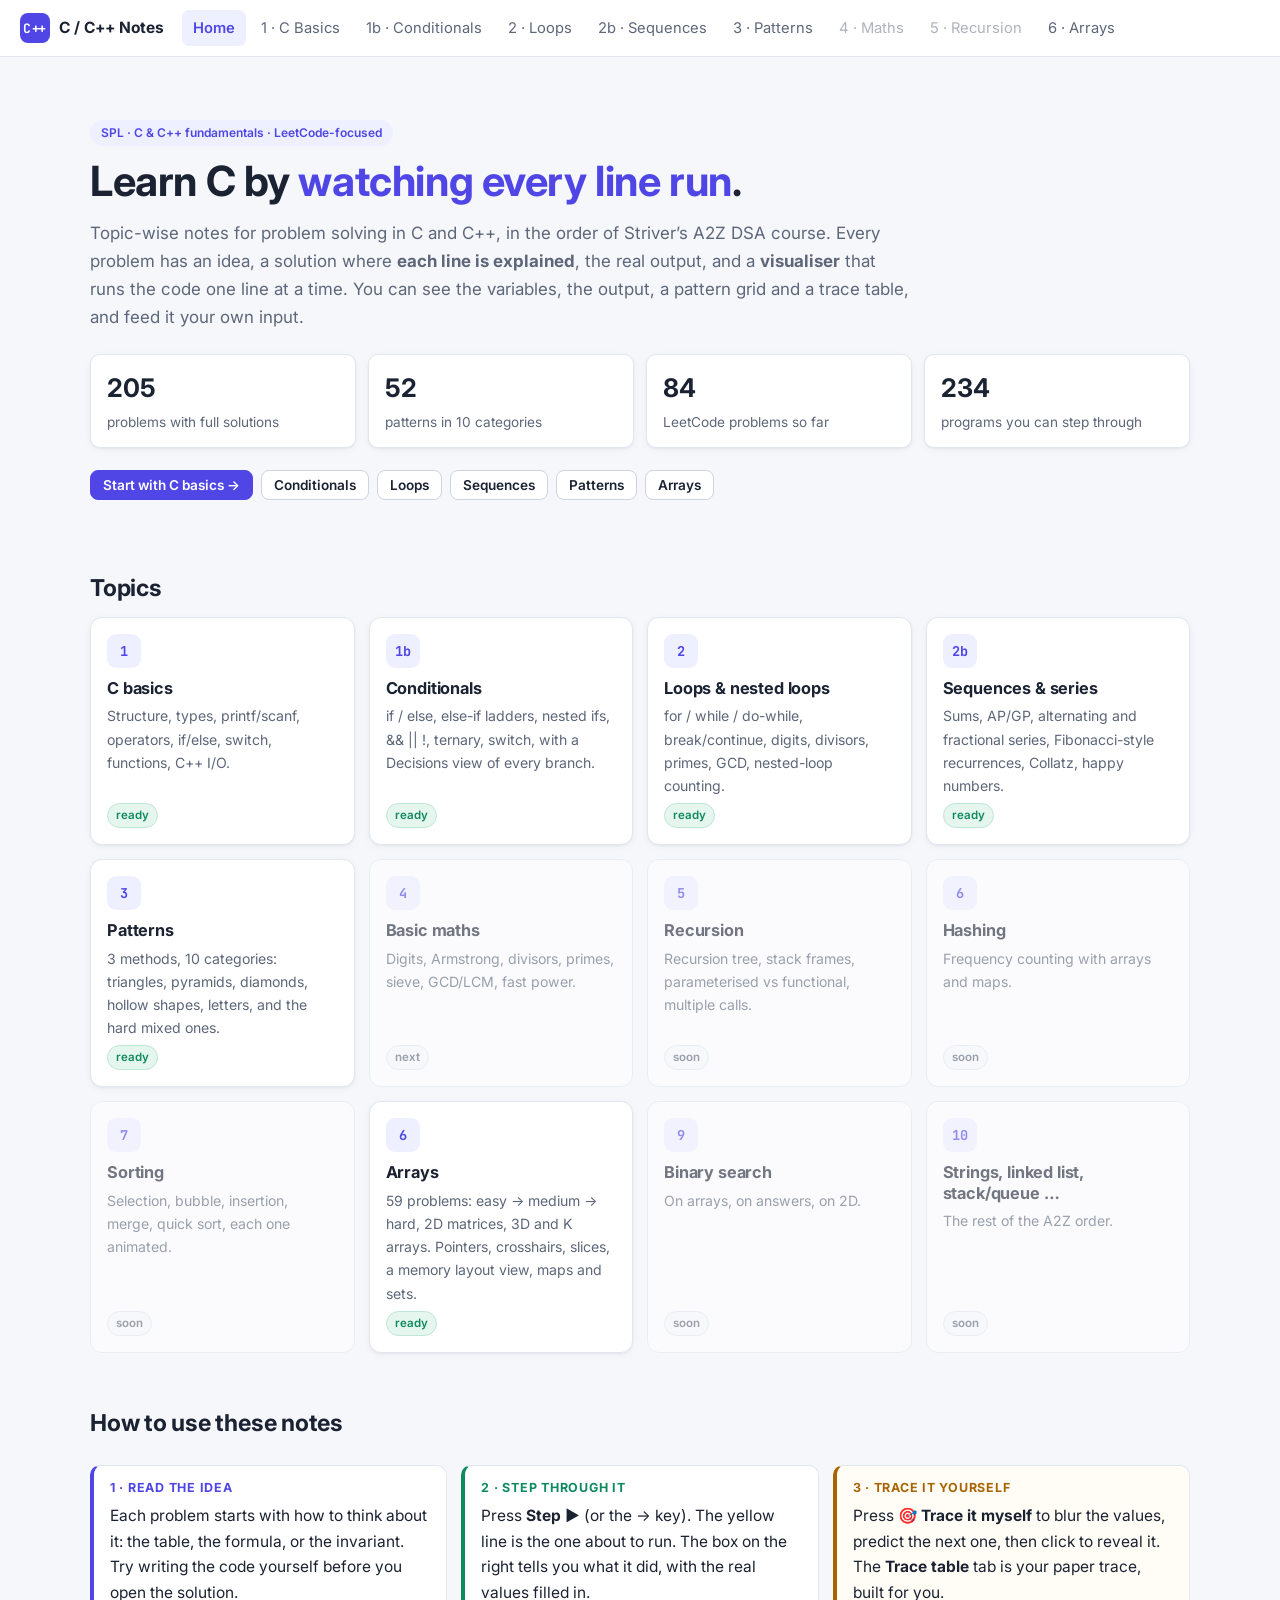
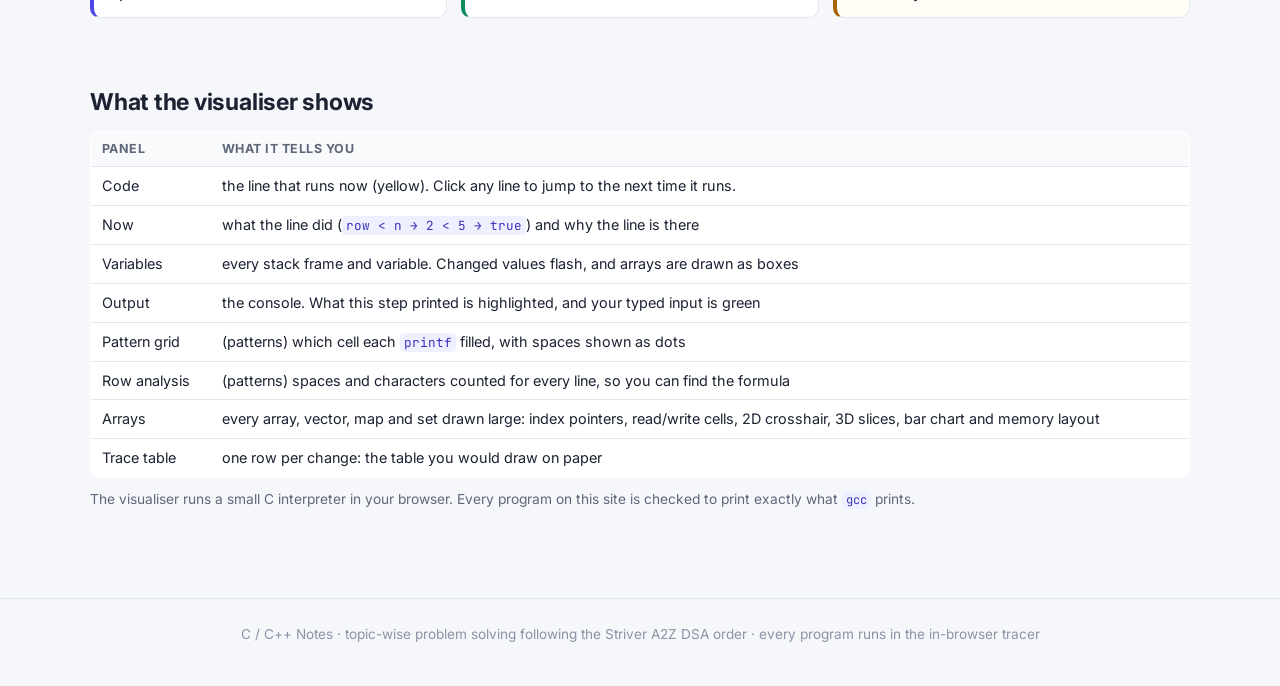
<file: index.html>
<!doctype html>
<html lang="en">
<head>
<meta charset="utf-8">
<meta name="viewport" content="width=device-width, initial-scale=1">
<title>C / C++ Notes — problem solving, line by line</title>
<meta name="description" content="Topic-wise C and C++ problem solving notes following the Striver A2Z DSA order, with a line-by-line code visualiser for every problem.">
<link rel="icon" href="data:image/svg+xml,<svg xmlns='http://www.w3.org/2000/svg' viewBox='0 0 32 32'><rect width='32' height='32' rx='7' fill='%234f46e5'/><text x='16' y='21' font-size='12' text-anchor='middle' fill='white' font-family='monospace' font-weight='700'>C++</text></svg>">
<link rel="preconnect" href="https://fonts.googleapis.com"><link rel="preconnect" href="https://fonts.gstatic.com" crossorigin>
<link href="https://fonts.googleapis.com/css2?family=Inter:wght@400;500;600;700&family=JetBrains+Mono:wght@400;600;700&display=swap" rel="stylesheet">
<link rel="stylesheet" href="assets/css/style.css?v=10">
</head>
<body>
<div class="wrap">
  <main class="main" style="max-width:1100px;margin:0 auto">
    <section class="hero">
      <span class="badge">SPL · C &amp; C++ fundamentals · LeetCode-focused</span>
      <h1>Learn C by <em>watching every line run</em>.</h1>
      <p class="lead">Topic-wise notes for problem solving in C and C++, in the order of Striver’s A2Z DSA course. Every problem has an idea, a solution where <b>each line is explained</b>, the real output, and a <b>visualiser</b> that runs the code one line at a time. You can see the variables, the output, a pattern grid and a trace table, and feed it your own input.</p>
      <div class="stats" id="stats"></div>
      <p style="display:flex;gap:8px;flex-wrap:wrap">
        <a class="btn primary" href="basics.html">Start with C basics →</a>
        <a class="btn" href="conditionals.html">Conditionals</a>
        <a class="btn" href="loops.html">Loops</a>
        <a class="btn" href="sequences.html">Sequences</a>
        <a class="btn" href="patterns.html">Patterns</a>
        <a class="btn" href="arrays.html">Arrays</a>
      </p>
    </section>

    <h2 id="topics">Topics</h2>
    <div class="cards">
      <a class="card" href="basics.html"><span class="ic">1</span><h3>C basics</h3><p>Structure, types, printf/scanf, operators, if/else, switch, functions, C++ I/O.</p><span class="pill easy">ready</span></a>
      <a class="card" href="conditionals.html"><span class="ic">1b</span><h3>Conditionals</h3><p>if / else, else-if ladders, nested ifs, &amp;&amp; || !, ternary, switch, with a Decisions view of every branch.</p><span class="pill easy">ready</span></a>
      <a class="card" href="loops.html"><span class="ic">2</span><h3>Loops &amp; nested loops</h3><p>for / while / do-while, break/continue, digits, divisors, primes, GCD, nested-loop counting.</p><span class="pill easy">ready</span></a>
      <a class="card" href="sequences.html"><span class="ic">2b</span><h3>Sequences &amp; series</h3><p>Sums, AP/GP, alternating and fractional series, Fibonacci-style recurrences, Collatz, happy numbers.</p><span class="pill easy">ready</span></a>
      <a class="card" href="patterns.html"><span class="ic">3</span><h3>Patterns</h3><p>3 methods, 10 categories: triangles, pyramids, diamonds, hollow shapes, letters, and the hard mixed ones.</p><span class="pill easy">ready</span></a>
      <div class="card soon"><span class="ic">4</span><h3>Basic maths</h3><p>Digits, Armstrong, divisors, primes, sieve, GCD/LCM, fast power.</p><span class="pill">next</span></div>
      <div class="card soon"><span class="ic">5</span><h3>Recursion</h3><p>Recursion tree, stack frames, parameterised vs functional, multiple calls.</p><span class="pill">soon</span></div>
      <div class="card soon"><span class="ic">6</span><h3>Hashing</h3><p>Frequency counting with arrays and maps.</p><span class="pill">soon</span></div>
      <div class="card soon"><span class="ic">7</span><h3>Sorting</h3><p>Selection, bubble, insertion, merge, quick sort, each one animated.</p><span class="pill">soon</span></div>
      <a class="card" href="arrays.html"><span class="ic">6</span><h3>Arrays</h3><p>59 problems: easy → medium → hard, 2D matrices, 3D and K arrays. Pointers, crosshairs, slices, a memory layout view, maps and sets.</p><span class="pill easy">ready</span></a>
      <div class="card soon"><span class="ic">9</span><h3>Binary search</h3><p>On arrays, on answers, on 2D.</p><span class="pill">soon</span></div>
      <div class="card soon"><span class="ic">10</span><h3>Strings, linked list, stack/queue …</h3><p>The rest of the A2Z order.</p><span class="pill">soon</span></div>
    </div>

    <h2 id="how">How to use these notes</h2>
    <div class="steps-row">
      <div class="callout"><div class="callout-title">1 · Read the idea</div>Each problem starts with how to think about it: the table, the formula, or the invariant. Try writing the code yourself before you open the solution.</div>
      <div class="callout tip"><div class="callout-title">2 · Step through it</div>Press <b>Step ▶</b> (or the → key). The yellow line is the one about to run. The box on the right tells you what it did, with the real values filled in.</div>
      <div class="callout idea"><div class="callout-title">3 · Trace it yourself</div>Press <b>🎯 Trace it myself</b> to blur the values, predict the next one, then click to reveal it. The <b>Trace table</b> tab is your paper trace, built for you.</div>
    </div>

    <h2 id="viz">What the visualiser shows</h2>
    <table class="tbl">
      <tr><th>panel</th><th>what it tells you</th></tr>
      <tr><td>Code</td><td>the line that runs now (yellow). Click any line to jump to the next time it runs.</td></tr>
      <tr><td>Now</td><td>what the line did (<code>row &lt; n → 2 &lt; 5 → true</code>) and why the line is there</td></tr>
      <tr><td>Variables</td><td>every stack frame and variable. Changed values flash, and arrays are drawn as boxes</td></tr>
      <tr><td>Output</td><td>the console. What this step printed is highlighted, and your typed input is green</td></tr>
      <tr><td>Pattern grid</td><td>(patterns) which cell each <code>printf</code> filled, with spaces shown as dots</td></tr>
      <tr><td>Row analysis</td><td>(patterns) spaces and characters counted for every line, so you can find the formula</td></tr>
      <tr><td>Arrays</td><td>every array, vector, map and set drawn large: index pointers, read/write cells, 2D crosshair, 3D slices, bar chart and memory layout</td></tr>
      <tr><td>Trace table</td><td>one row per change: the table you would draw on paper</td></tr>
    </table>
    <p class="muted small">The visualiser runs a small C interpreter in your browser. Every program on this site is checked to print exactly what <code>gcc</code> prints.</p>
  </main>
</div>
<script src="assets/js/cinterp.js?v=10"></script>
<script src="assets/js/site.js?v=10"></script>
<script src="assets/data/basics.js?v=10"></script>
<script src="assets/data/conditionals.js?v=10"></script>
<script src="assets/data/loops.js?v=10"></script>
<script src="assets/data/sequences.js?v=10"></script>
<script src="assets/data/patterns.js?v=10"></script>
<script src="assets/data/arrays-easy.js?v=10"></script>
<script src="assets/data/arrays-medium.js?v=10"></script>
<script src="assets/data/arrays-matrix.js?v=10"></script>
<script>
document.addEventListener('DOMContentLoaded', function () {
  var all = CN.items.filter(function (d) { return !d.example; });
  var lc = all.filter(function (d) { return d.lc; }).length;
  var pats = all.filter(function (d) { return /^patterns/.test(d.group); }).length;
  var stats = [[all.length, 'problems with full solutions'], [pats, 'patterns in 10 categories'], [lc, 'LeetCode problems so far'], [CN.items.length, 'programs you can step through']];
  document.getElementById('stats').innerHTML = stats.map(function (s) { return '<div class="stat"><b>' + s[0] + '</b><span>' + s[1] + '</span></div>'; }).join('');
});
</script>
</body>
</html>
</file>
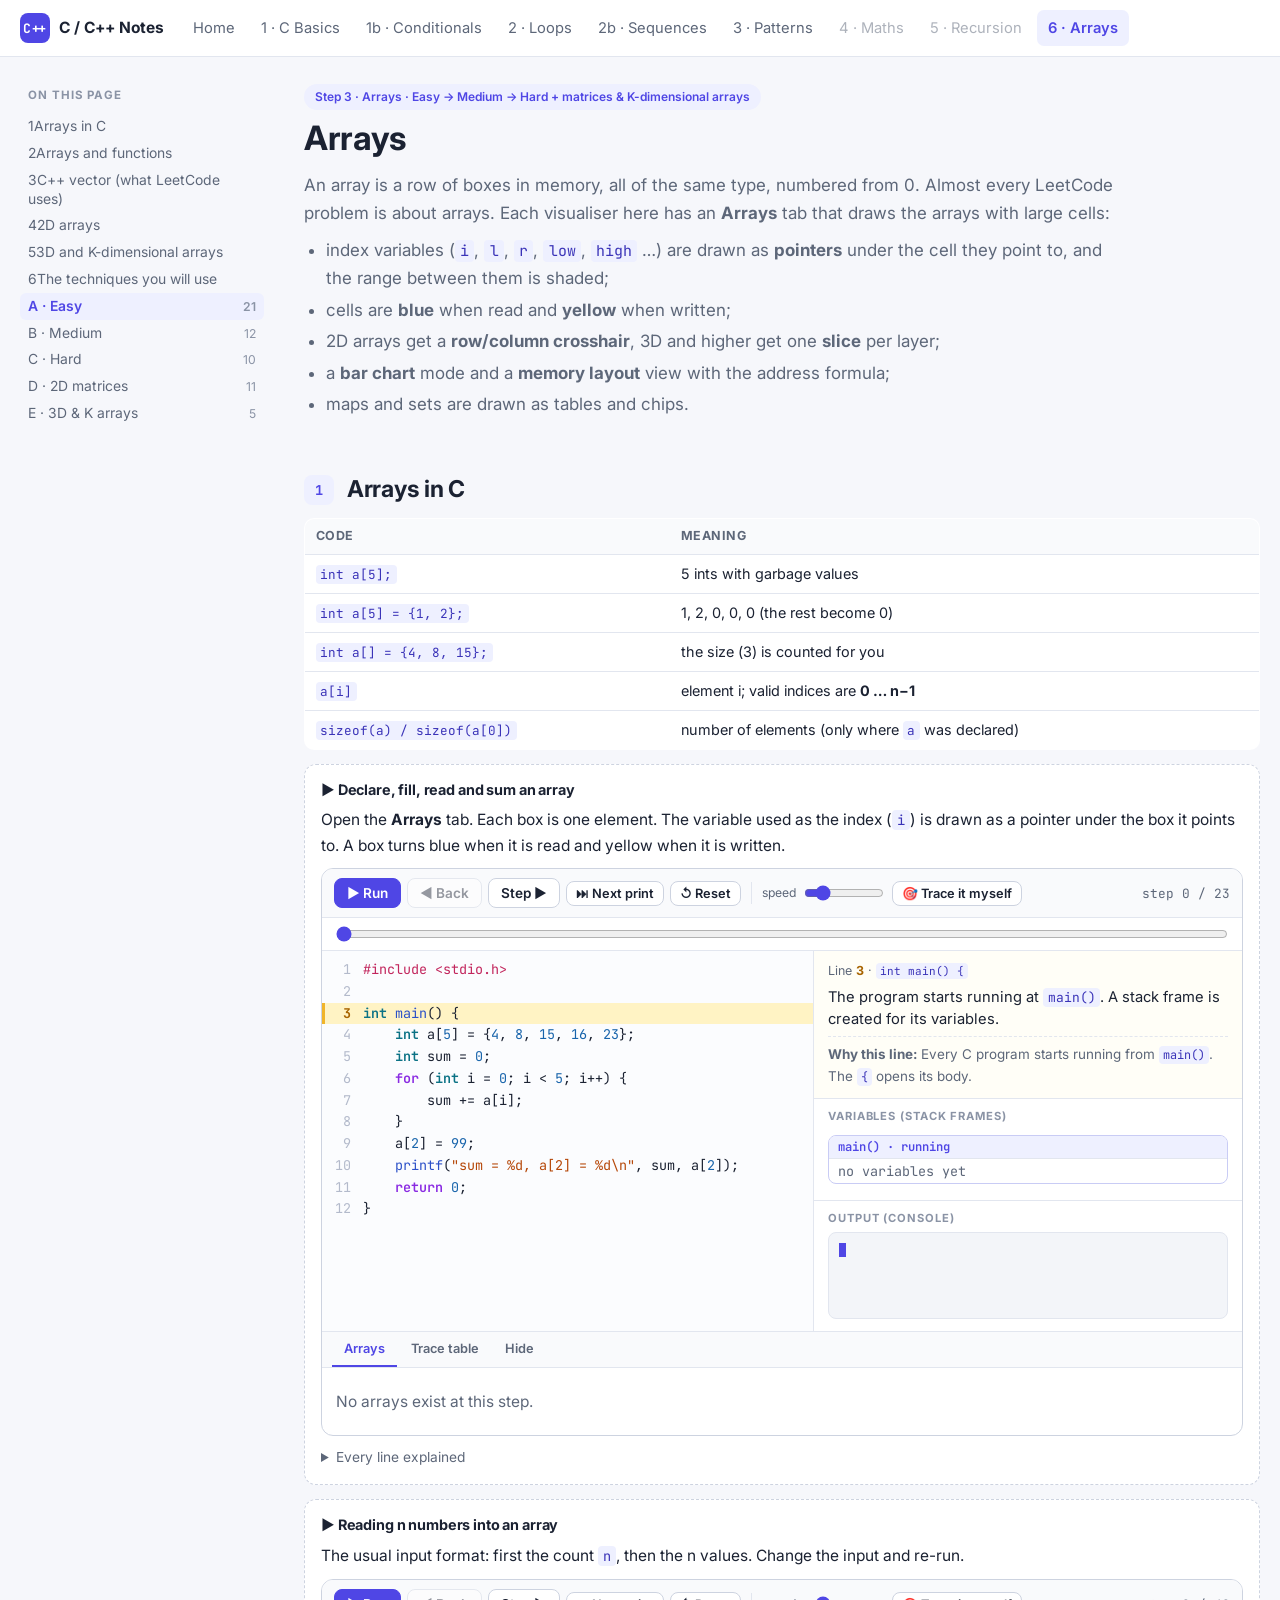
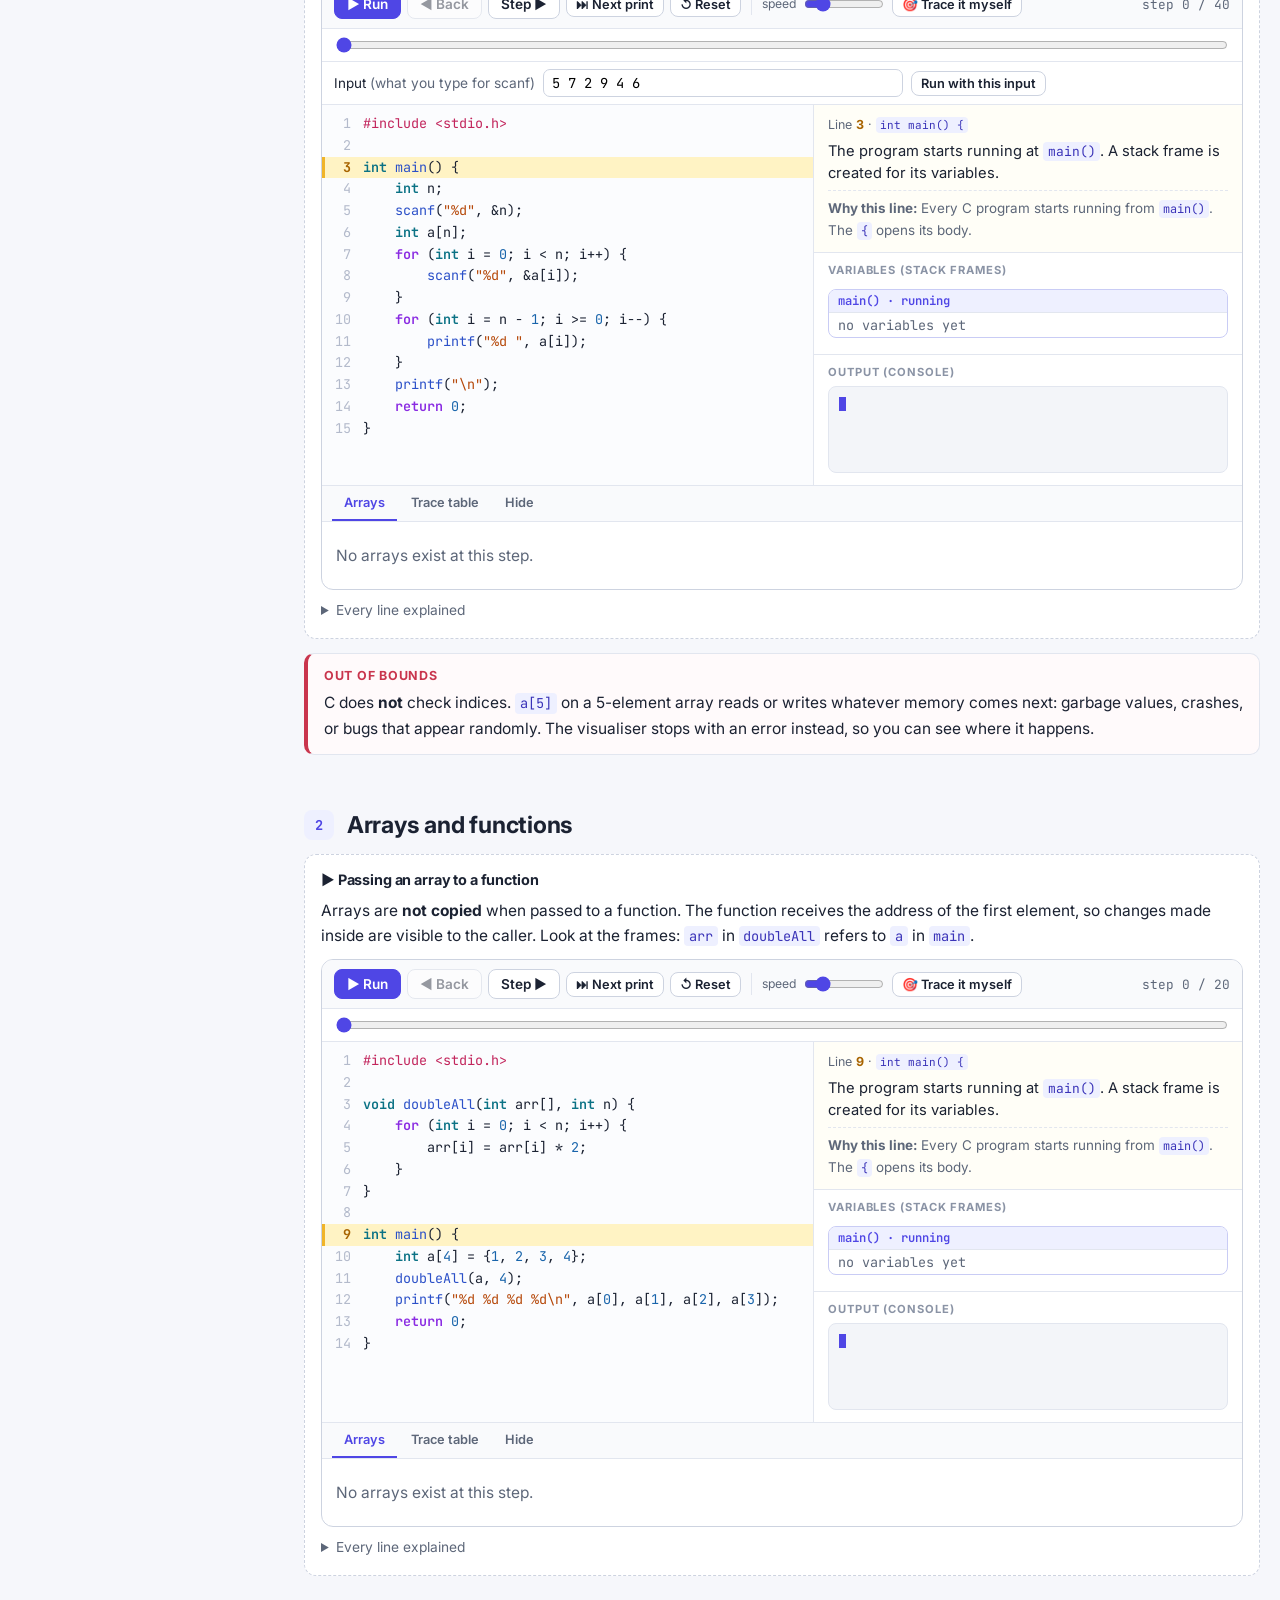
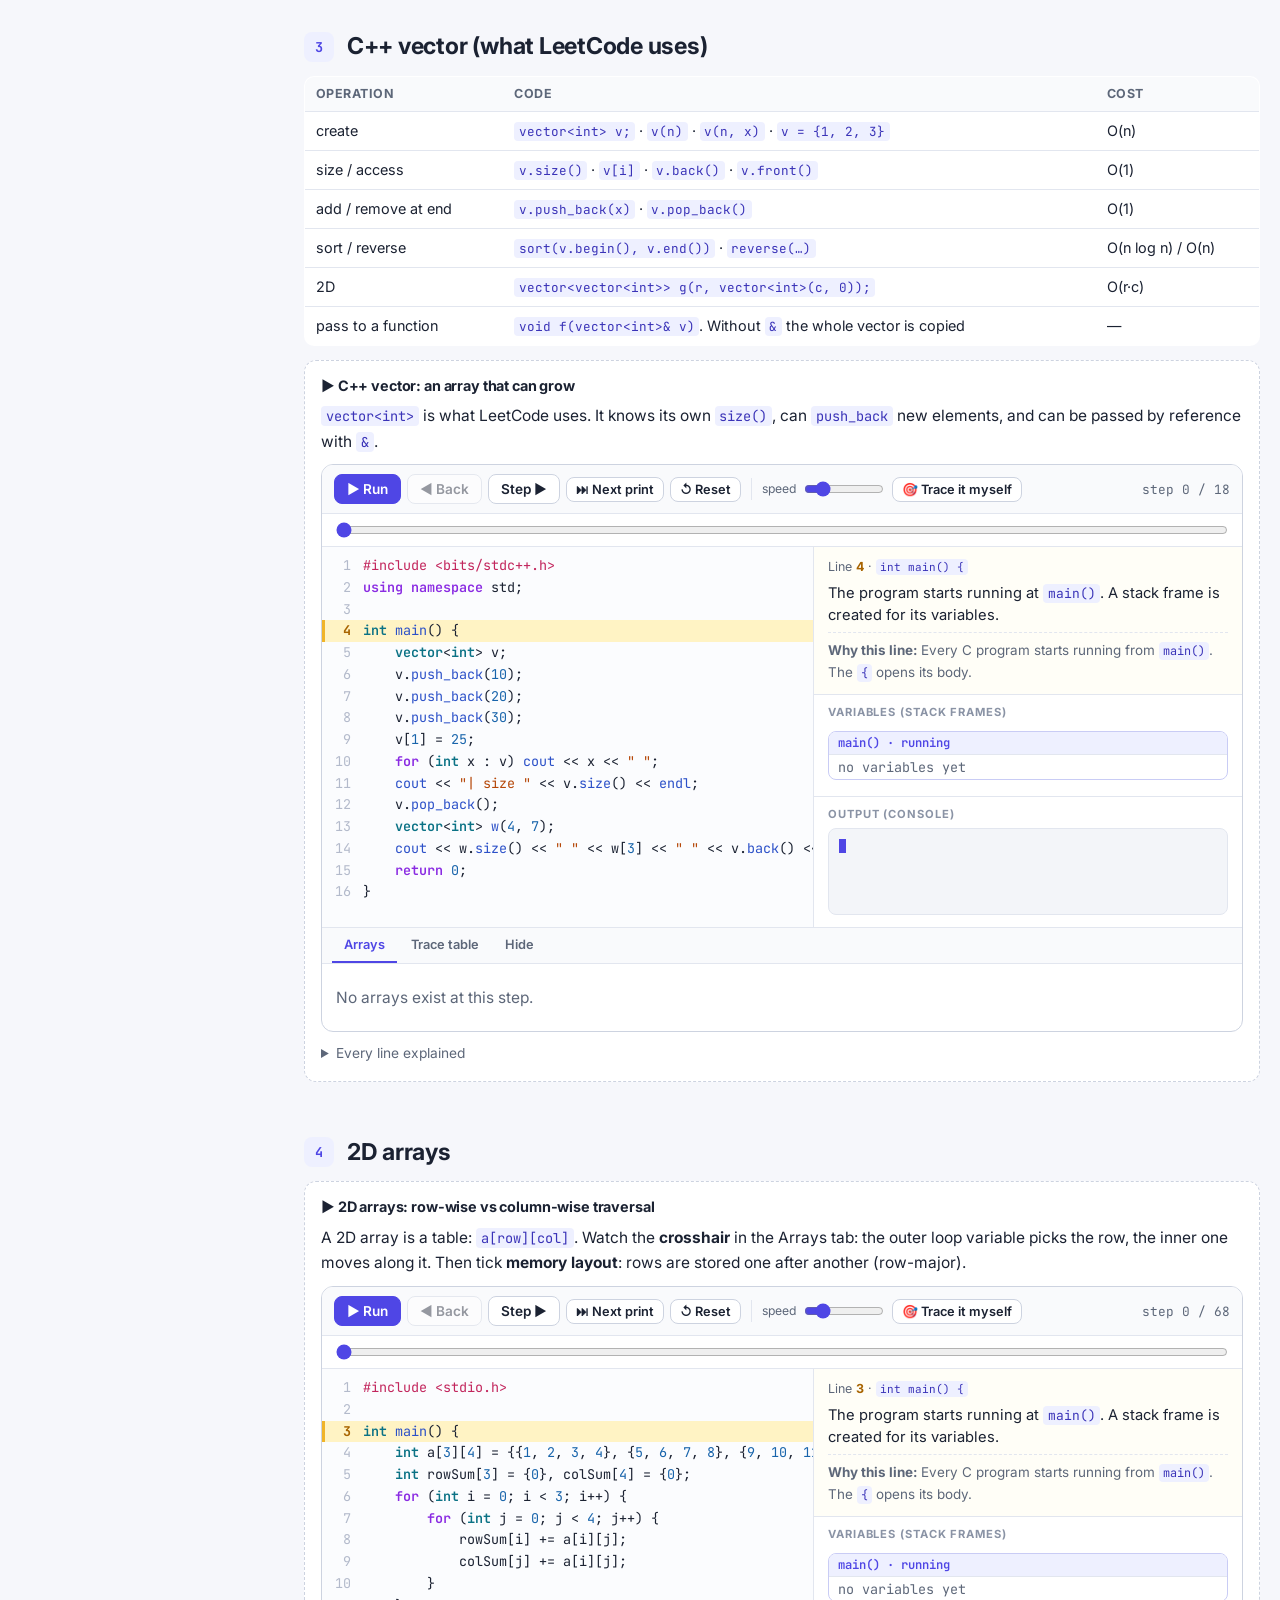
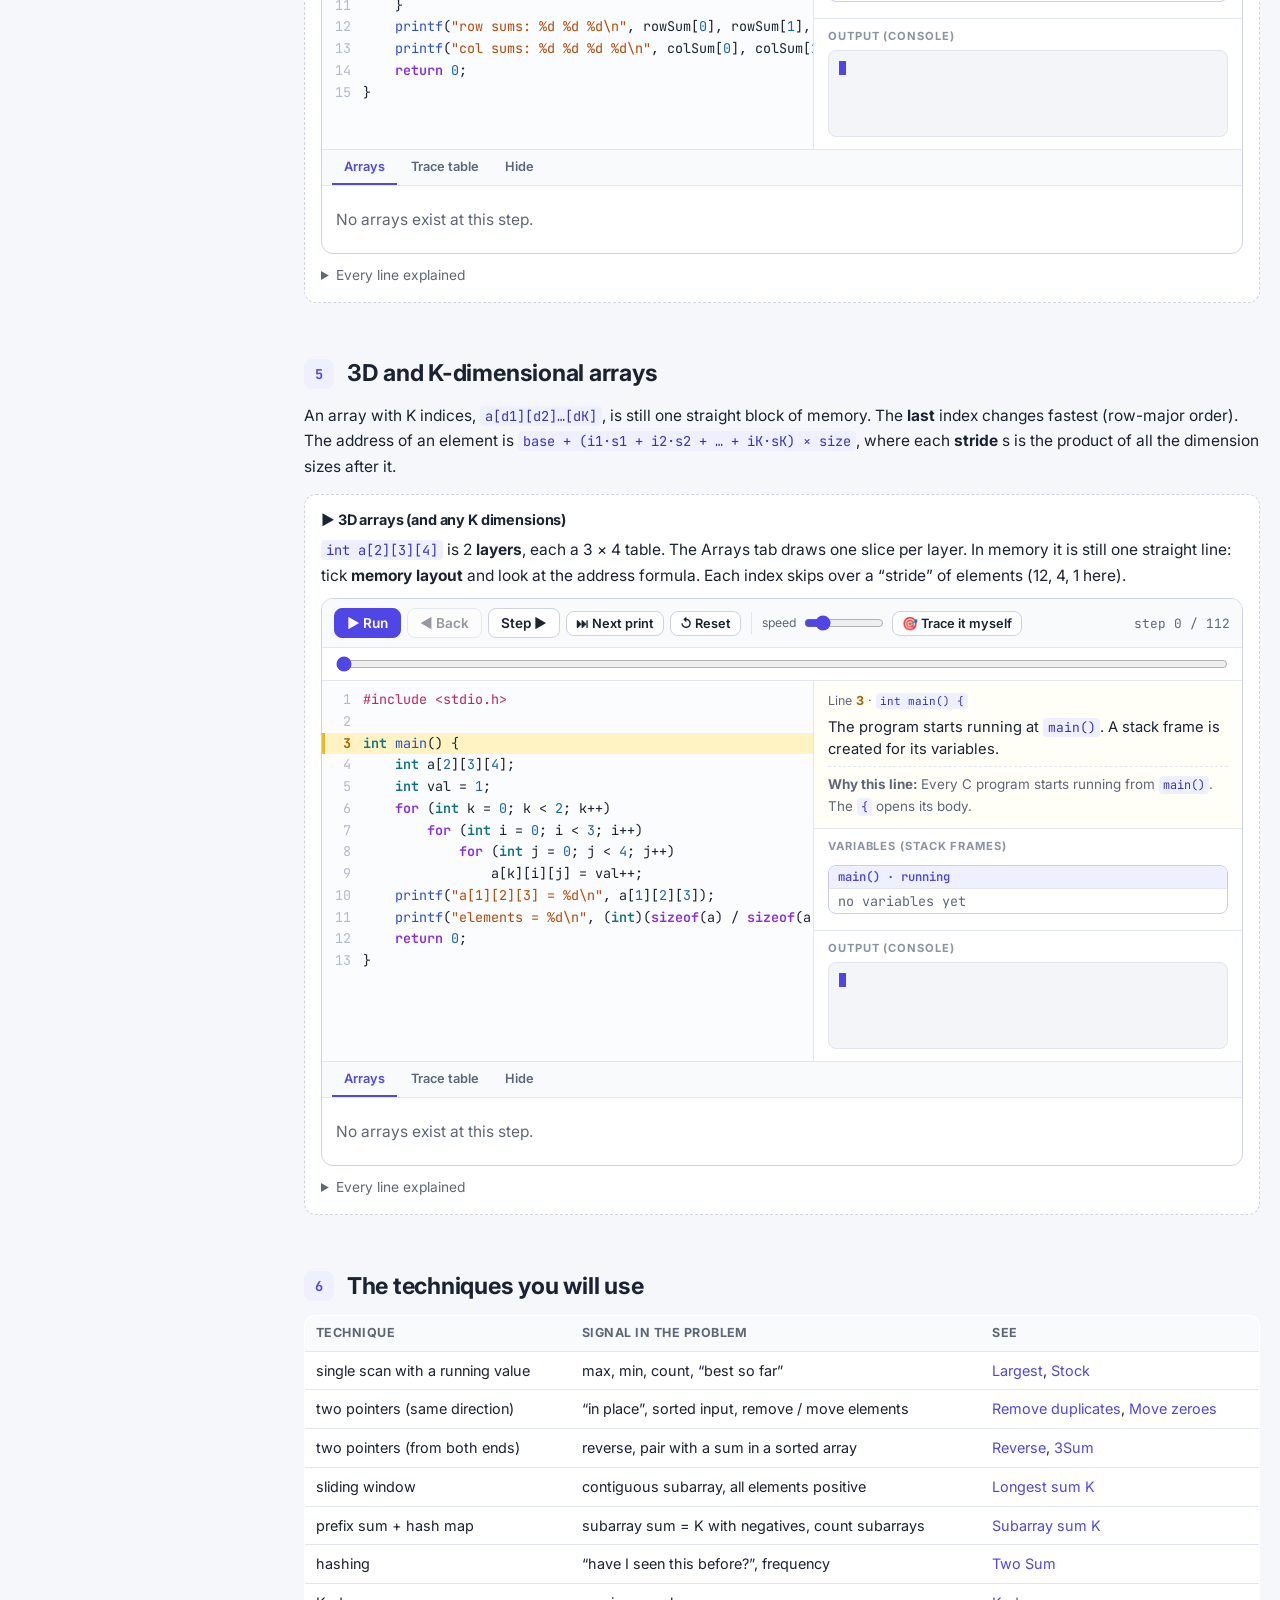
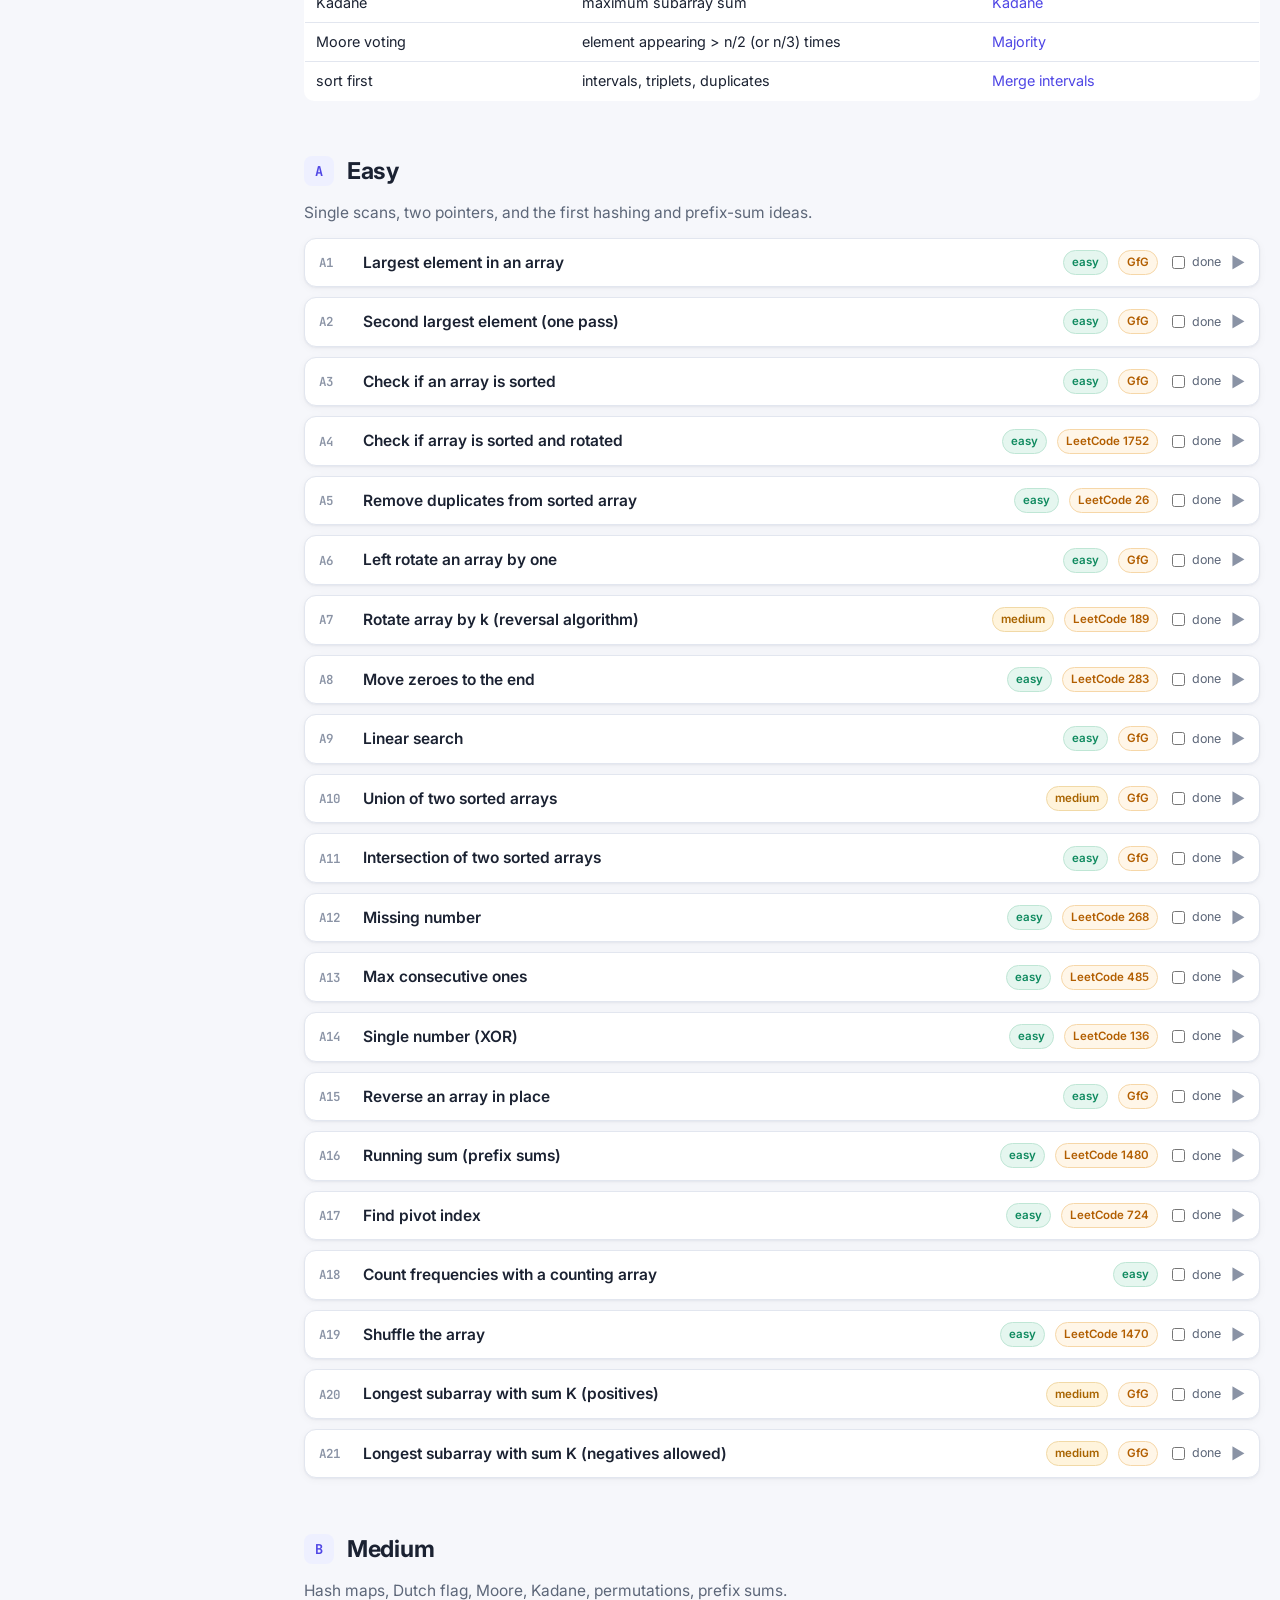
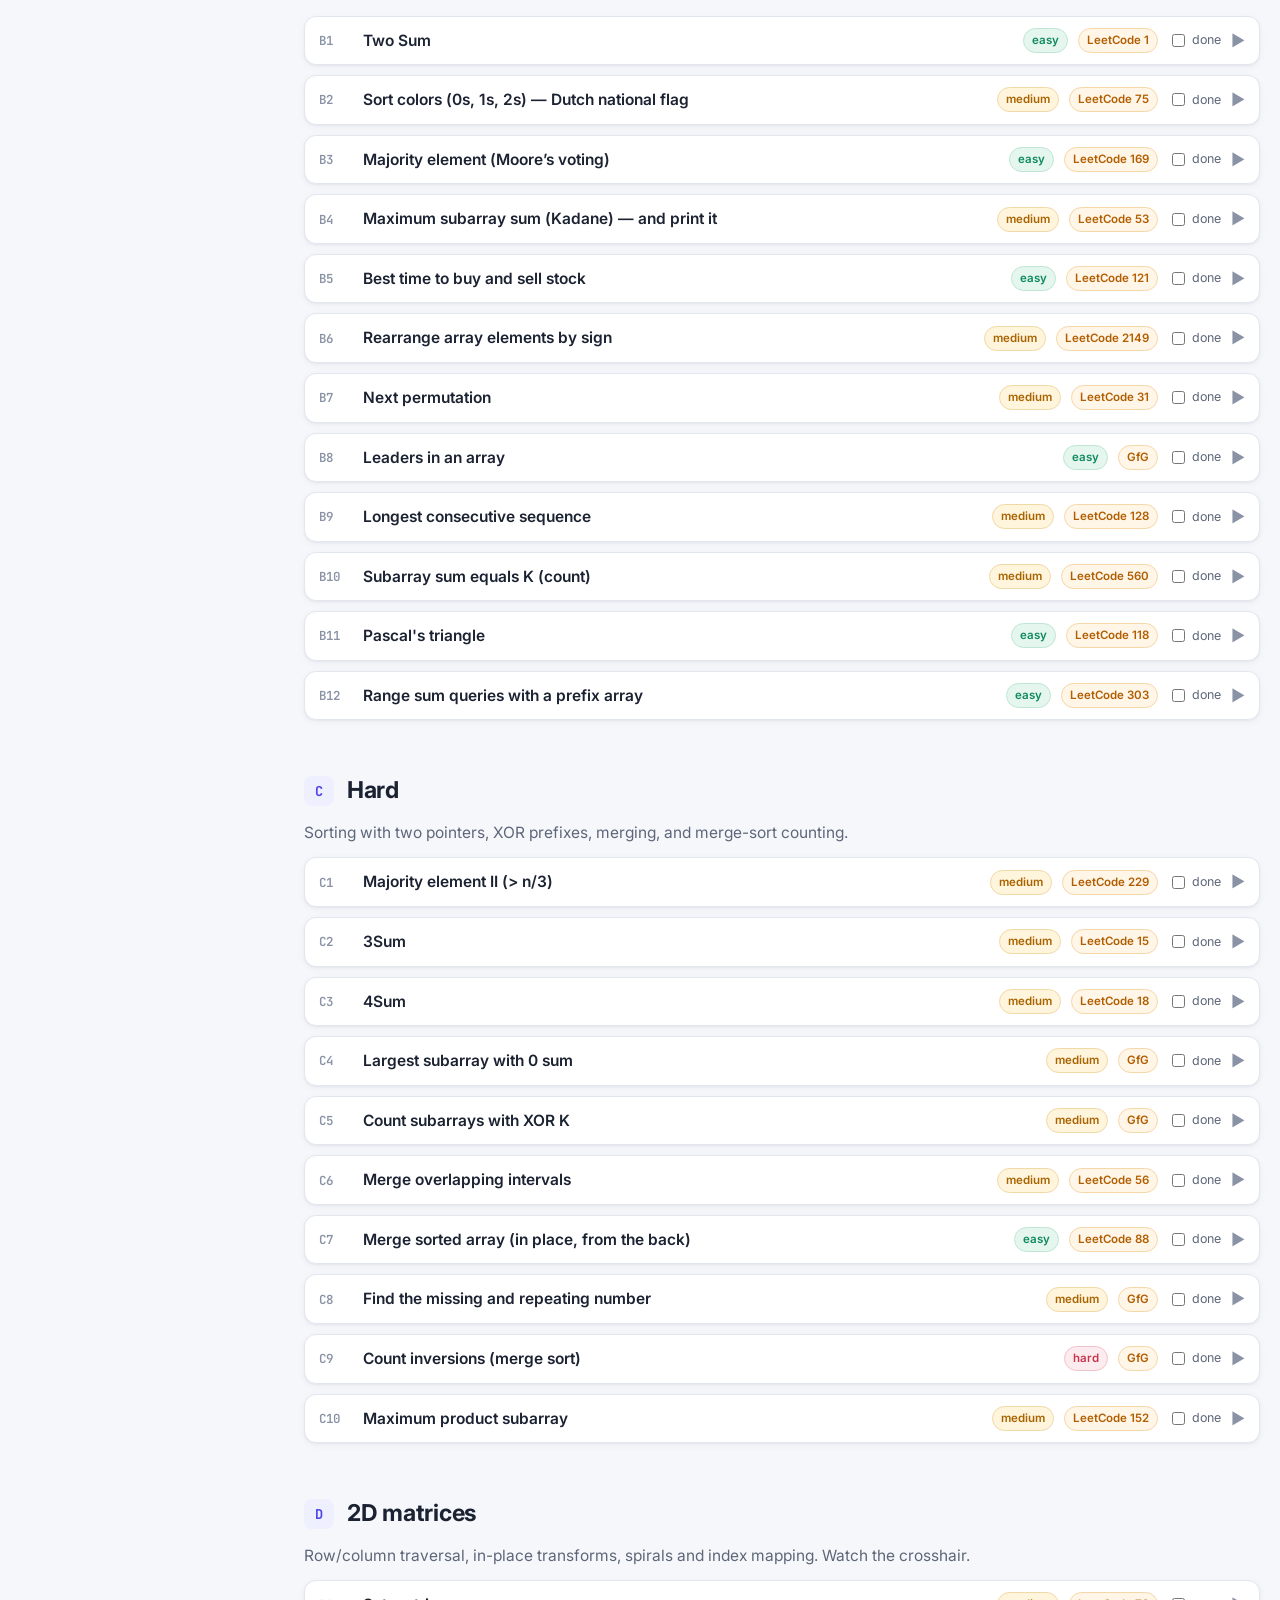
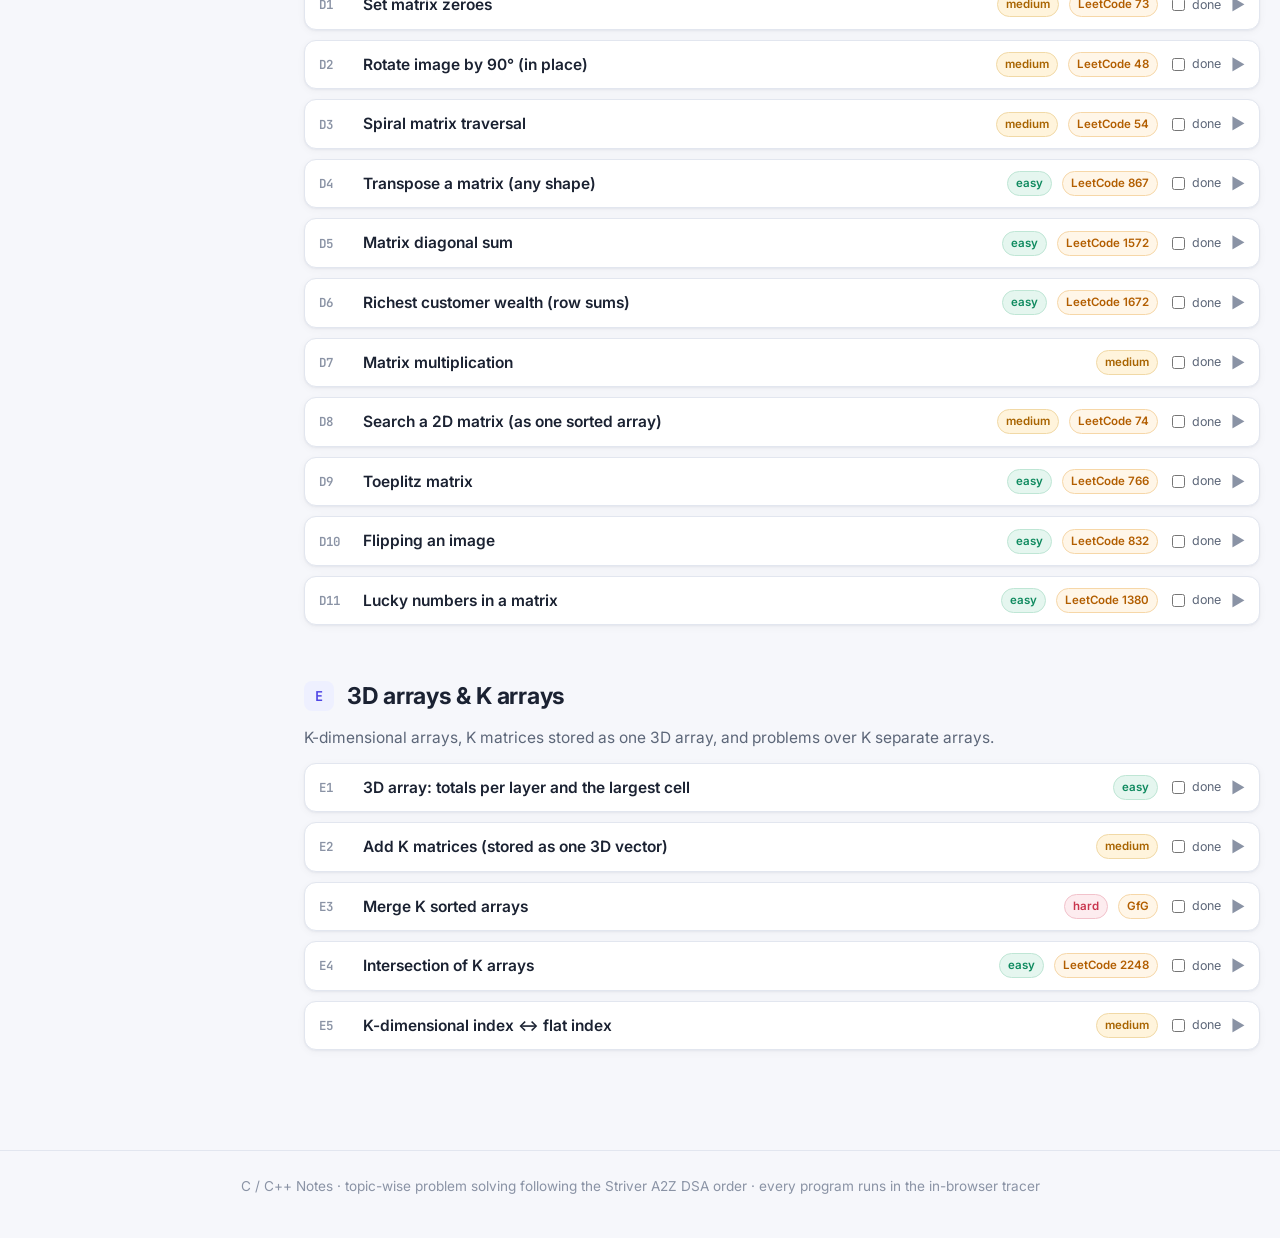
<file: arrays.html>
<!doctype html>
<html lang="en">
<head>
<meta charset="utf-8">
<meta name="viewport" content="width=device-width, initial-scale=1">
<title>Arrays — C / C++ Notes</title>
<meta name="description" content="Arrays in C and C++: 1D, 2D, 3D and K-dimensional arrays, vectors, hashing, two pointers, prefix sums, Kadane, matrices — every Striver A2Z array problem visualised.">
<link rel="icon" href="data:image/svg+xml,<svg xmlns='http://www.w3.org/2000/svg' viewBox='0 0 32 32'><rect width='32' height='32' rx='7' fill='%234f46e5'/><text x='16' y='21' font-size='12' text-anchor='middle' fill='white' font-family='monospace' font-weight='700'>C++</text></svg>">
<link rel="preconnect" href="https://fonts.googleapis.com"><link rel="preconnect" href="https://fonts.gstatic.com" crossorigin>
<link href="https://fonts.googleapis.com/css2?family=Inter:wght@400;500;600;700&family=JetBrains+Mono:wght@400;600;700&display=swap" rel="stylesheet">
<link rel="stylesheet" href="assets/css/style.css?v=10">
</head>
<body>
<div class="wrap layout">
  <aside class="sidebar"></aside>
  <main class="main">
    <span class="badge">Step 3 · Arrays · Easy → Medium → Hard + matrices &amp; K-dimensional arrays</span>
    <h1>Arrays</h1>
    <p class="lead">An array is a row of boxes in memory, all of the same type, numbered from 0. Almost every LeetCode problem is about arrays. Each visualiser here has an <b>Arrays</b> tab that draws the arrays with large cells:</p>
    <ul class="lead" style="margin-top:0">
      <li>index variables (<code>i</code>, <code>l</code>, <code>r</code>, <code>low</code>, <code>high</code> …) are drawn as <b>pointers</b> under the cell they point to, and the range between them is shaded;</li>
      <li>cells are <b>blue</b> when read and <b>yellow</b> when written;</li>
      <li>2D arrays get a <b>row/column crosshair</b>, 3D and higher get one <b>slice</b> per layer;</li>
      <li>a <b>bar chart</b> mode and a <b>memory layout</b> view with the address formula;</li>
      <li>maps and sets are drawn as tables and chips.</li>
    </ul>

    <h2 id="basics"><span class="secnum">1</span>Arrays in C</h2>
    <table class="tbl"><tr><th>code</th><th>meaning</th></tr>
      <tr><td><code>int a[5];</code></td><td>5 ints with garbage values</td></tr>
      <tr><td><code>int a[5] = {1, 2};</code></td><td>1, 2, 0, 0, 0 (the rest become 0)</td></tr>
      <tr><td><code>int a[] = {4, 8, 15};</code></td><td>the size (3) is counted for you</td></tr>
      <tr><td><code>a[i]</code></td><td>element i; valid indices are <b>0 … n−1</b></td></tr>
      <tr><td><code>sizeof(a) / sizeof(a[0])</code></td><td>number of elements (only where <code>a</code> was declared)</td></tr>
    </table>
    <div data-example="ex-arr-basics"></div>
    <div data-example="ex-arr-input"></div>
    <div class="callout trap"><div class="callout-title">Out of bounds</div>C does <b>not</b> check indices. <code>a[5]</code> on a 5-element array reads or writes whatever memory comes next: garbage values, crashes, or bugs that appear randomly. The visualiser stops with an error instead, so you can see where it happens.</div>

    <h2 id="functions"><span class="secnum">2</span>Arrays and functions</h2>
    <div data-example="ex-arr-func"></div>

    <h2 id="vector"><span class="secnum">3</span>C++ vector (what LeetCode uses)</h2>
    <table class="tbl"><tr><th>operation</th><th>code</th><th>cost</th></tr>
      <tr><td>create</td><td><code>vector&lt;int&gt; v;</code> · <code>v(n)</code> · <code>v(n, x)</code> · <code>v = {1, 2, 3}</code></td><td>O(n)</td></tr>
      <tr><td>size / access</td><td><code>v.size()</code> · <code>v[i]</code> · <code>v.back()</code> · <code>v.front()</code></td><td>O(1)</td></tr>
      <tr><td>add / remove at end</td><td><code>v.push_back(x)</code> · <code>v.pop_back()</code></td><td>O(1)</td></tr>
      <tr><td>sort / reverse</td><td><code>sort(v.begin(), v.end())</code> · <code>reverse(…)</code></td><td>O(n log n) / O(n)</td></tr>
      <tr><td>2D</td><td><code>vector&lt;vector&lt;int&gt;&gt; g(r, vector&lt;int&gt;(c, 0));</code></td><td>O(r·c)</td></tr>
      <tr><td>pass to a function</td><td><code>void f(vector&lt;int&gt;&amp; v)</code>. Without <code>&amp;</code> the whole vector is copied</td><td>—</td></tr>
    </table>
    <div data-example="ex-vector"></div>

    <h2 id="2d"><span class="secnum">4</span>2D arrays</h2>
    <div data-example="ex-2d"></div>

    <h2 id="kd"><span class="secnum">5</span>3D and K-dimensional arrays</h2>
    <p>An array with K indices, <code>a[d1][d2]…[dK]</code>, is still one straight block of memory. The <b>last</b> index changes fastest (row-major order). The address of an element is <code>base + (i1·s1 + i2·s2 + … + iK·sK) × size</code>, where each <b>stride</b> s is the product of all the dimension sizes after it.</p>
    <div data-example="ex-3d"></div>

    <h2 id="techniques"><span class="secnum">6</span>The techniques you will use</h2>
    <table class="tbl"><tr><th>technique</th><th>signal in the problem</th><th>see</th></tr>
      <tr><td>single scan with a running value</td><td>max, min, count, “best so far”</td><td><a href="#ar-largest">Largest</a>, <a href="#ar-stock">Stock</a></td></tr>
      <tr><td>two pointers (same direction)</td><td>“in place”, sorted input, remove / move elements</td><td><a href="#ar-rm-dup">Remove duplicates</a>, <a href="#ar-zeros">Move zeroes</a></td></tr>
      <tr><td>two pointers (from both ends)</td><td>reverse, pair with a sum in a sorted array</td><td><a href="#ar-reverse">Reverse</a>, <a href="#ar-3sum">3Sum</a></td></tr>
      <tr><td>sliding window</td><td>contiguous subarray, all elements positive</td><td><a href="#ar-longest-k-pos">Longest sum K</a></td></tr>
      <tr><td>prefix sum + hash map</td><td>subarray sum = K with negatives, count subarrays</td><td><a href="#ar-subarray-k">Subarray sum K</a></td></tr>
      <tr><td>hashing</td><td>“have I seen this before?”, frequency</td><td><a href="#ar-two-sum">Two Sum</a></td></tr>
      <tr><td>Kadane</td><td>maximum subarray sum</td><td><a href="#ar-kadane">Kadane</a></td></tr>
      <tr><td>Moore voting</td><td>element appearing &gt; n/2 (or n/3) times</td><td><a href="#ar-majority">Majority</a></td></tr>
      <tr><td>sort first</td><td>intervals, triplets, duplicates</td><td><a href="#ar-merge-int">Merge intervals</a></td></tr>
    </table>

    <section><h2 id="p-a" data-short="A · Easy"><span class="secnum">A</span>Easy</h2>
      <p class="muted">Single scans, two pointers, and the first hashing and prefix-sum ideas.</p>
      <div class="plist" data-group="arr:A" data-prefix="A"></div></section>
    <section><h2 id="p-b" data-short="B · Medium"><span class="secnum">B</span>Medium</h2>
      <p class="muted">Hash maps, Dutch flag, Moore, Kadane, permutations, prefix sums.</p>
      <div class="plist" data-group="arr:B" data-prefix="B"></div></section>
    <section><h2 id="p-c" data-short="C · Hard"><span class="secnum">C</span>Hard</h2>
      <p class="muted">Sorting with two pointers, XOR prefixes, merging, and merge-sort counting.</p>
      <div class="plist" data-group="arr:C" data-prefix="C"></div></section>
    <section><h2 id="p-d" data-short="D · 2D matrices"><span class="secnum">D</span>2D matrices</h2>
      <p class="muted">Row/column traversal, in-place transforms, spirals and index mapping. Watch the crosshair.</p>
      <div class="plist" data-group="arr:D" data-prefix="D"></div></section>
    <section><h2 id="p-e" data-short="E · 3D & K arrays"><span class="secnum">E</span>3D arrays &amp; K arrays</h2>
      <p class="muted">K-dimensional arrays, K matrices stored as one 3D array, and problems over K separate arrays.</p>
      <div class="plist" data-group="arr:E" data-prefix="E"></div></section>
  </main>
</div>
<script src="assets/js/cinterp.js?v=10"></script>
<script src="assets/js/site.js?v=10"></script>
<script src="assets/js/viz.js?v=10"></script>
<script src="assets/data/arrays-easy.js?v=10"></script>
<script src="assets/data/arrays-medium.js?v=10"></script>
<script src="assets/data/arrays-matrix.js?v=10"></script>
</body>
</html>
</file>
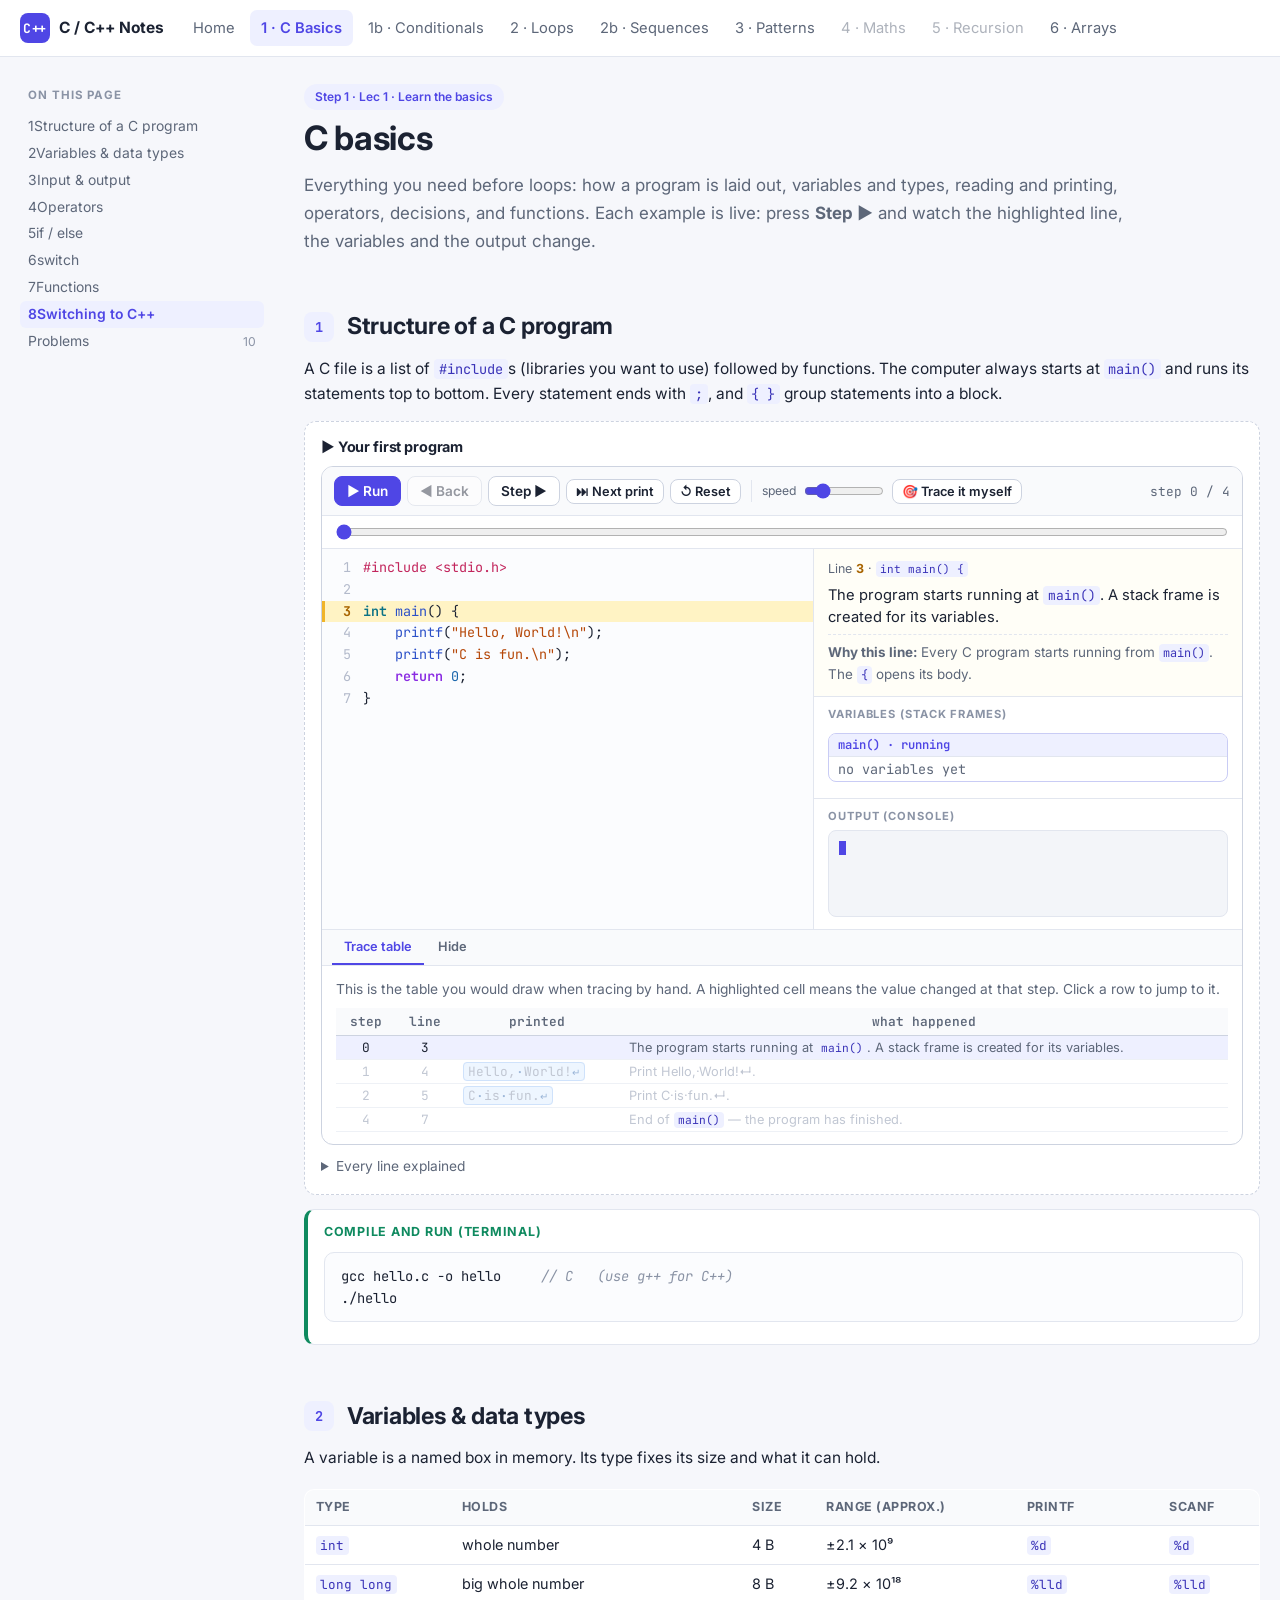
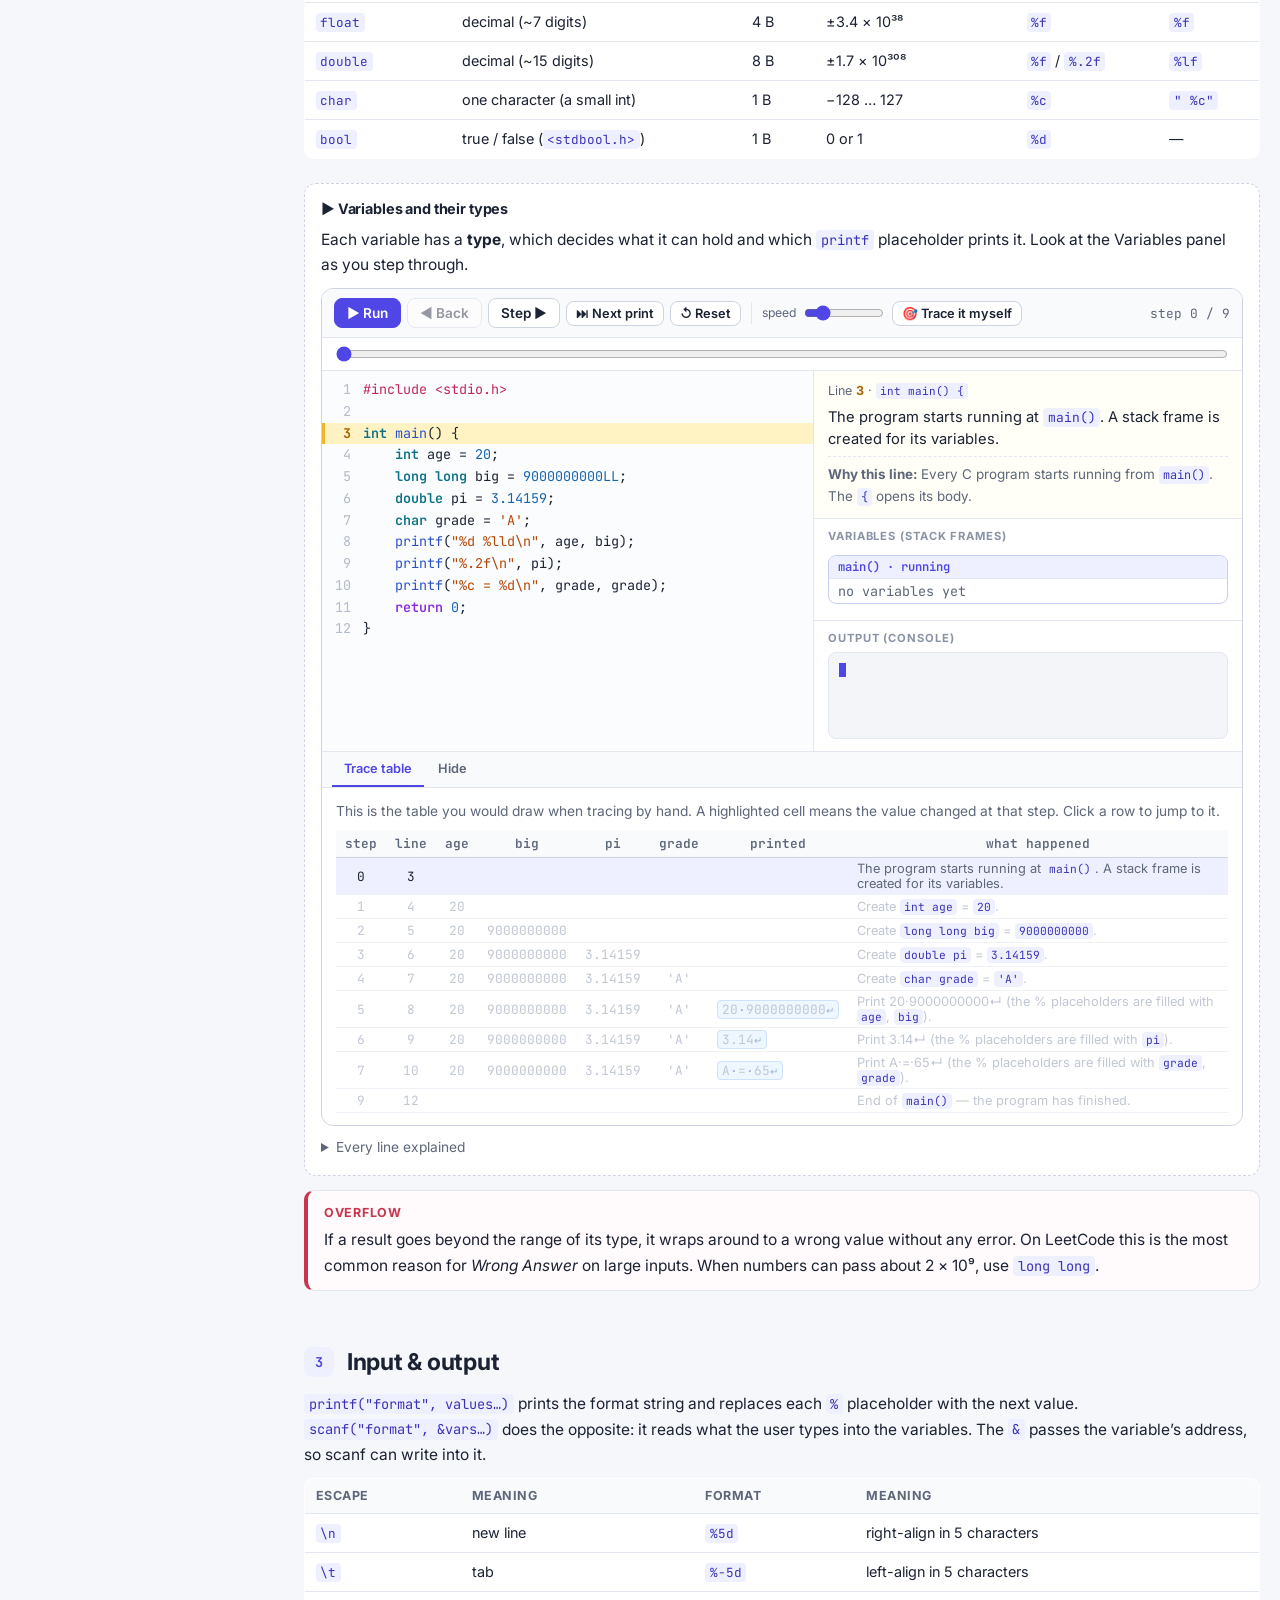
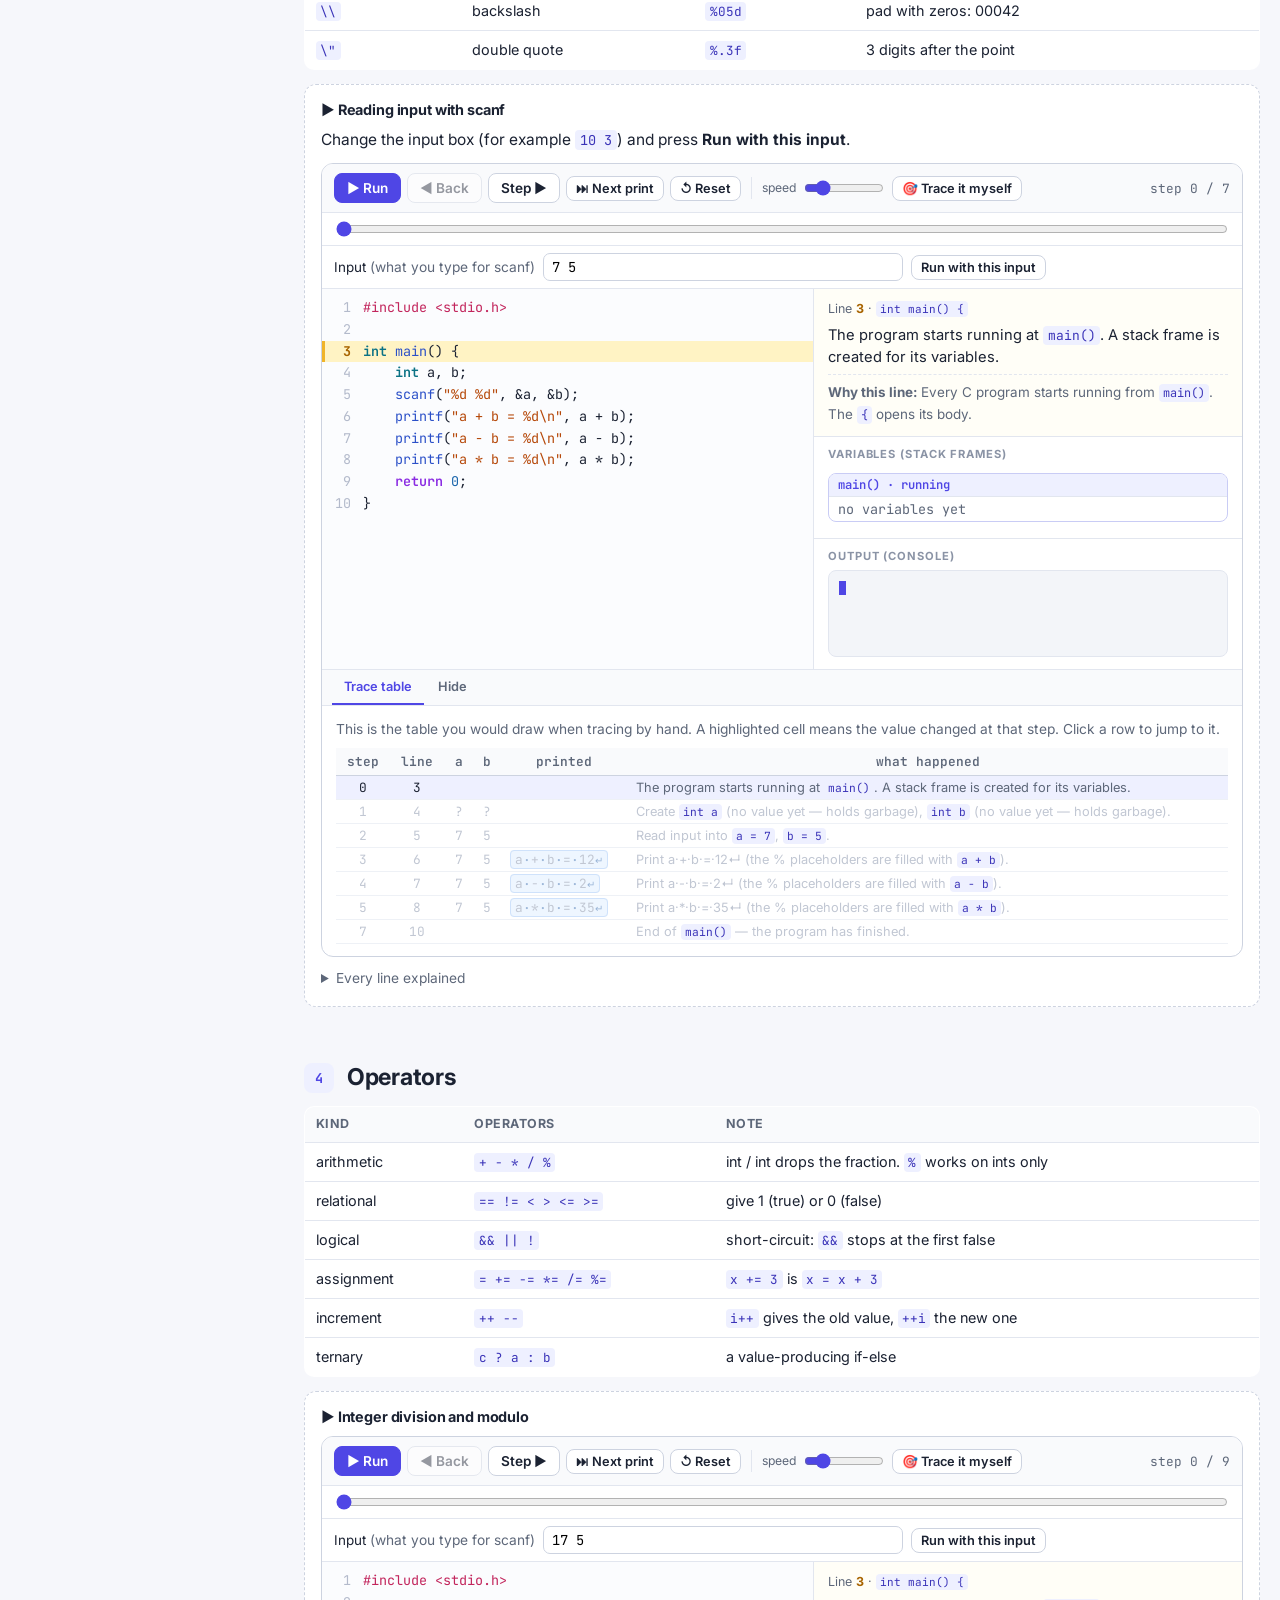
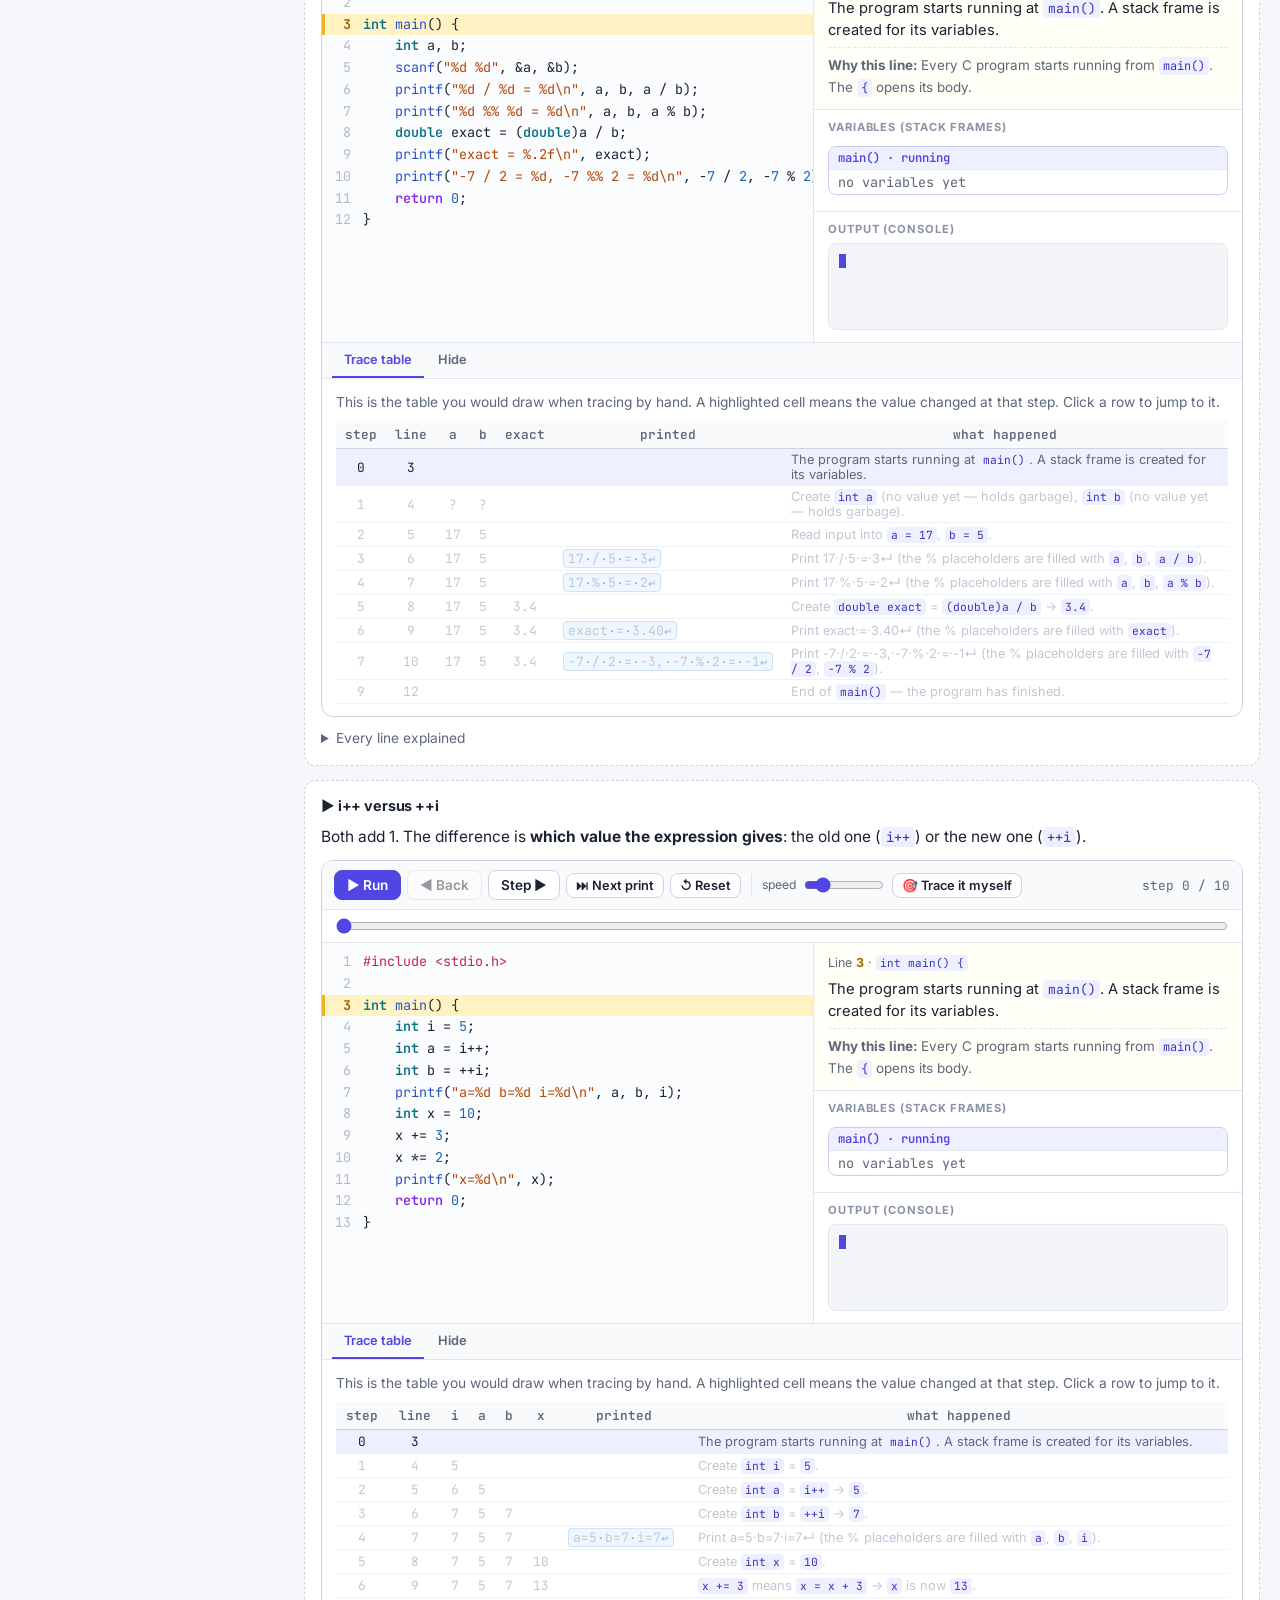
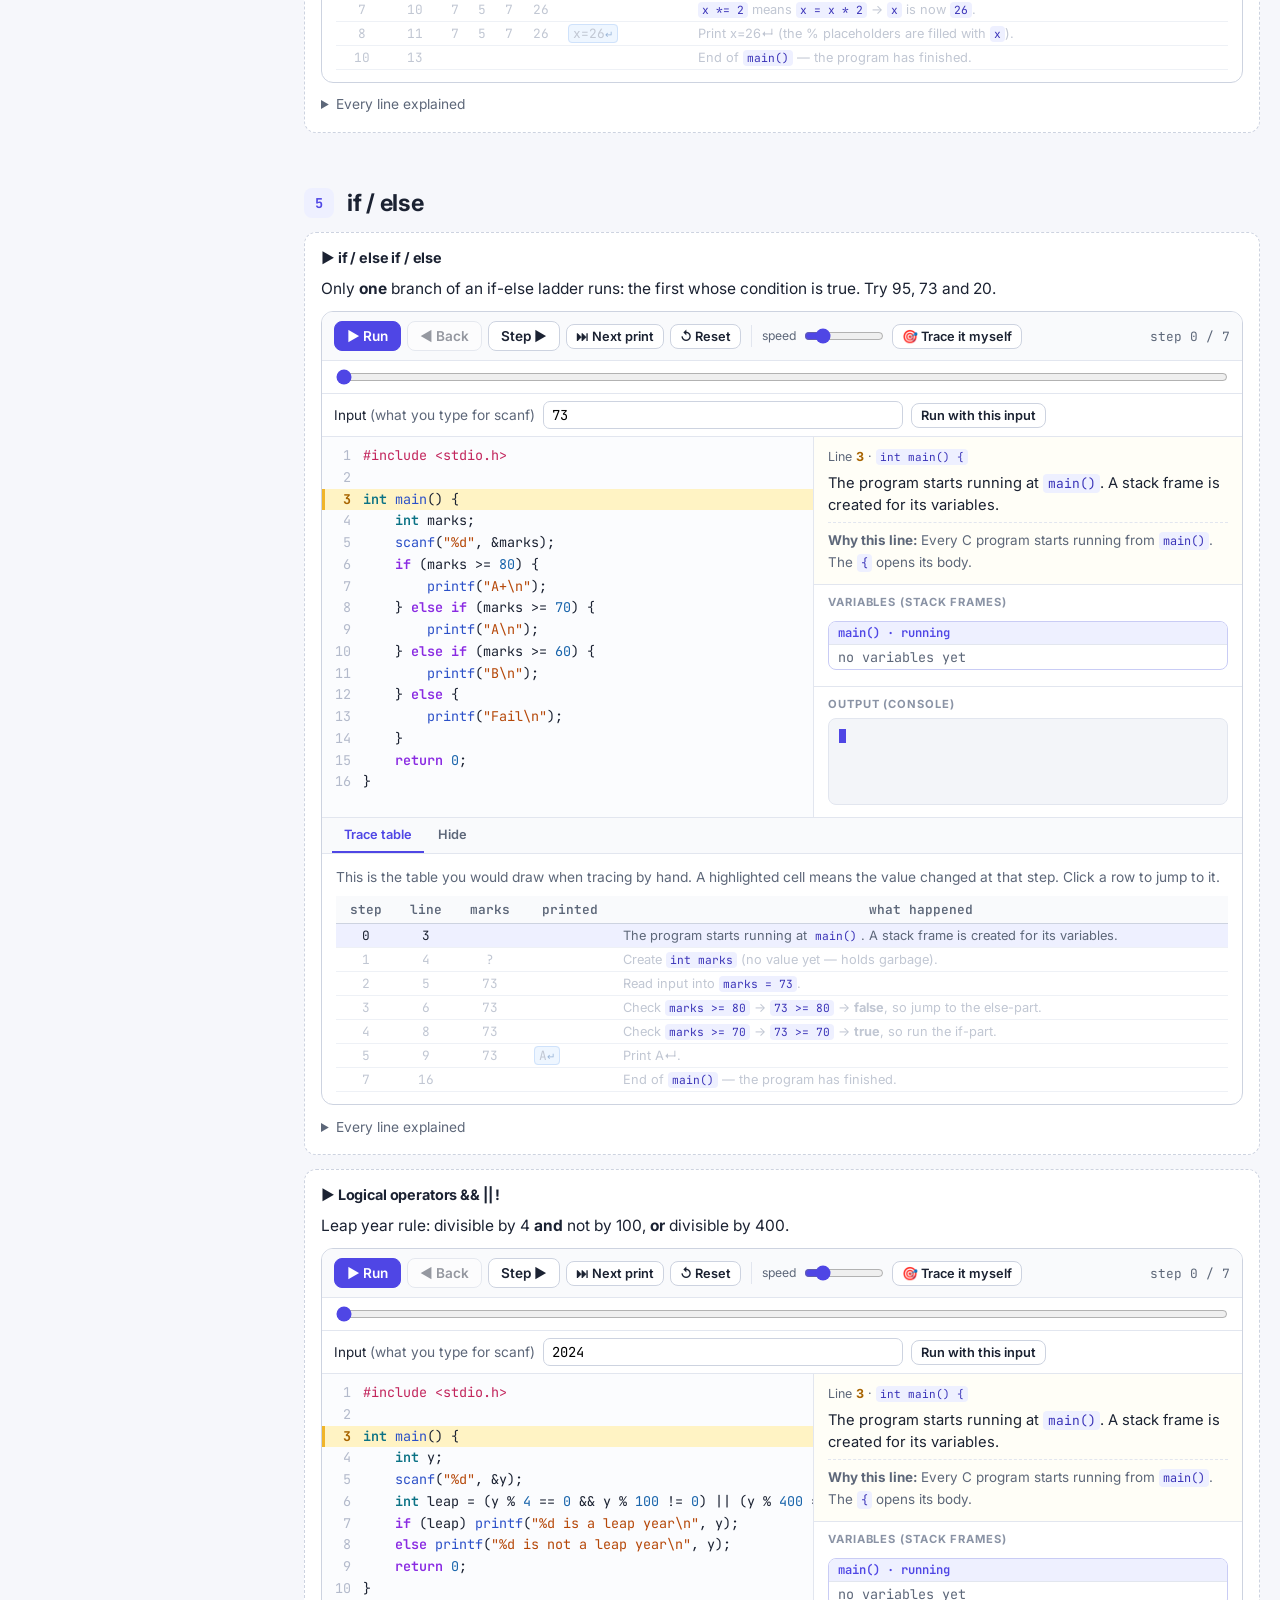
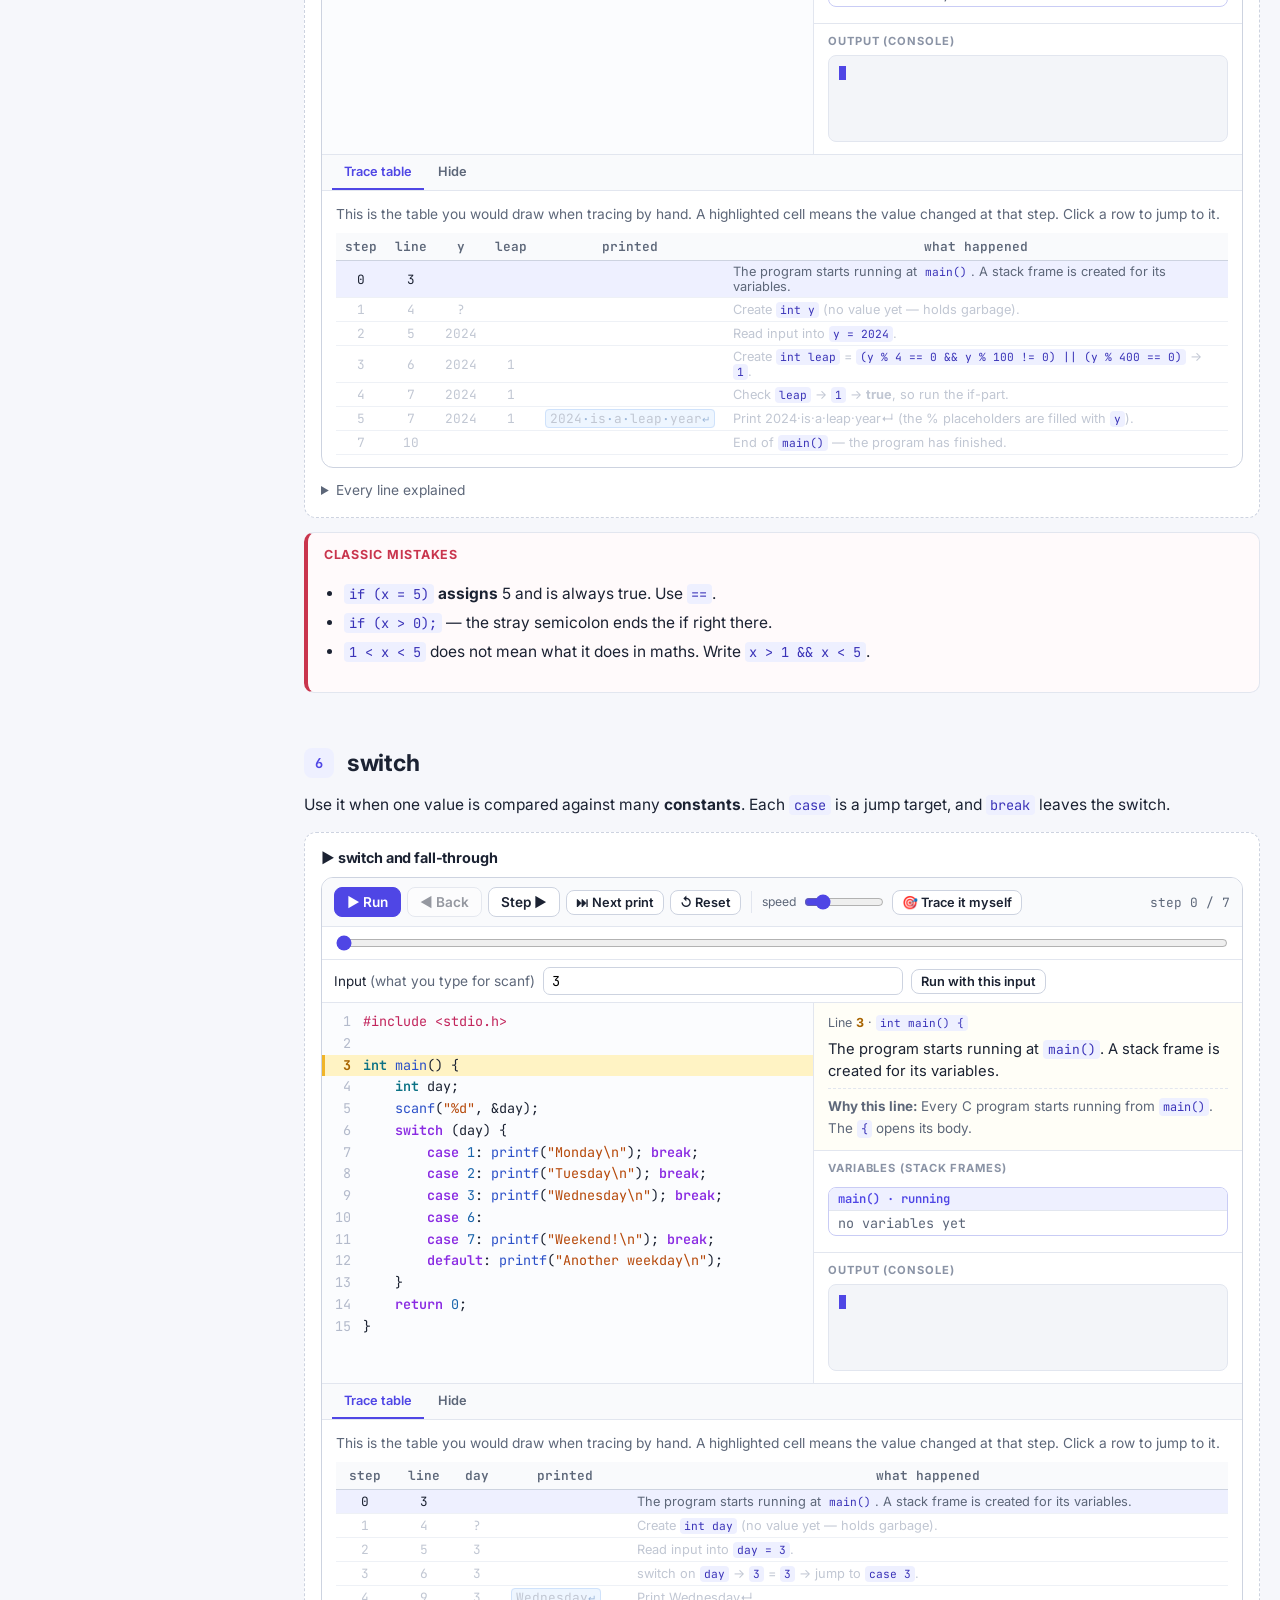
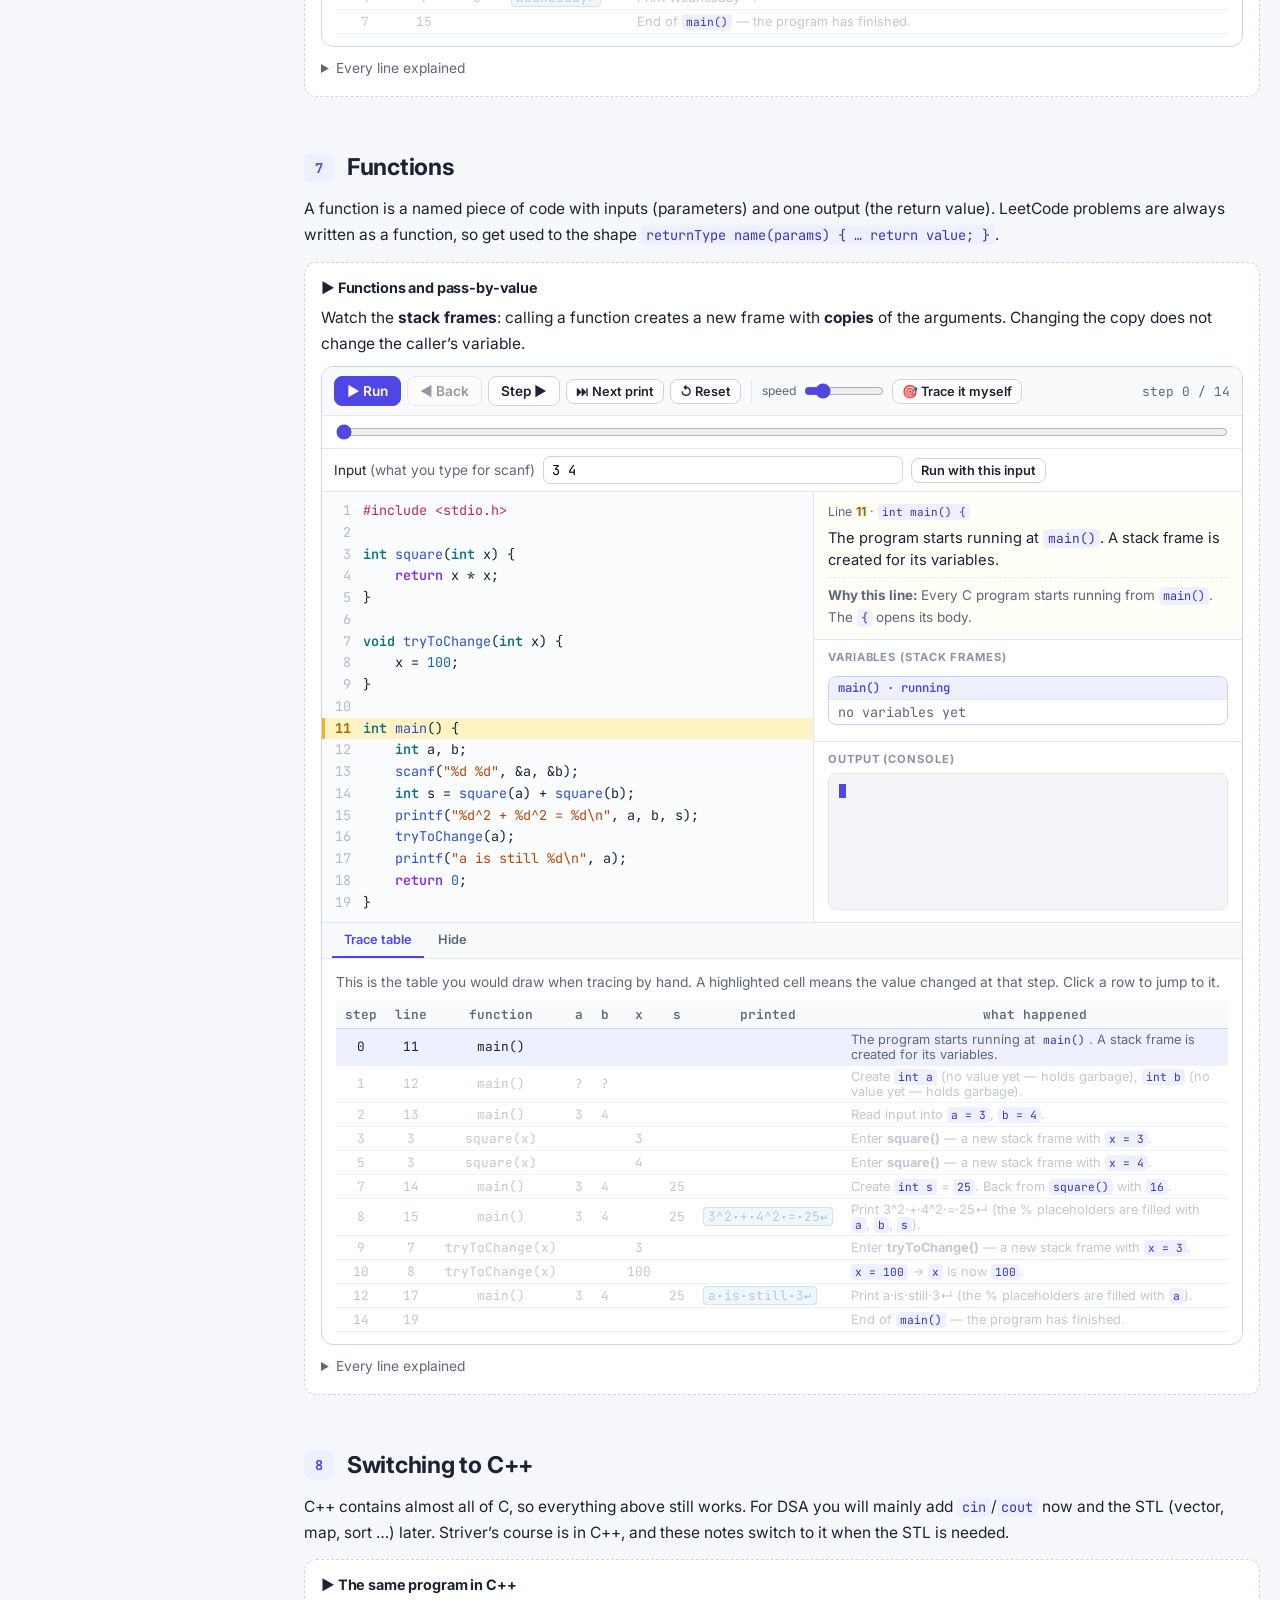
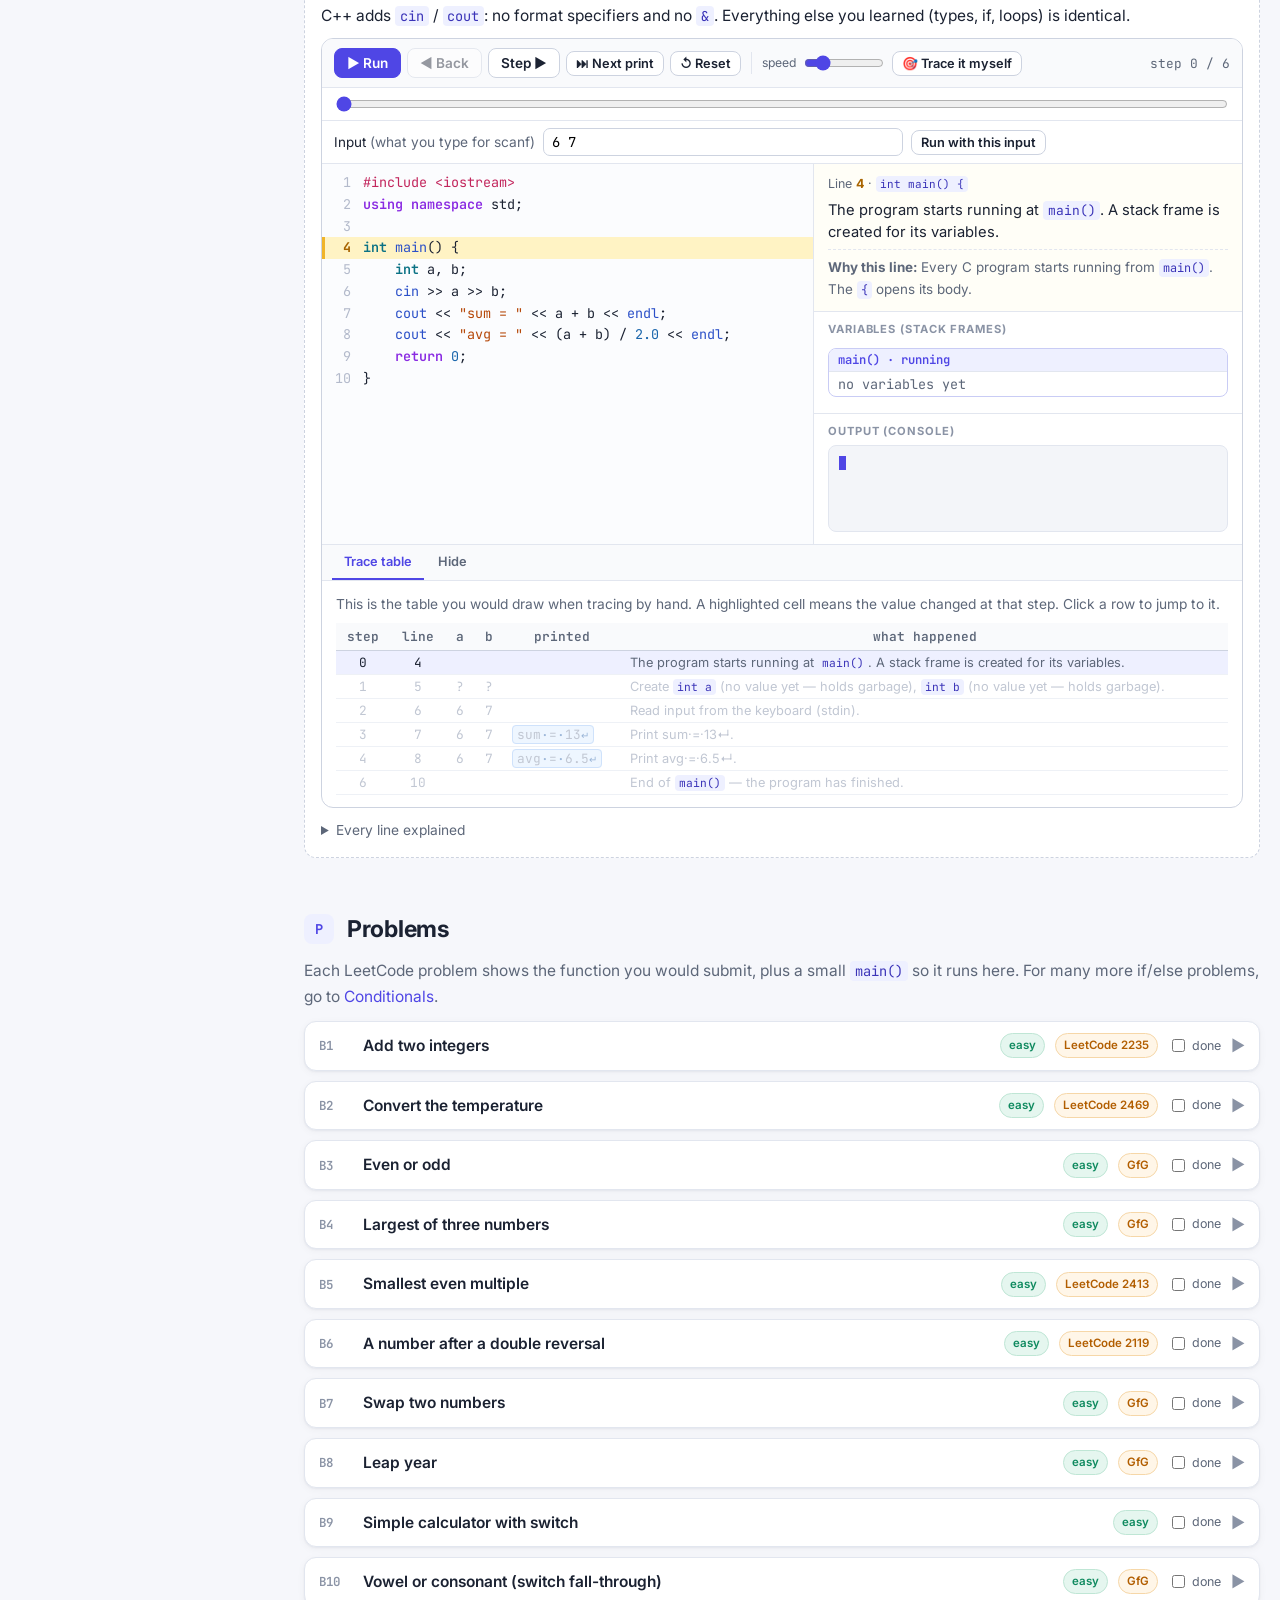
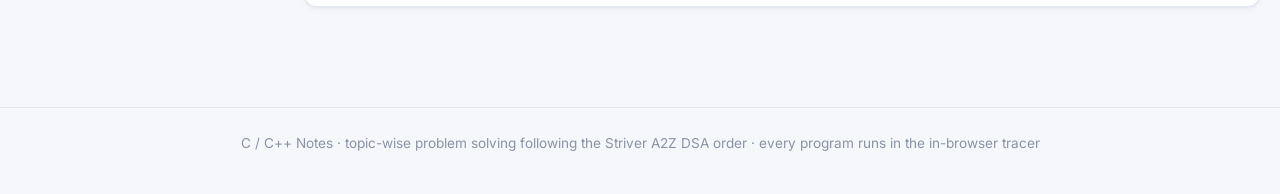
<file: basics.html>
<!doctype html>
<html lang="en">
<head>
<meta charset="utf-8">
<meta name="viewport" content="width=device-width, initial-scale=1">
<title>C Basics — C / C++ Notes</title>
<meta name="description" content="C fundamentals: program structure, data types, input/output, operators, if/else, switch, functions — every example traced line by line.">
<link rel="icon" href="data:image/svg+xml,<svg xmlns='http://www.w3.org/2000/svg' viewBox='0 0 32 32'><rect width='32' height='32' rx='7' fill='%234f46e5'/><text x='16' y='21' font-size='12' text-anchor='middle' fill='white' font-family='monospace' font-weight='700'>C++</text></svg>">
<link rel="preconnect" href="https://fonts.googleapis.com"><link rel="preconnect" href="https://fonts.gstatic.com" crossorigin>
<link href="https://fonts.googleapis.com/css2?family=Inter:wght@400;500;600;700&family=JetBrains+Mono:wght@400;600;700&display=swap" rel="stylesheet">
<link rel="stylesheet" href="assets/css/style.css?v=10">
</head>
<body>
<div class="wrap layout">
  <aside class="sidebar"></aside>
  <main class="main">
    <span class="badge">Step 1 · Lec 1 · Learn the basics</span>
    <h1>C basics</h1>
    <p class="lead">Everything you need before loops: how a program is laid out, variables and types, reading and printing, operators, decisions, and functions. Each example is live: press <b>Step ▶</b> and watch the highlighted line, the variables and the output change.</p>

    <h2 id="structure"><span class="secnum">1</span>Structure of a C program</h2>
    <p>A C file is a list of <code>#include</code>s (libraries you want to use) followed by functions. The computer always starts at <code>main()</code> and runs its statements top to bottom. Every statement ends with <code>;</code>, and <code>{ }</code> group statements into a block.</p>
    <div data-example="ex-hello"></div>
    <div class="callout tip"><div class="callout-title">Compile and run (terminal)</div>
      <pre class="c">
gcc hello.c -o hello     // C   (use g++ for C++)
./hello</pre></div>

    <h2 id="types"><span class="secnum">2</span>Variables &amp; data types</h2>
    <p>A variable is a named box in memory. Its type fixes its size and what it can hold.</p>
    <div class="table-scroll"><table class="tbl">
      <tr><th>type</th><th>holds</th><th>size</th><th>range (approx.)</th><th>printf</th><th>scanf</th></tr>
      <tr><td><code>int</code></td><td>whole number</td><td>4 B</td><td>±2.1 × 10⁹</td><td><code>%d</code></td><td><code>%d</code></td></tr>
      <tr><td><code>long long</code></td><td>big whole number</td><td>8 B</td><td>±9.2 × 10¹⁸</td><td><code>%lld</code></td><td><code>%lld</code></td></tr>
      <tr><td><code>float</code></td><td>decimal (~7 digits)</td><td>4 B</td><td>±3.4 × 10³⁸</td><td><code>%f</code></td><td><code>%f</code></td></tr>
      <tr><td><code>double</code></td><td>decimal (~15 digits)</td><td>8 B</td><td>±1.7 × 10³⁰⁸</td><td><code>%f</code> / <code>%.2f</code></td><td><code>%lf</code></td></tr>
      <tr><td><code>char</code></td><td>one character (a small int)</td><td>1 B</td><td>−128 … 127</td><td><code>%c</code></td><td><code>" %c"</code></td></tr>
      <tr><td><code>bool</code></td><td>true / false (<code>&lt;stdbool.h&gt;</code>)</td><td>1 B</td><td>0 or 1</td><td><code>%d</code></td><td>—</td></tr>
    </table></div>
    <div data-example="ex-types"></div>
    <div class="callout trap"><div class="callout-title">Overflow</div>If a result goes beyond the range of its type, it wraps around to a wrong value without any error. On LeetCode this is the most common reason for <i>Wrong Answer</i> on large inputs. When numbers can pass about 2 × 10⁹, use <code>long long</code>.</div>

    <h2 id="io"><span class="secnum">3</span>Input &amp; output</h2>
    <p><code>printf("format", values…)</code> prints the format string and replaces each <code>%</code> placeholder with the next value. <code>scanf("format", &amp;vars…)</code> does the opposite: it reads what the user types into the variables. The <code>&amp;</code> passes the variable’s address, so scanf can write into it.</p>
    <table class="tbl"><tr><th>escape</th><th>meaning</th><th>format</th><th>meaning</th></tr>
      <tr><td><code>\n</code></td><td>new line</td><td><code>%5d</code></td><td>right-align in 5 characters</td></tr>
      <tr><td><code>\t</code></td><td>tab</td><td><code>%-5d</code></td><td>left-align in 5 characters</td></tr>
      <tr><td><code>\\</code></td><td>backslash</td><td><code>%05d</code></td><td>pad with zeros: 00042</td></tr>
      <tr><td><code>\"</code></td><td>double quote</td><td><code>%.3f</code></td><td>3 digits after the point</td></tr>
    </table>
    <div data-example="ex-io"></div>

    <h2 id="ops"><span class="secnum">4</span>Operators</h2>
    <table class="tbl"><tr><th>kind</th><th>operators</th><th>note</th></tr>
      <tr><td>arithmetic</td><td><code>+ - * / %</code></td><td>int / int drops the fraction. <code>%</code> works on ints only</td></tr>
      <tr><td>relational</td><td><code>== != &lt; &gt; &lt;= &gt;=</code></td><td>give 1 (true) or 0 (false)</td></tr>
      <tr><td>logical</td><td><code>&amp;&amp; || !</code></td><td>short-circuit: <code>&amp;&amp;</code> stops at the first false</td></tr>
      <tr><td>assignment</td><td><code>= += -= *= /= %=</code></td><td><code>x += 3</code> is <code>x = x + 3</code></td></tr>
      <tr><td>increment</td><td><code>++ --</code></td><td><code>i++</code> gives the old value, <code>++i</code> the new one</td></tr>
      <tr><td>ternary</td><td><code>c ? a : b</code></td><td>a value-producing if-else</td></tr>
    </table>
    <div data-example="ex-div"></div>
    <div data-example="ex-incr"></div>

    <h2 id="if"><span class="secnum">5</span>if / else</h2>
    <div data-example="ex-if"></div>
    <div data-example="ex-logic"></div>
    <div class="callout trap"><div class="callout-title">Classic mistakes</div>
      <ul><li><code>if (x = 5)</code> <b>assigns</b> 5 and is always true. Use <code>==</code>.</li>
      <li><code>if (x &gt; 0);</code> — the stray semicolon ends the if right there.</li>
      <li><code>1 &lt; x &lt; 5</code> does not mean what it does in maths. Write <code>x &gt; 1 &amp;&amp; x &lt; 5</code>.</li></ul></div>

    <h2 id="switch"><span class="secnum">6</span>switch</h2>
    <p>Use it when one value is compared against many <b>constants</b>. Each <code>case</code> is a jump target, and <code>break</code> leaves the switch.</p>
    <div data-example="ex-switch"></div>

    <h2 id="func"><span class="secnum">7</span>Functions</h2>
    <p>A function is a named piece of code with inputs (parameters) and one output (the return value). LeetCode problems are always written as a function, so get used to the shape <code>returnType name(params) { … return value; }</code>.</p>
    <div data-example="ex-func"></div>

    <h2 id="cpp"><span class="secnum">8</span>Switching to C++</h2>
    <p>C++ contains almost all of C, so everything above still works. For DSA you will mainly add <code>cin</code>/<code>cout</code> now and the STL (vector, map, sort …) later. Striver’s course is in C++, and these notes switch to it when the STL is needed.</p>
    <div data-example="ex-cpp"></div>

    <section><h2 id="problems" data-short="Problems"><span class="secnum">P</span>Problems</h2>
      <p class="muted">Each LeetCode problem shows the function you would submit, plus a small <code>main()</code> so it runs here. For many more if/else problems, go to <a href="conditionals.html">Conditionals</a>.</p>
      <div class="plist" data-group="basics:A" data-prefix="B"></div></section>
  </main>
</div>
<script src="assets/js/cinterp.js?v=10"></script>
<script src="assets/js/site.js?v=10"></script>
<script src="assets/js/viz.js?v=10"></script>
<script src="assets/data/basics.js?v=10"></script>
</body>
</html>
</file>
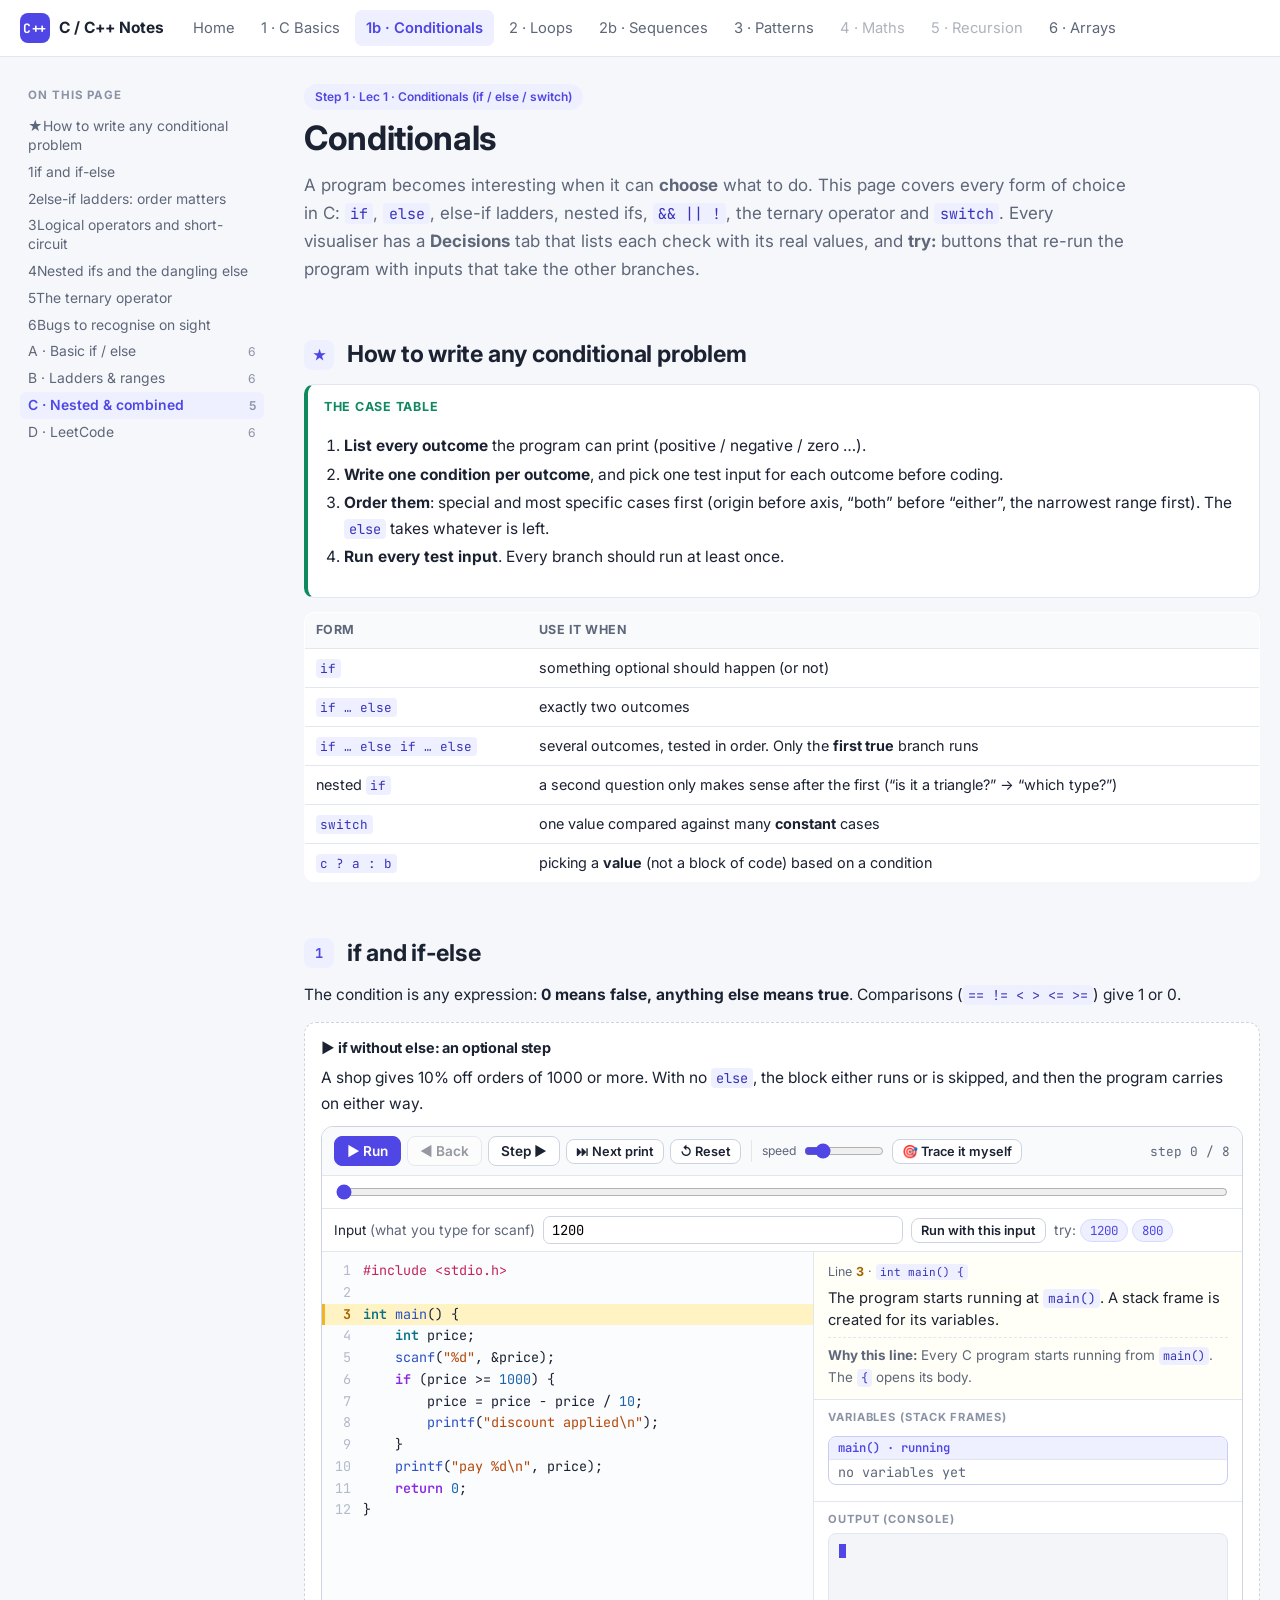
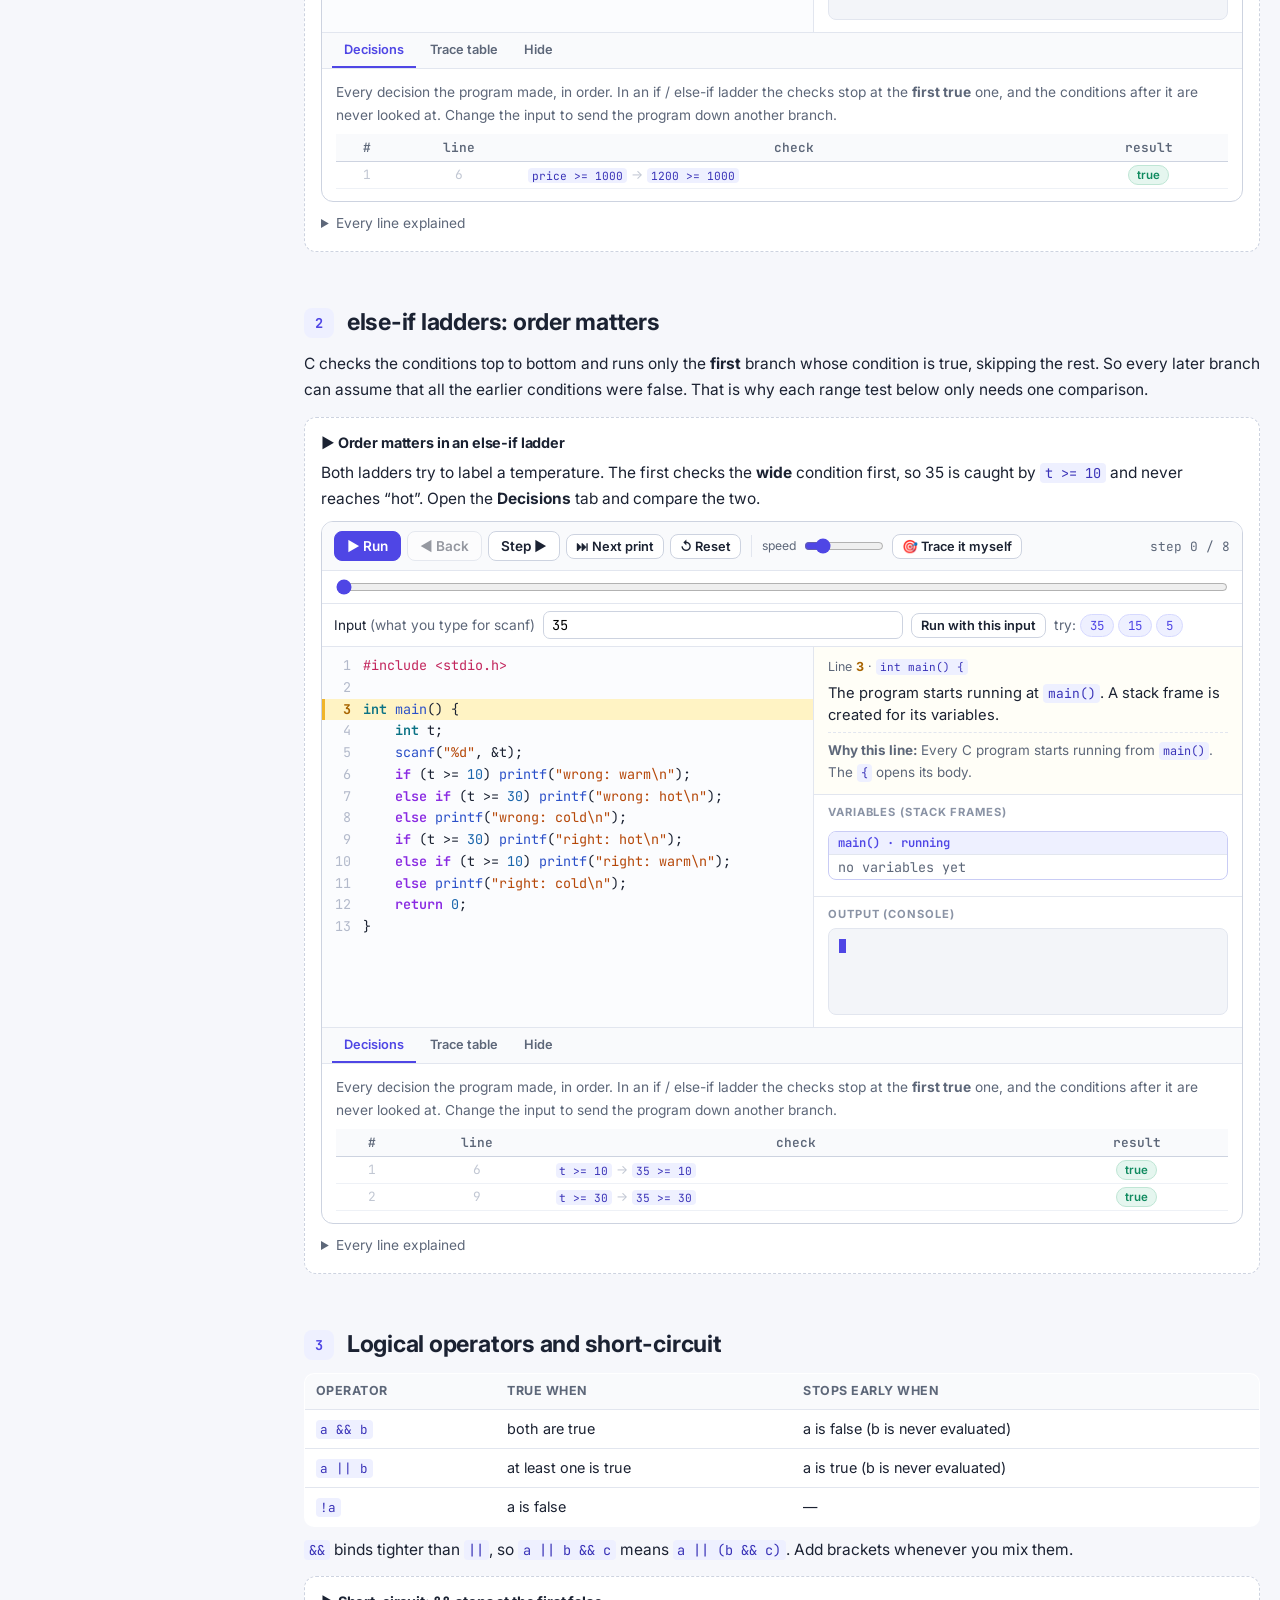
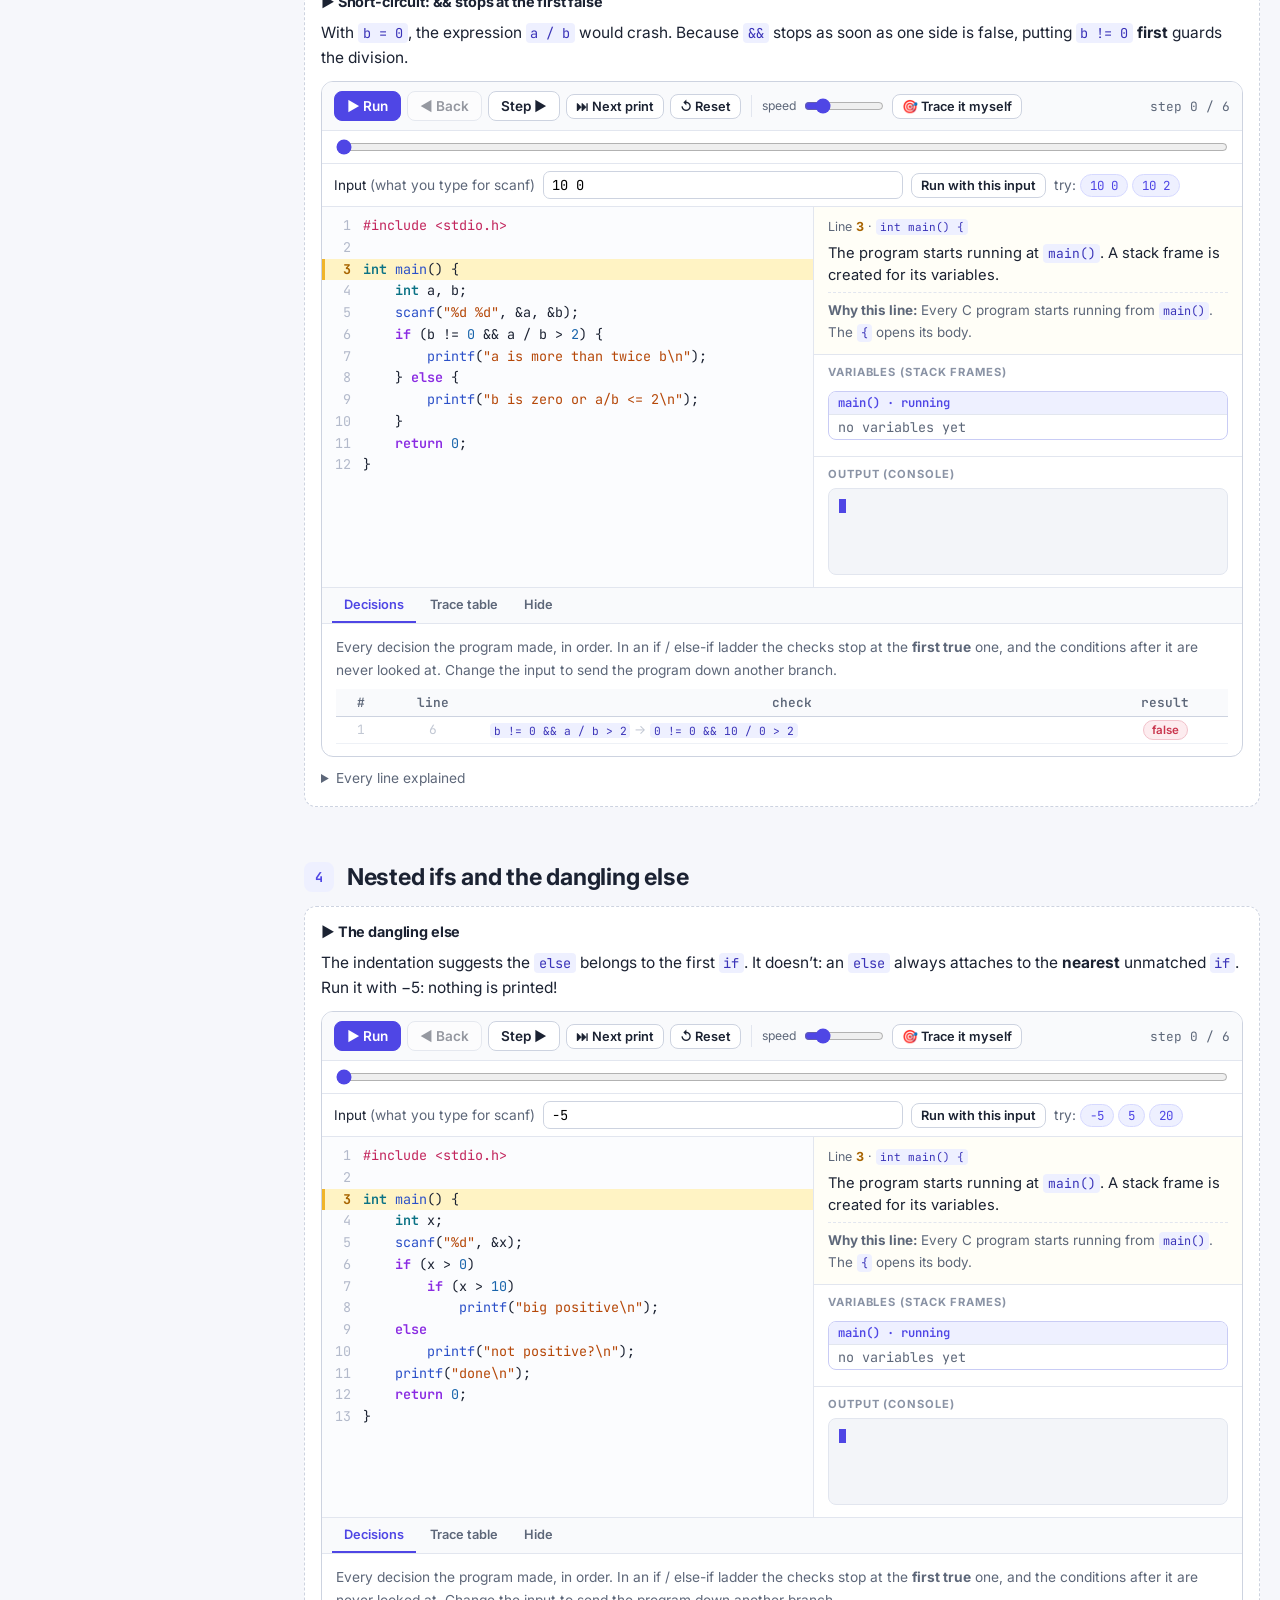
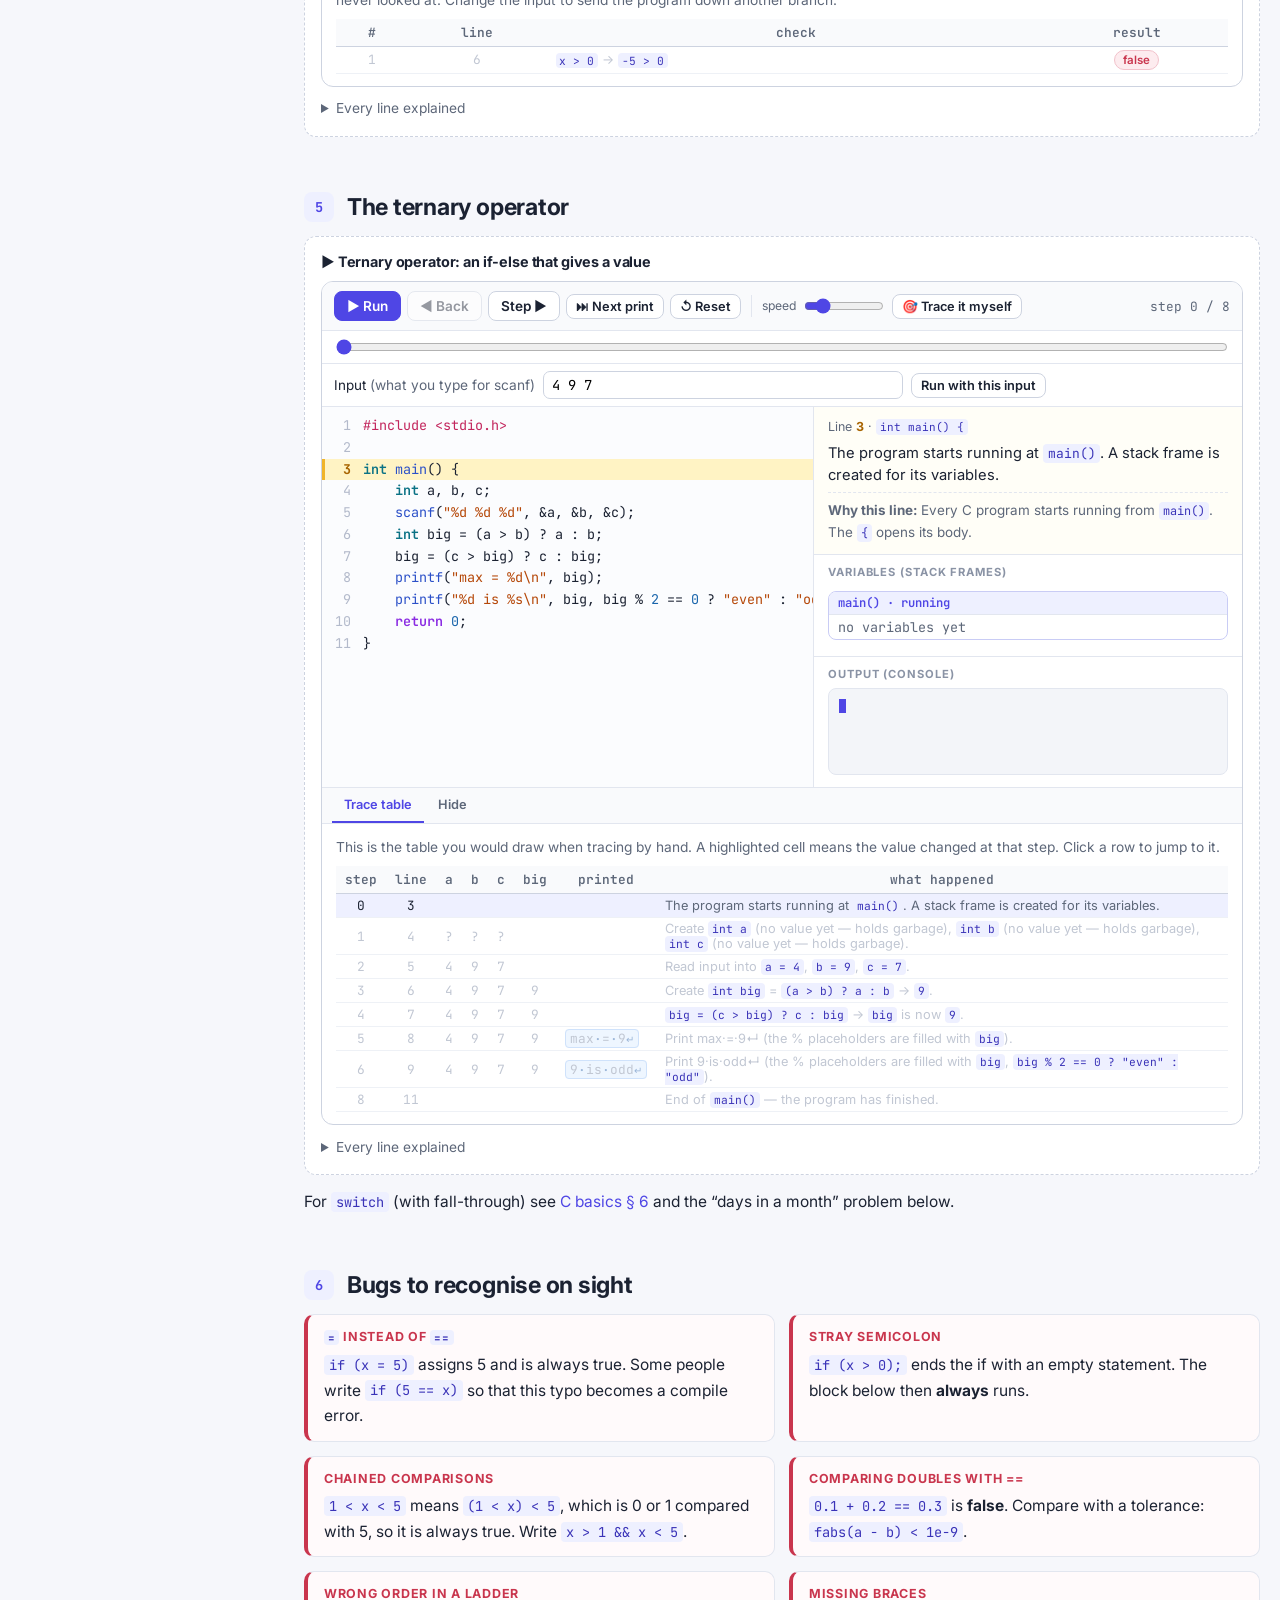
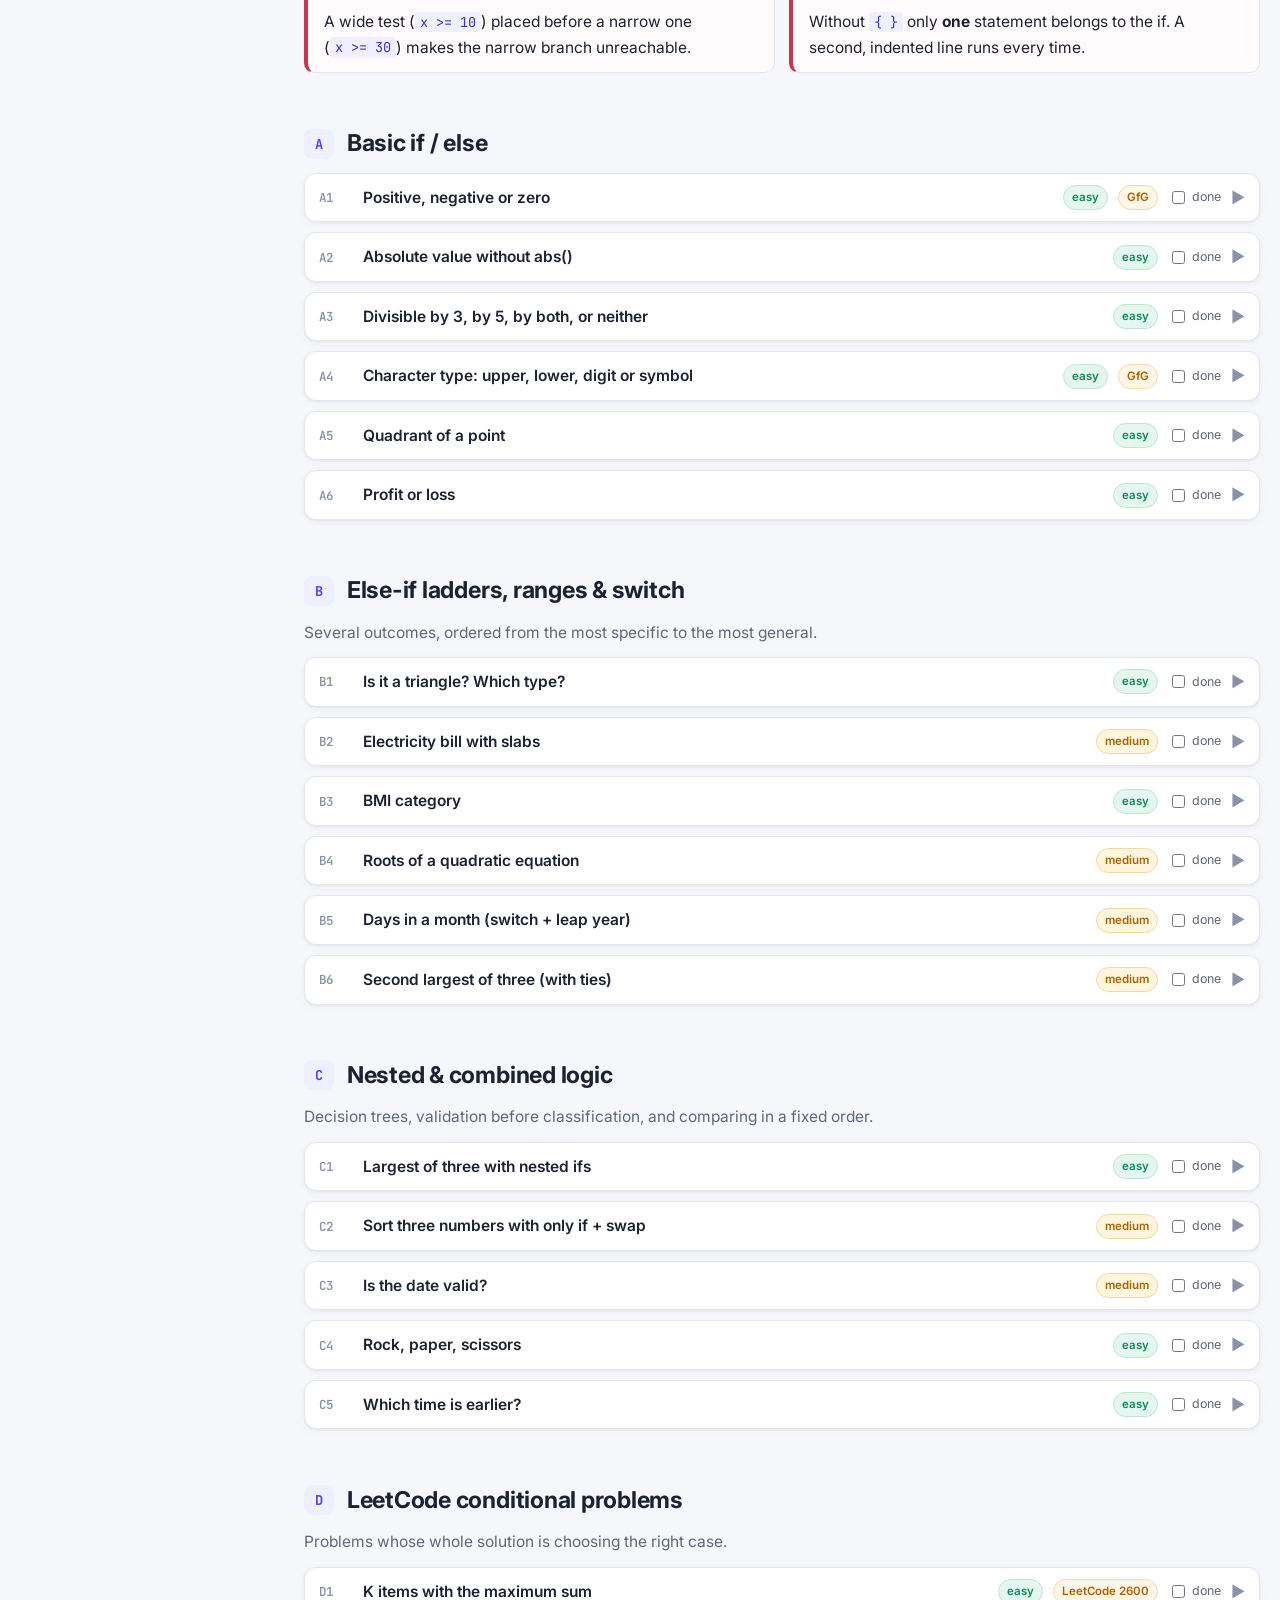
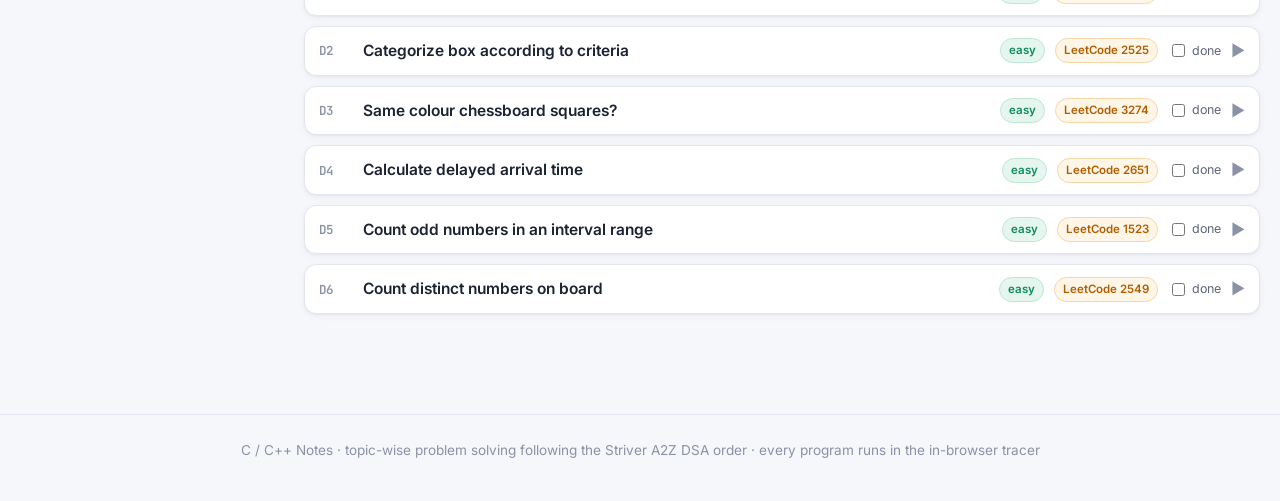
<file: conditionals.html>
<!doctype html>
<html lang="en">
<head>
<meta charset="utf-8">
<meta name="viewport" content="width=device-width, initial-scale=1">
<title>Conditionals — C / C++ Notes</title>
<meta name="description" content="if, else, else-if ladders, nested conditions, logical operators, switch and the ternary operator in C, with problems traced line by line.">
<link rel="icon" href="data:image/svg+xml,<svg xmlns='http://www.w3.org/2000/svg' viewBox='0 0 32 32'><rect width='32' height='32' rx='7' fill='%234f46e5'/><text x='16' y='21' font-size='12' text-anchor='middle' fill='white' font-family='monospace' font-weight='700'>C++</text></svg>">
<link rel="preconnect" href="https://fonts.googleapis.com"><link rel="preconnect" href="https://fonts.gstatic.com" crossorigin>
<link href="https://fonts.googleapis.com/css2?family=Inter:wght@400;500;600;700&family=JetBrains+Mono:wght@400;600;700&display=swap" rel="stylesheet">
<link rel="stylesheet" href="assets/css/style.css?v=10">
</head>
<body>
<div class="wrap layout">
  <aside class="sidebar"></aside>
  <main class="main">
    <span class="badge">Step 1 · Lec 1 · Conditionals (if / else / switch)</span>
    <h1>Conditionals</h1>
    <p class="lead">A program becomes interesting when it can <b>choose</b> what to do. This page covers every form of choice in C: <code>if</code>, <code>else</code>, else-if ladders, nested ifs, <code>&amp;&amp; || !</code>, the ternary operator and <code>switch</code>. Every visualiser has a <b>Decisions</b> tab that lists each check with its real values, and <b>try:</b> buttons that re-run the program with inputs that take the other branches.</p>

    <h2 id="method"><span class="secnum">★</span>How to write any conditional problem</h2>
    <div class="callout tip"><div class="callout-title">The case table</div>
      <ol>
        <li><b>List every outcome</b> the program can print (positive / negative / zero …).</li>
        <li><b>Write one condition per outcome</b>, and pick one test input for each outcome before coding.</li>
        <li><b>Order them</b>: special and most specific cases first (origin before axis, “both” before “either”, the narrowest range first). The <code>else</code> takes whatever is left.</li>
        <li><b>Run every test input</b>. Every branch should run at least once.</li>
      </ol>
    </div>
    <table class="tbl"><tr><th>form</th><th>use it when</th></tr>
      <tr><td><code>if</code></td><td>something optional should happen (or not)</td></tr>
      <tr><td><code>if … else</code></td><td>exactly two outcomes</td></tr>
      <tr><td><code>if … else if … else</code></td><td>several outcomes, tested in order. Only the <b>first true</b> branch runs</td></tr>
      <tr><td>nested <code>if</code></td><td>a second question only makes sense after the first (“is it a triangle?” → “which type?”)</td></tr>
      <tr><td><code>switch</code></td><td>one value compared against many <b>constant</b> cases</td></tr>
      <tr><td><code>c ? a : b</code></td><td>picking a <b>value</b> (not a block of code) based on a condition</td></tr>
    </table>

    <h2 id="if"><span class="secnum">1</span>if and if-else</h2>
    <p>The condition is any expression: <b>0 means false, anything else means true</b>. Comparisons (<code>== != &lt; &gt; &lt;= &gt;=</code>) give 1 or 0.</p>
    <div data-example="ex-c-if"></div>

    <h2 id="ladder"><span class="secnum">2</span>else-if ladders: order matters</h2>
    <p>C checks the conditions top to bottom and runs only the <b>first</b> branch whose condition is true, skipping the rest. So every later branch can assume that all the earlier conditions were false. That is why each range test below only needs one comparison.</p>
    <div data-example="ex-c-order"></div>

    <h2 id="logic"><span class="secnum">3</span>Logical operators and short-circuit</h2>
    <table class="tbl"><tr><th>operator</th><th>true when</th><th>stops early when</th></tr>
      <tr><td><code>a &amp;&amp; b</code></td><td>both are true</td><td>a is false (b is never evaluated)</td></tr>
      <tr><td><code>a || b</code></td><td>at least one is true</td><td>a is true (b is never evaluated)</td></tr>
      <tr><td><code>!a</code></td><td>a is false</td><td>—</td></tr>
    </table>
    <p><code>&amp;&amp;</code> binds tighter than <code>||</code>, so <code>a || b &amp;&amp; c</code> means <code>a || (b &amp;&amp; c)</code>. Add brackets whenever you mix them.</p>
    <div data-example="ex-c-short"></div>

    <h2 id="nested"><span class="secnum">4</span>Nested ifs and the dangling else</h2>
    <div data-example="ex-c-dangling"></div>

    <h2 id="ternary"><span class="secnum">5</span>The ternary operator</h2>
    <div data-example="ex-c-ternary"></div>
    <p>For <code>switch</code> (with fall-through) see <a href="basics.html#switch">C basics § 6</a> and the “days in a month” problem below.</p>

    <h2 id="traps"><span class="secnum">6</span>Bugs to recognise on sight</h2>
    <div class="grid2">
      <div class="callout trap"><div class="callout-title"><code>=</code> instead of <code>==</code></div><code>if (x = 5)</code> assigns 5 and is always true. Some people write <code>if (5 == x)</code> so that this typo becomes a compile error.</div>
      <div class="callout trap"><div class="callout-title">Stray semicolon</div><code>if (x &gt; 0);</code> ends the if with an empty statement. The block below then <b>always</b> runs.</div>
      <div class="callout trap"><div class="callout-title">Chained comparisons</div><code>1 &lt; x &lt; 5</code> means <code>(1 &lt; x) &lt; 5</code>, which is 0 or 1 compared with 5, so it is always true. Write <code>x &gt; 1 &amp;&amp; x &lt; 5</code>.</div>
      <div class="callout trap"><div class="callout-title">Comparing doubles with ==</div><code>0.1 + 0.2 == 0.3</code> is <b>false</b>. Compare with a tolerance: <code>fabs(a - b) &lt; 1e-9</code>.</div>
      <div class="callout trap"><div class="callout-title">Wrong order in a ladder</div>A wide test (<code>x &gt;= 10</code>) placed before a narrow one (<code>x &gt;= 30</code>) makes the narrow branch unreachable.</div>
      <div class="callout trap"><div class="callout-title">Missing braces</div>Without <code>{ }</code> only <b>one</b> statement belongs to the if. A second, indented line runs every time.</div>
    </div>

    <section><h2 id="p-a" data-short="A · Basic if / else"><span class="secnum">A</span>Basic if / else</h2>
      <div class="plist" data-group="cond:A" data-prefix="A"></div></section>
    <section><h2 id="p-b" data-short="B · Ladders & ranges"><span class="secnum">B</span>Else-if ladders, ranges &amp; switch</h2>
      <p class="muted">Several outcomes, ordered from the most specific to the most general.</p>
      <div class="plist" data-group="cond:B" data-prefix="B"></div></section>
    <section><h2 id="p-c" data-short="C · Nested & combined"><span class="secnum">C</span>Nested &amp; combined logic</h2>
      <p class="muted">Decision trees, validation before classification, and comparing in a fixed order.</p>
      <div class="plist" data-group="cond:C" data-prefix="C"></div></section>
    <section><h2 id="p-d" data-short="D · LeetCode"><span class="secnum">D</span>LeetCode conditional problems</h2>
      <p class="muted">Problems whose whole solution is choosing the right case.</p>
      <div class="plist" data-group="cond:D" data-prefix="D"></div></section>
  </main>
</div>
<script src="assets/js/cinterp.js?v=10"></script>
<script src="assets/js/site.js?v=10"></script>
<script src="assets/js/viz.js?v=10"></script>
<script src="assets/data/conditionals.js?v=10"></script>
</body>
</html>
</file>
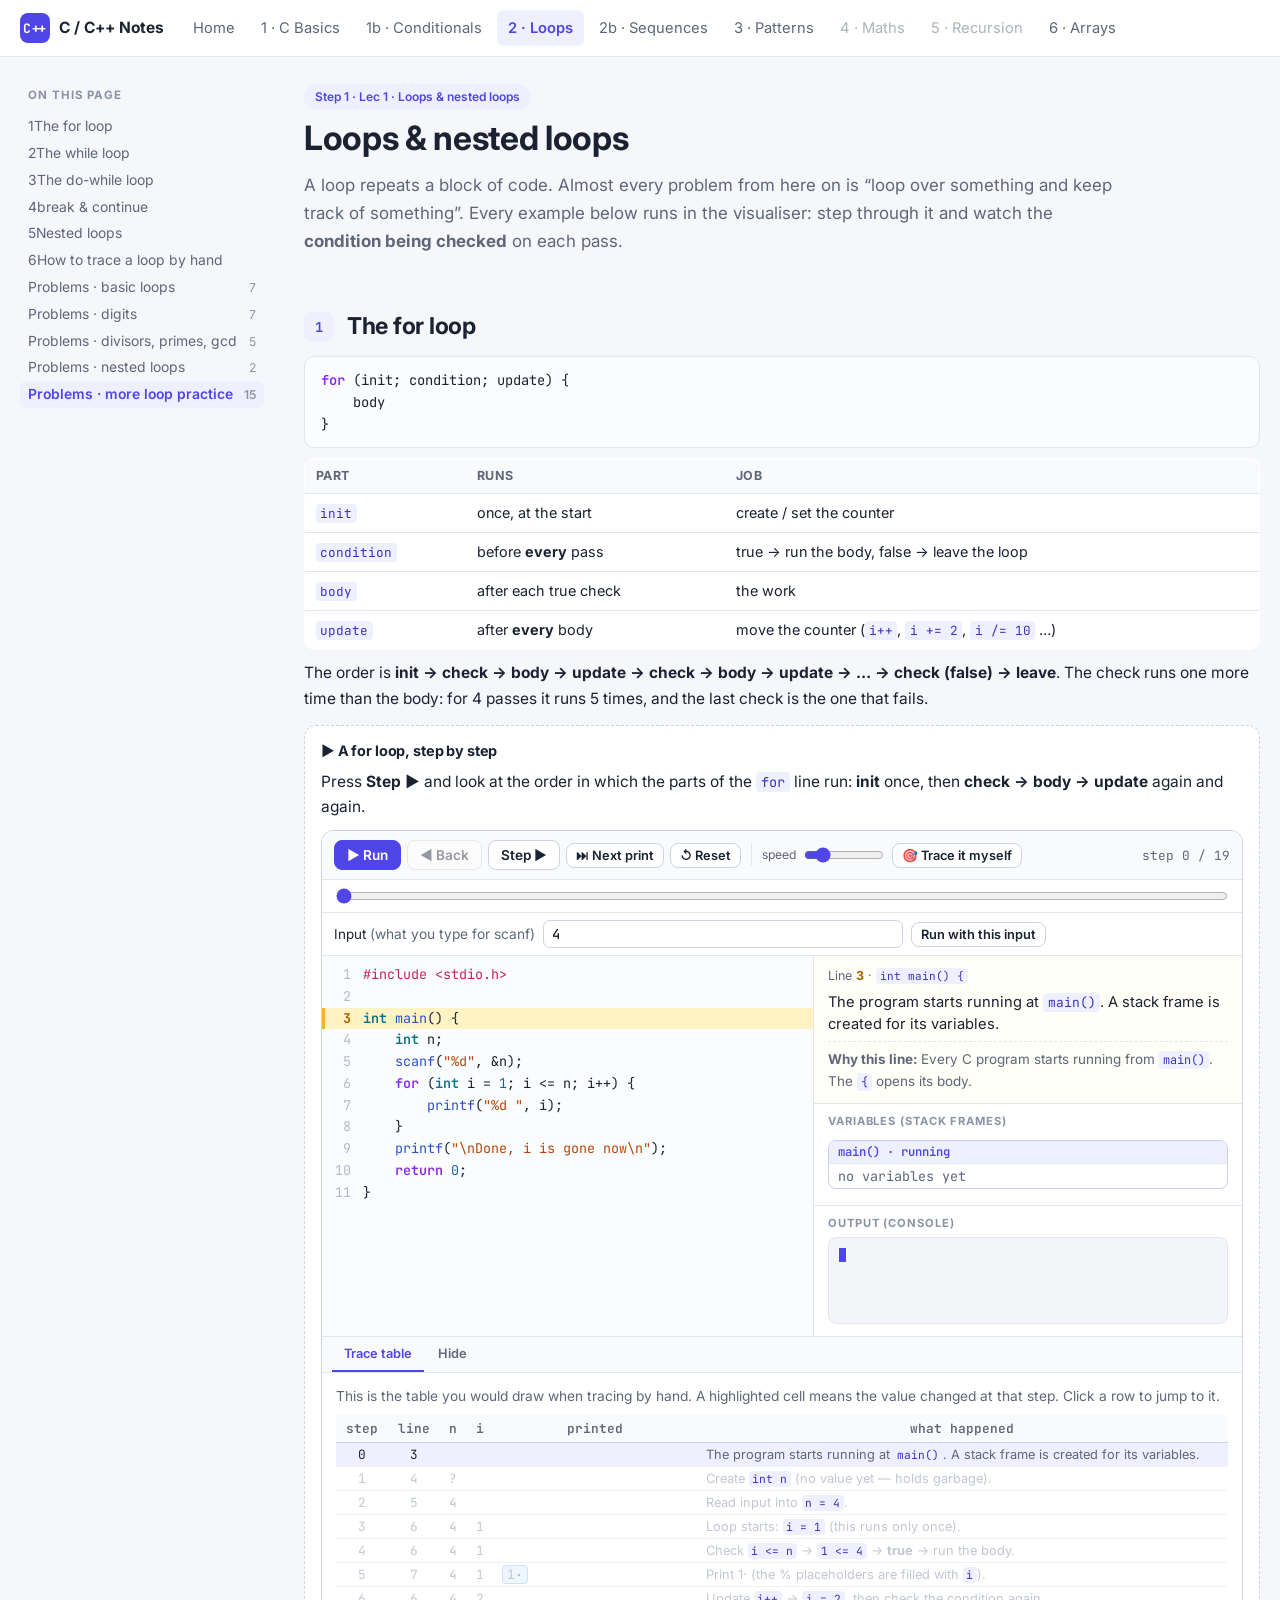
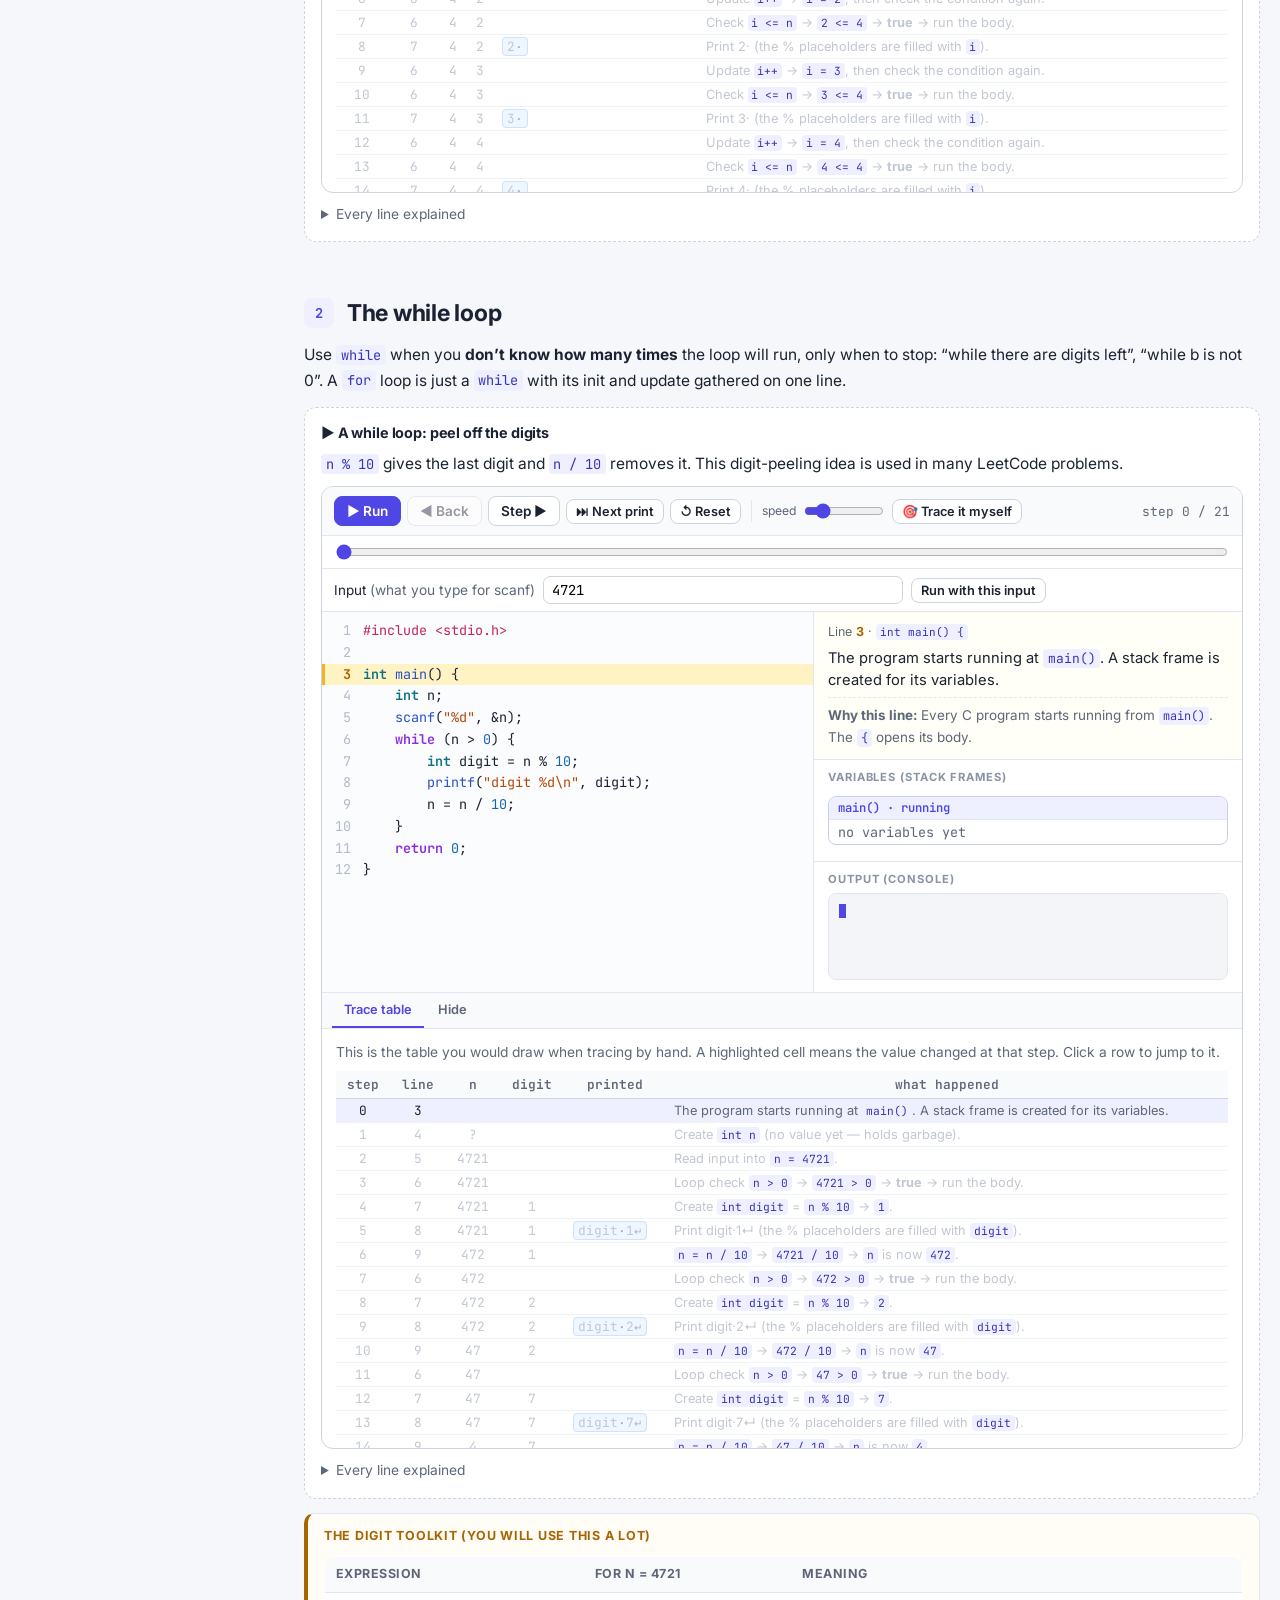
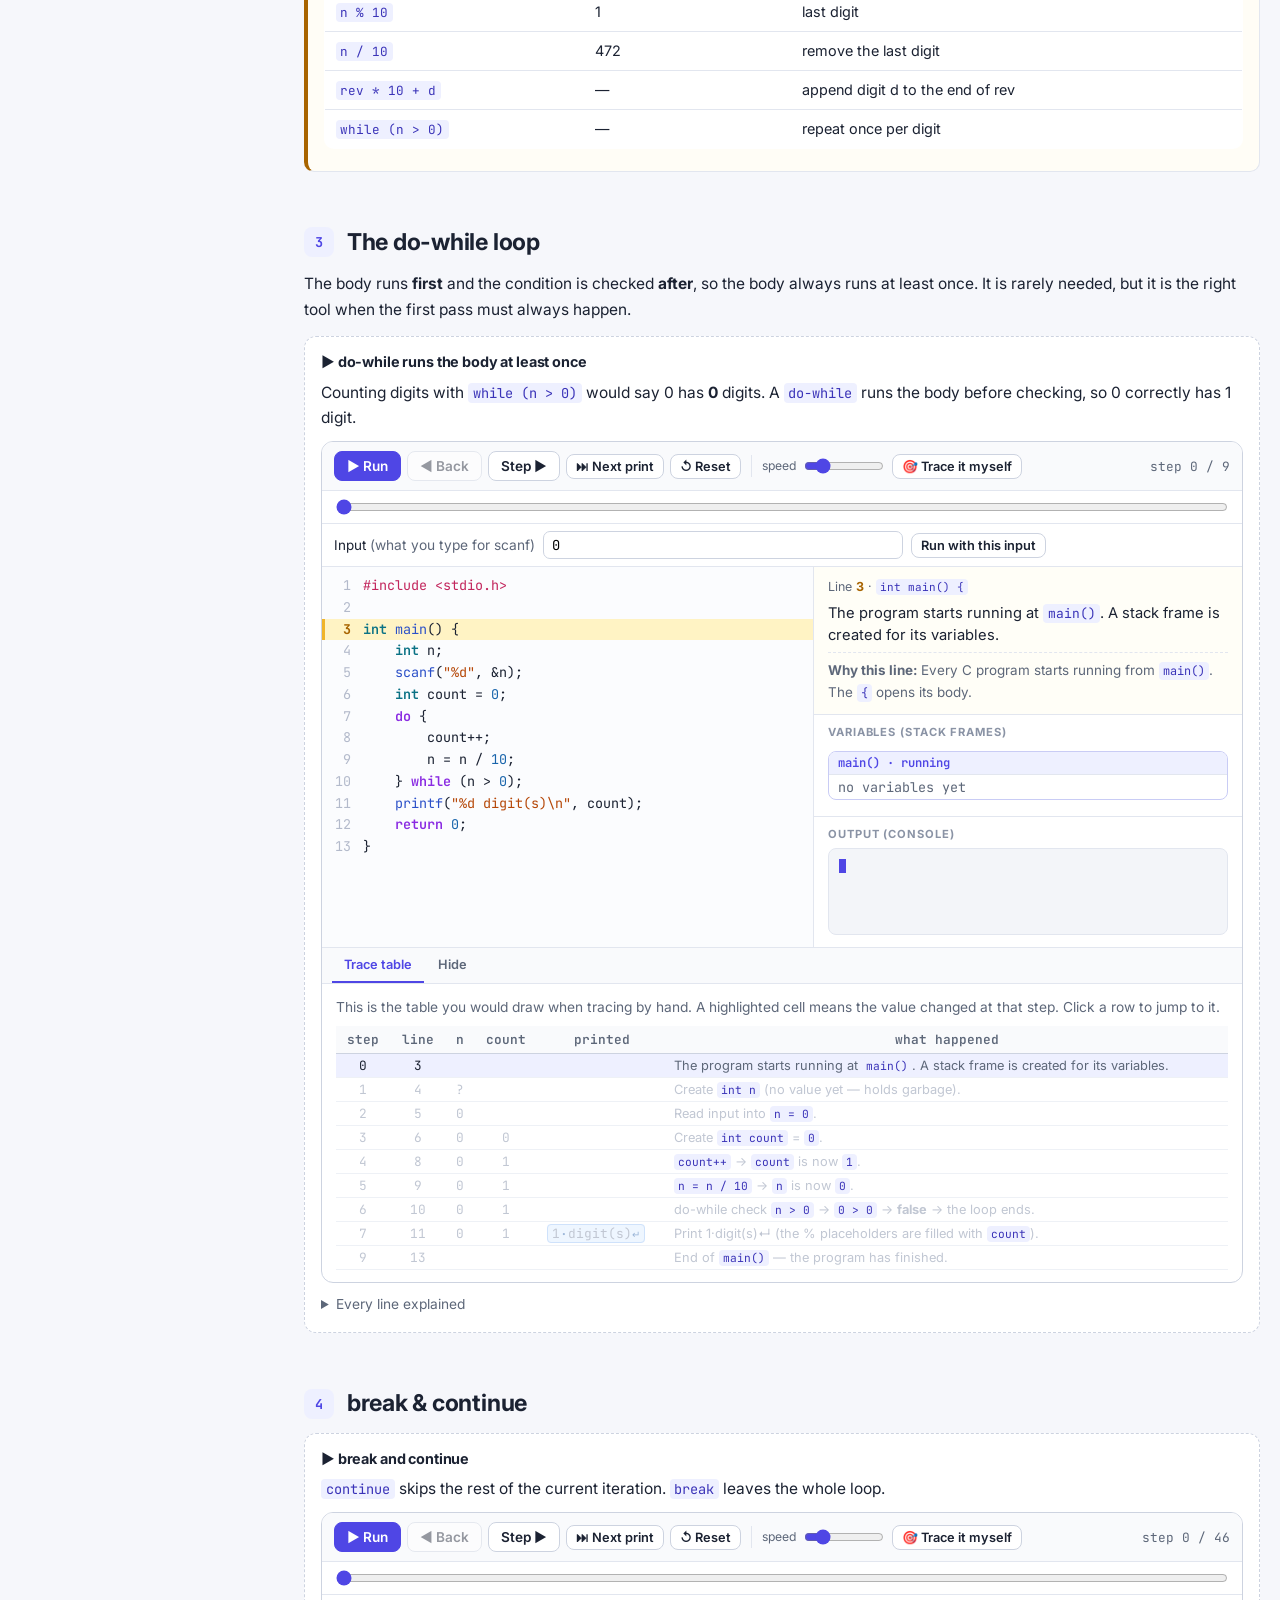
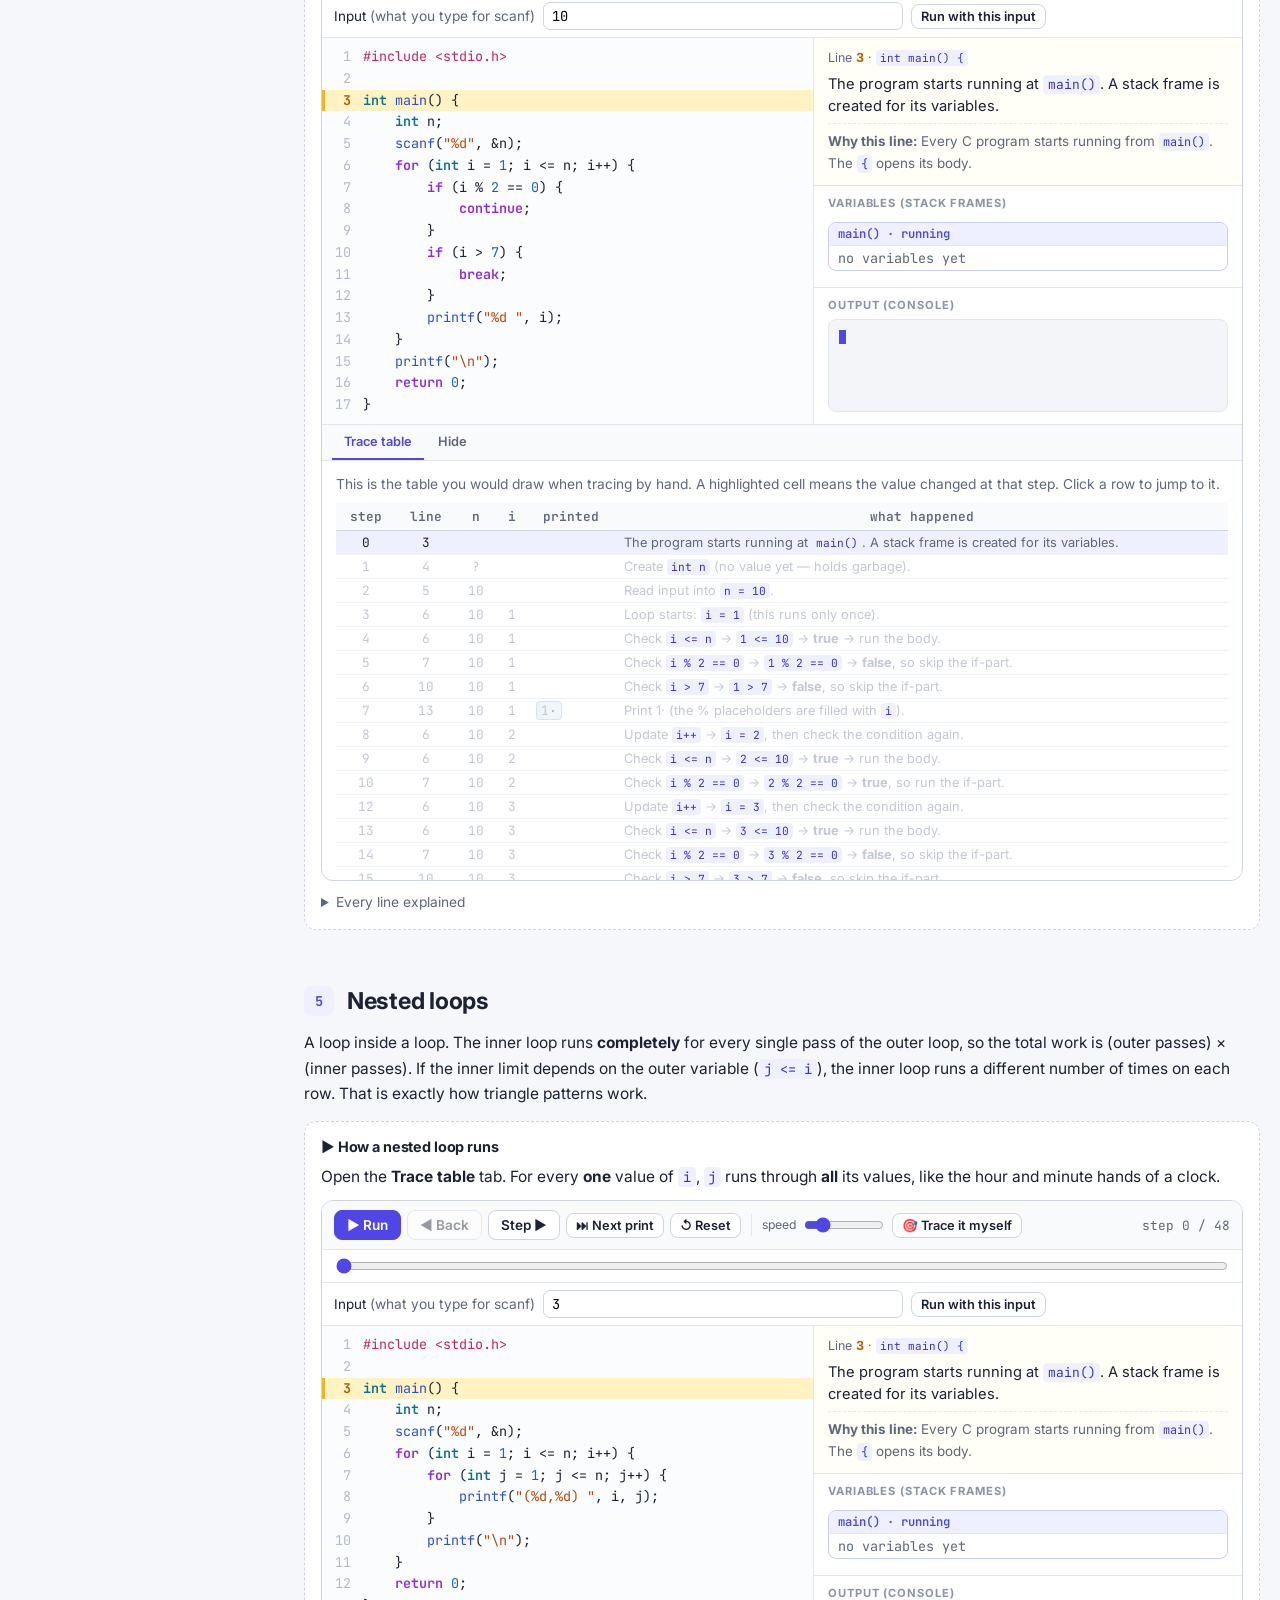
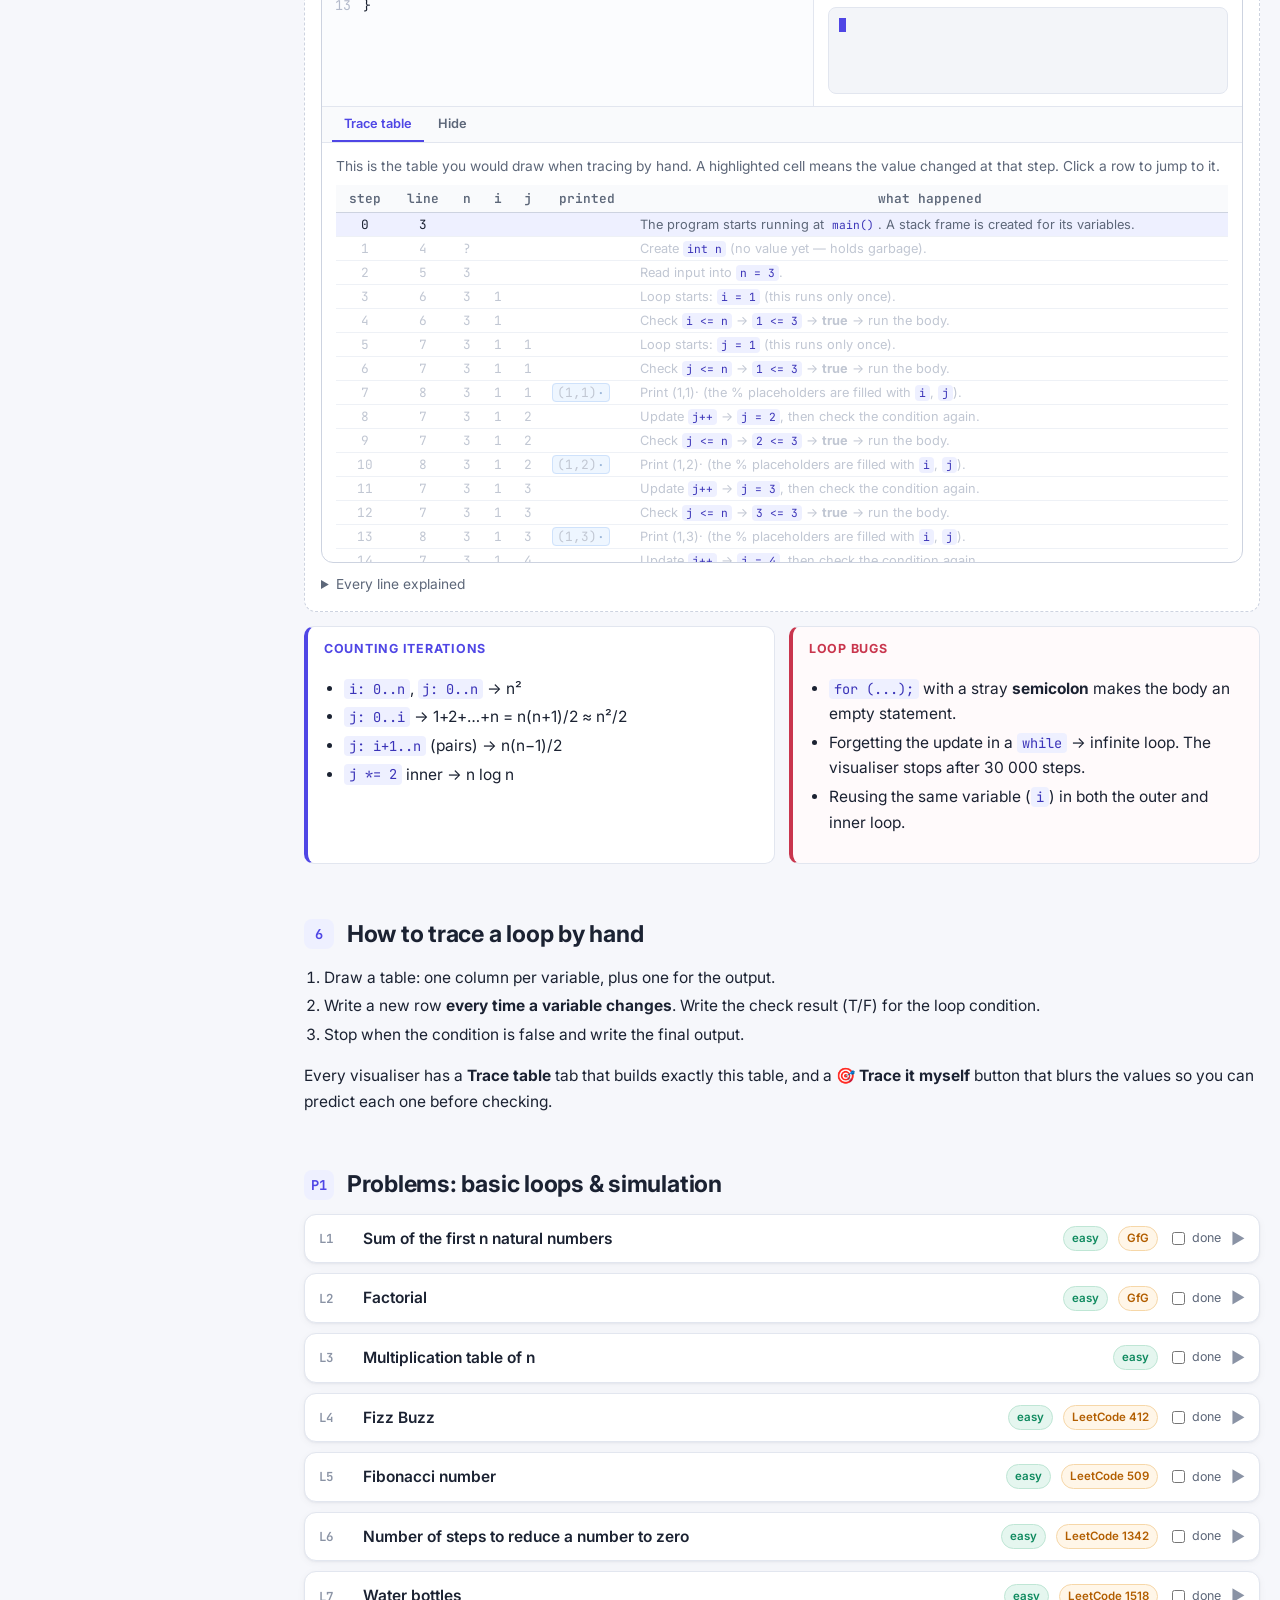
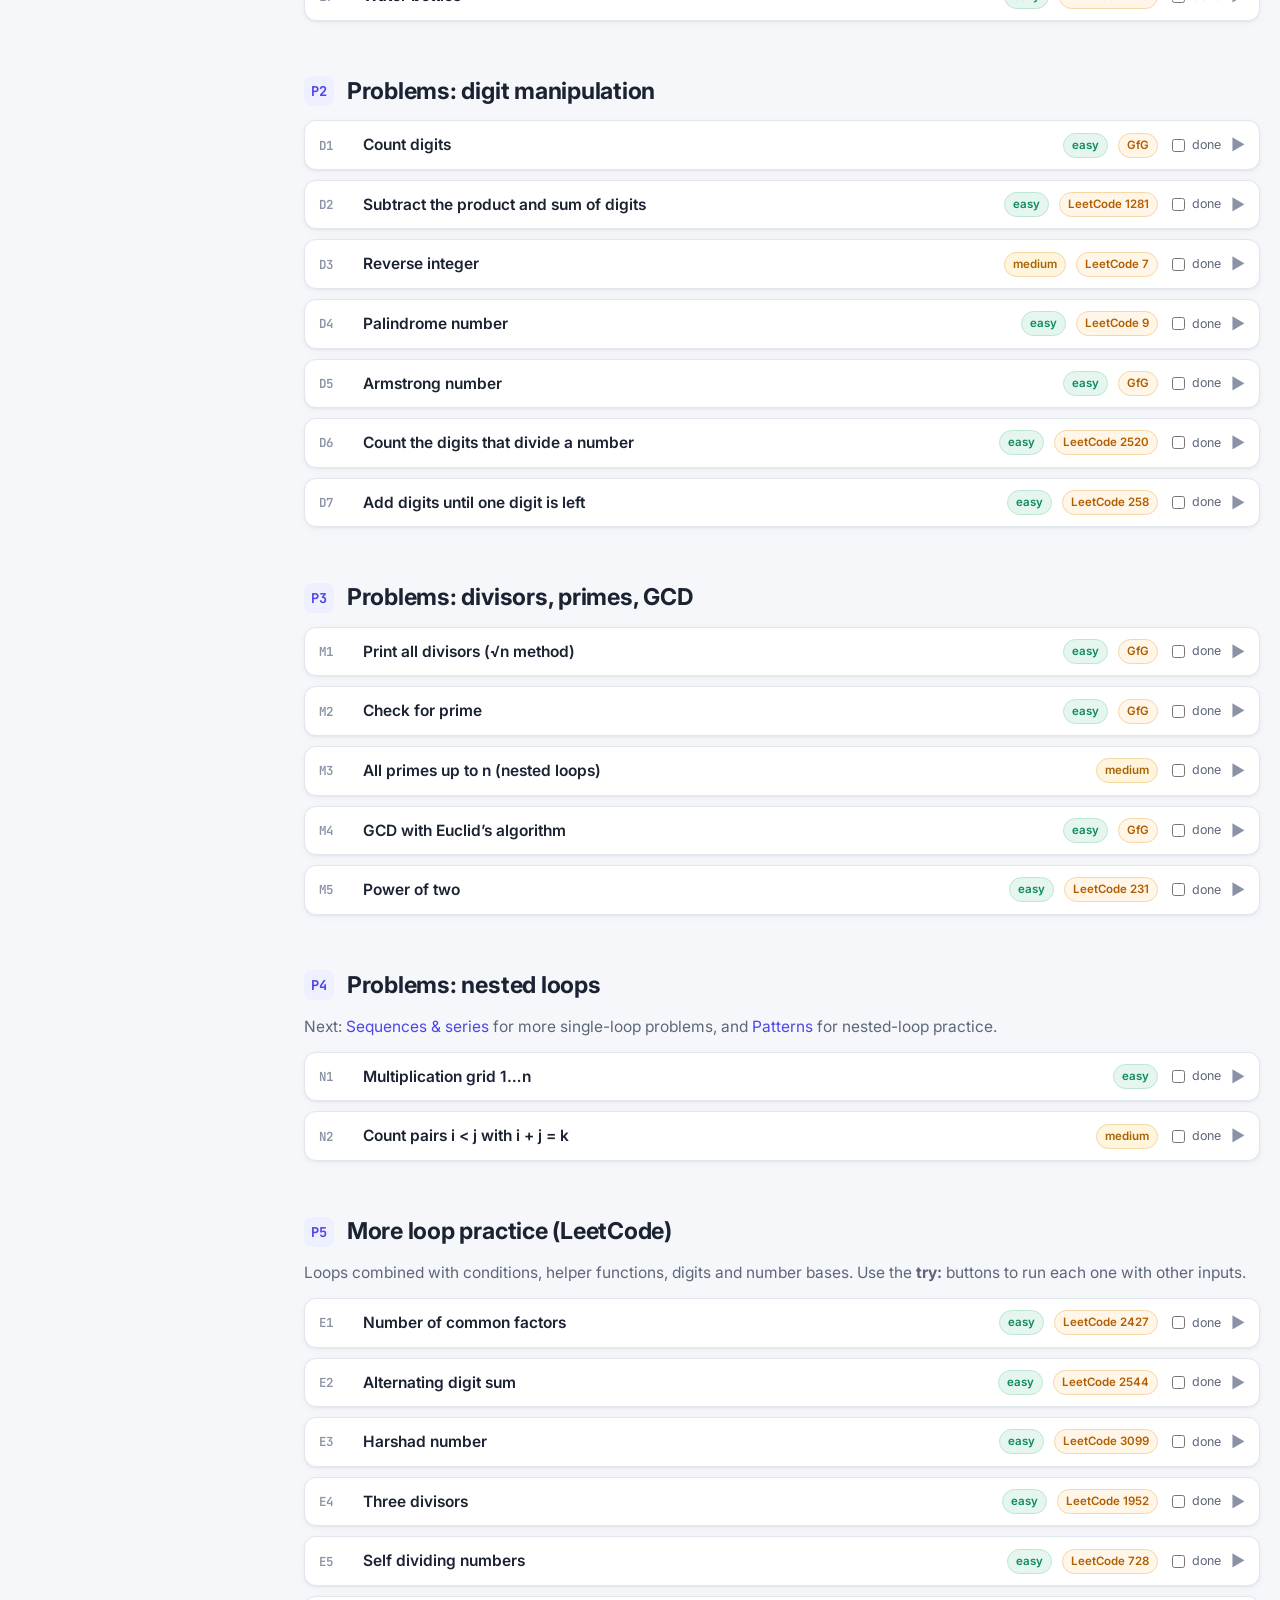
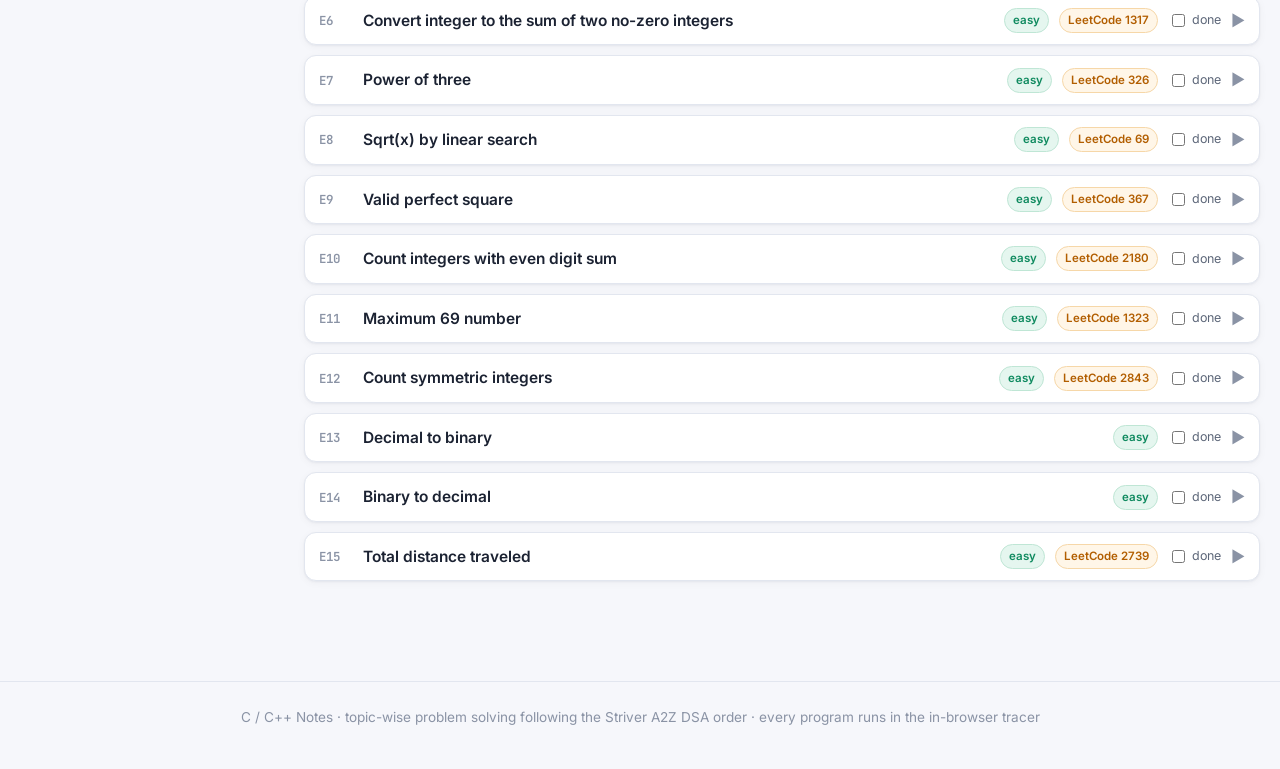
<file: loops.html>
<!doctype html>
<html lang="en">
<head>
<meta charset="utf-8">
<meta name="viewport" content="width=device-width, initial-scale=1">
<title>Loops — C / C++ Notes</title>
<meta name="description" content="for, while, do-while, break/continue and nested loops in C, with LeetCode problems traced line by line.">
<link rel="icon" href="data:image/svg+xml,<svg xmlns='http://www.w3.org/2000/svg' viewBox='0 0 32 32'><rect width='32' height='32' rx='7' fill='%234f46e5'/><text x='16' y='21' font-size='12' text-anchor='middle' fill='white' font-family='monospace' font-weight='700'>C++</text></svg>">
<link rel="preconnect" href="https://fonts.googleapis.com"><link rel="preconnect" href="https://fonts.gstatic.com" crossorigin>
<link href="https://fonts.googleapis.com/css2?family=Inter:wght@400;500;600;700&family=JetBrains+Mono:wght@400;600;700&display=swap" rel="stylesheet">
<link rel="stylesheet" href="assets/css/style.css?v=10">
</head>
<body>
<div class="wrap layout">
  <aside class="sidebar"></aside>
  <main class="main">
    <span class="badge">Step 1 · Lec 1 · Loops &amp; nested loops</span>
    <h1>Loops &amp; nested loops</h1>
    <p class="lead">A loop repeats a block of code. Almost every problem from here on is “loop over something and keep track of something”. Every example below runs in the visualiser: step through it and watch the <b>condition being checked</b> on each pass.</p>

    <h2 id="for"><span class="secnum">1</span>The for loop</h2>
    <pre class="c">
for (init; condition; update) {
    body
}</pre>
    <table class="tbl"><tr><th>part</th><th>runs</th><th>job</th></tr>
      <tr><td><code>init</code></td><td>once, at the start</td><td>create / set the counter</td></tr>
      <tr><td><code>condition</code></td><td>before <b>every</b> pass</td><td>true → run the body, false → leave the loop</td></tr>
      <tr><td><code>body</code></td><td>after each true check</td><td>the work</td></tr>
      <tr><td><code>update</code></td><td>after <b>every</b> body</td><td>move the counter (<code>i++</code>, <code>i += 2</code>, <code>i /= 10</code> …)</td></tr>
    </table>
    <p>The order is <b>init → check → body → update → check → body → update → … → check (false) → leave</b>. The check runs one more time than the body: for 4 passes it runs 5 times, and the last check is the one that fails.</p>
    <div data-example="ex-for"></div>

    <h2 id="while"><span class="secnum">2</span>The while loop</h2>
    <p>Use <code>while</code> when you <b>don’t know how many times</b> the loop will run, only when to stop: “while there are digits left”, “while b is not 0”. A <code>for</code> loop is just a <code>while</code> with its init and update gathered on one line.</p>
    <div data-example="ex-while"></div>
    <div class="callout idea"><div class="callout-title">The digit toolkit (you will use this a lot)</div>
      <table class="tbl"><tr><th>expression</th><th>for n = 4721</th><th>meaning</th></tr>
        <tr><td><code>n % 10</code></td><td>1</td><td>last digit</td></tr>
        <tr><td><code>n / 10</code></td><td>472</td><td>remove the last digit</td></tr>
        <tr><td><code>rev * 10 + d</code></td><td>—</td><td>append digit d to the end of rev</td></tr>
        <tr><td><code>while (n &gt; 0)</code></td><td>—</td><td>repeat once per digit</td></tr>
      </table>
    </div>

    <h2 id="dowhile"><span class="secnum">3</span>The do-while loop</h2>
    <p>The body runs <b>first</b> and the condition is checked <b>after</b>, so the body always runs at least once. It is rarely needed, but it is the right tool when the first pass must always happen.</p>
    <div data-example="ex-dowhile"></div>

    <h2 id="break"><span class="secnum">4</span>break &amp; continue</h2>
    <div data-example="ex-break"></div>

    <h2 id="nested"><span class="secnum">5</span>Nested loops</h2>
    <p>A loop inside a loop. The inner loop runs <b>completely</b> for every single pass of the outer loop, so the total work is (outer passes) × (inner passes). If the inner limit depends on the outer variable (<code>j &lt;= i</code>), the inner loop runs a different number of times on each row. That is exactly how triangle patterns work.</p>
    <div data-example="ex-nested"></div>
    <div class="grid2">
      <div class="callout"><div class="callout-title">Counting iterations</div>
        <ul><li><code>i: 0..n</code>, <code>j: 0..n</code> → n²</li><li><code>j: 0..i</code> → 1+2+…+n = n(n+1)/2 ≈ n²/2</li><li><code>j: i+1..n</code> (pairs) → n(n−1)/2</li><li><code>j *= 2</code> inner → n log n</li></ul></div>
      <div class="callout trap"><div class="callout-title">Loop bugs</div>
        <ul><li><code>for (...);</code> with a stray <b>semicolon</b> makes the body an empty statement.</li><li>Forgetting the update in a <code>while</code> → infinite loop. The visualiser stops after 30 000 steps.</li><li>Reusing the same variable (<code>i</code>) in both the outer and inner loop.</li></ul></div>
    </div>

    <h2 id="trace"><span class="secnum">6</span>How to trace a loop by hand</h2>
    <ol>
      <li>Draw a table: one column per variable, plus one for the output.</li>
      <li>Write a new row <b>every time a variable changes</b>. Write the check result (T/F) for the loop condition.</li>
      <li>Stop when the condition is false and write the final output.</li>
    </ol>
    <p>Every visualiser has a <b>Trace table</b> tab that builds exactly this table, and a <b>🎯 Trace it myself</b> button that blurs the values so you can predict each one before checking.</p>

    <section><h2 id="p-basic" data-short="Problems · basic loops"><span class="secnum">P1</span>Problems: basic loops &amp; simulation</h2>
      <div class="plist" data-group="loops:A" data-prefix="L"></div></section>
    <section><h2 id="p-digits" data-short="Problems · digits"><span class="secnum">P2</span>Problems: digit manipulation</h2>
      <div class="plist" data-group="loops:B" data-prefix="D"></div></section>
    <section><h2 id="p-maths" data-short="Problems · divisors, primes, gcd"><span class="secnum">P3</span>Problems: divisors, primes, GCD</h2>
      <div class="plist" data-group="loops:C" data-prefix="M"></div></section>
    <section><h2 id="p-nested" data-short="Problems · nested loops"><span class="secnum">P4</span>Problems: nested loops</h2>
      <p class="muted">Next: <a href="sequences.html">Sequences &amp; series</a> for more single-loop problems, and <a href="patterns.html">Patterns</a> for nested-loop practice.</p>
      <div class="plist" data-group="loops:D" data-prefix="N"></div></section>
    <section><h2 id="p-more" data-short="Problems · more loop practice"><span class="secnum">P5</span>More loop practice (LeetCode)</h2>
      <p class="muted">Loops combined with conditions, helper functions, digits and number bases. Use the <b>try:</b> buttons to run each one with other inputs.</p>
      <div class="plist" data-group="loops:E" data-prefix="E"></div></section>
  </main>
</div>
<script src="assets/js/cinterp.js?v=10"></script>
<script src="assets/js/site.js?v=10"></script>
<script src="assets/js/viz.js?v=10"></script>
<script src="assets/data/loops.js?v=10"></script>
</body>
</html>
</file>
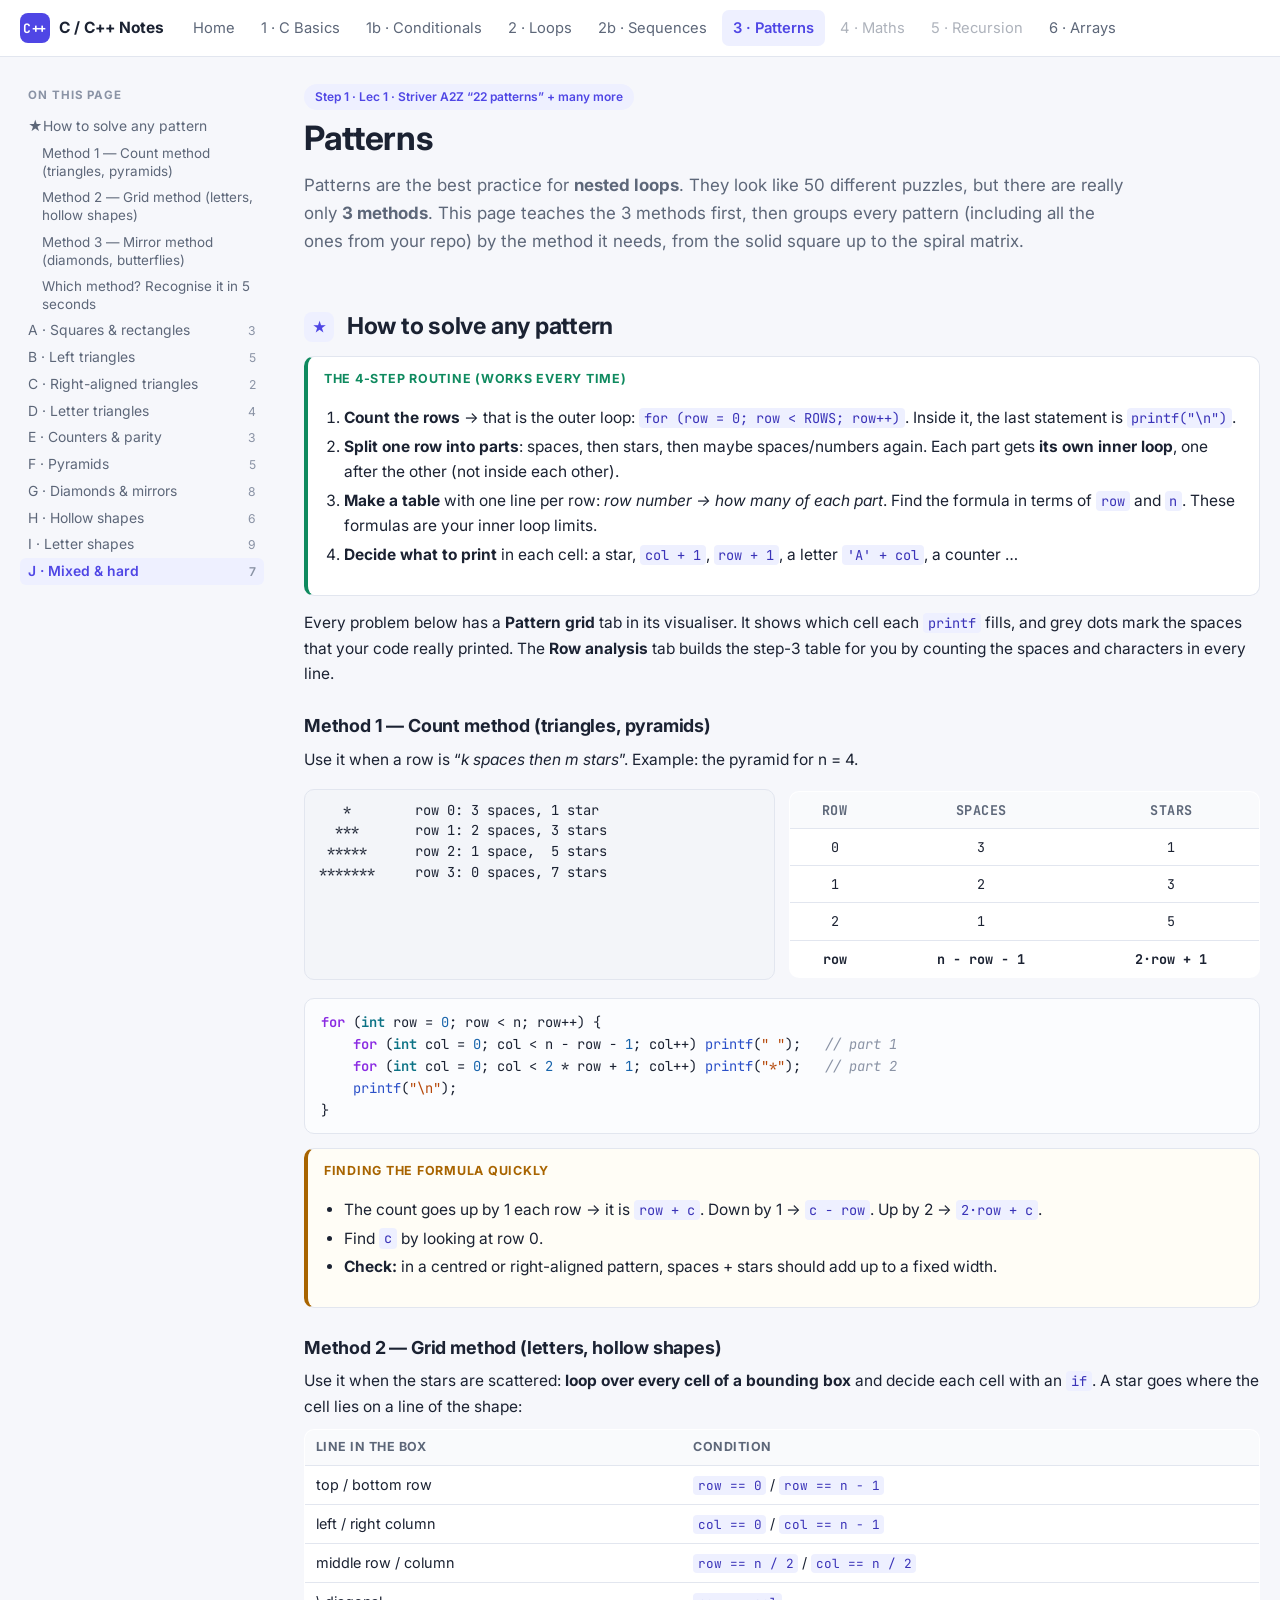
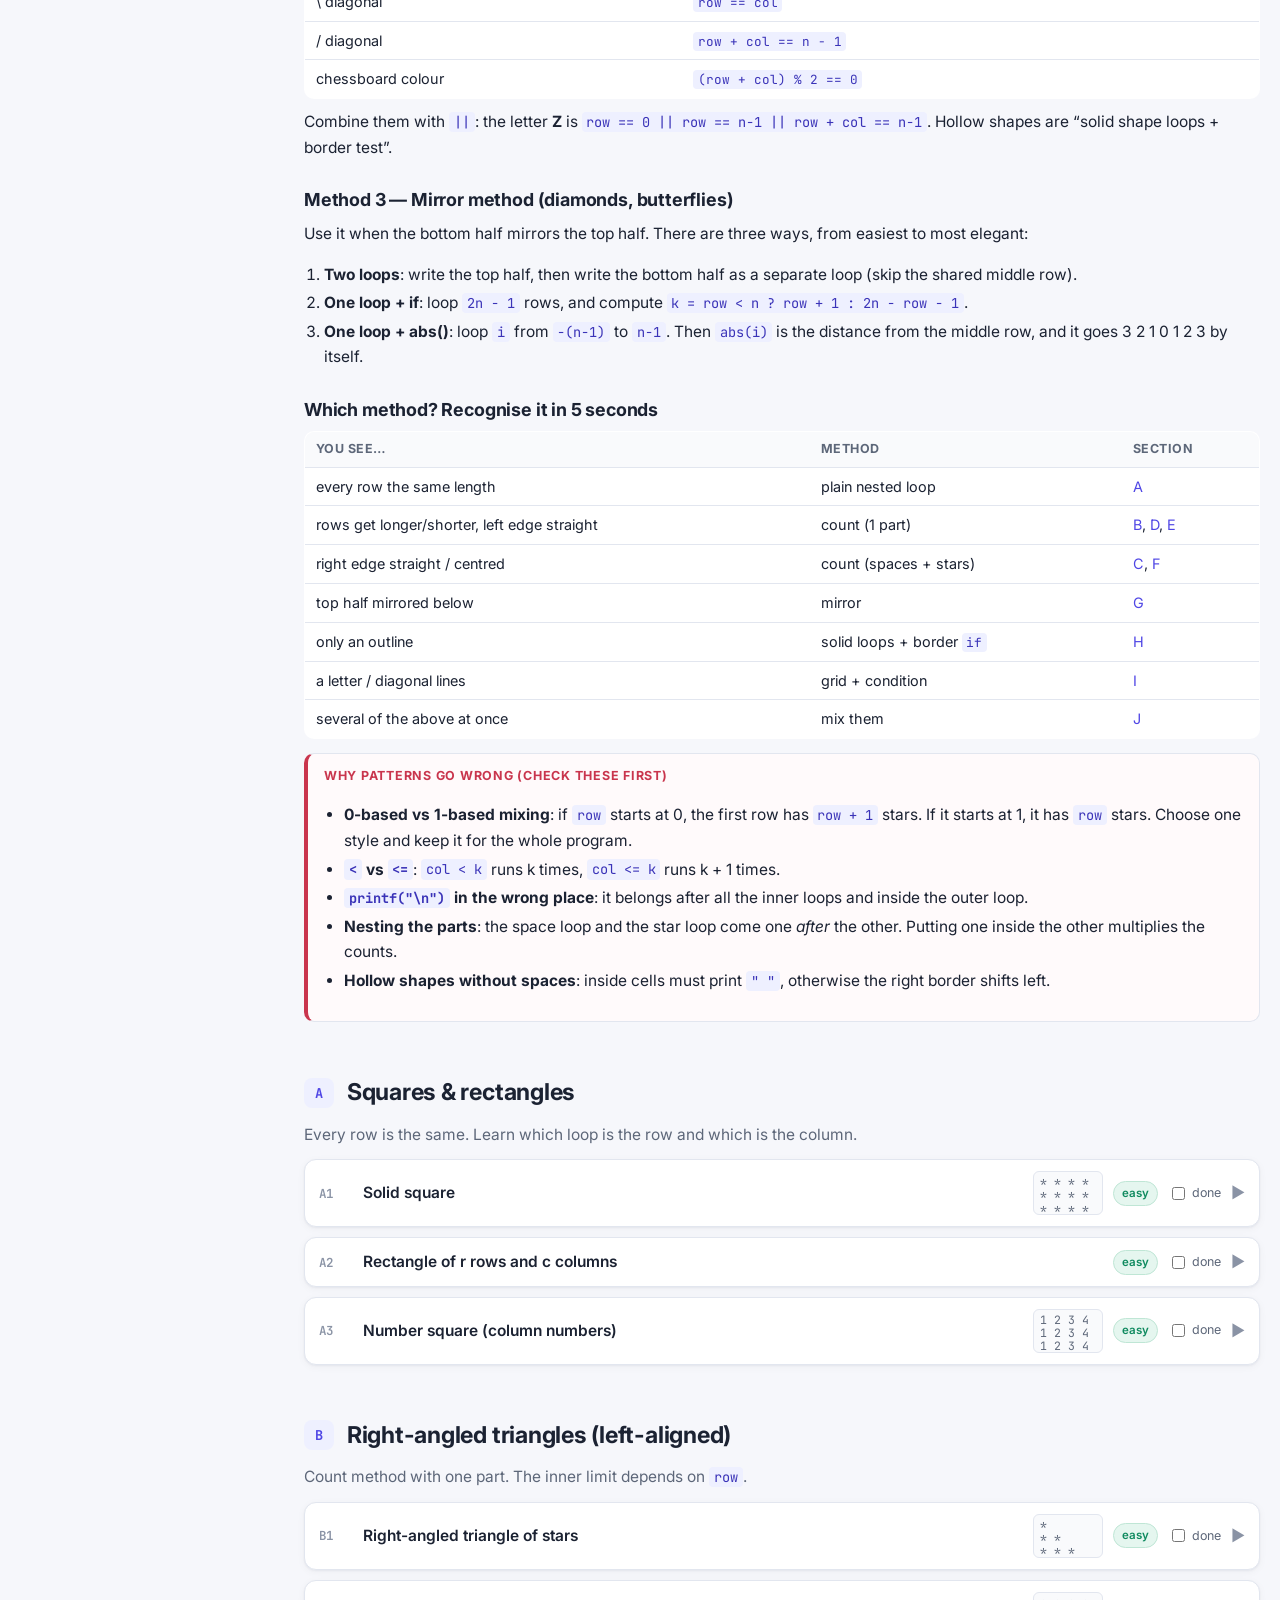
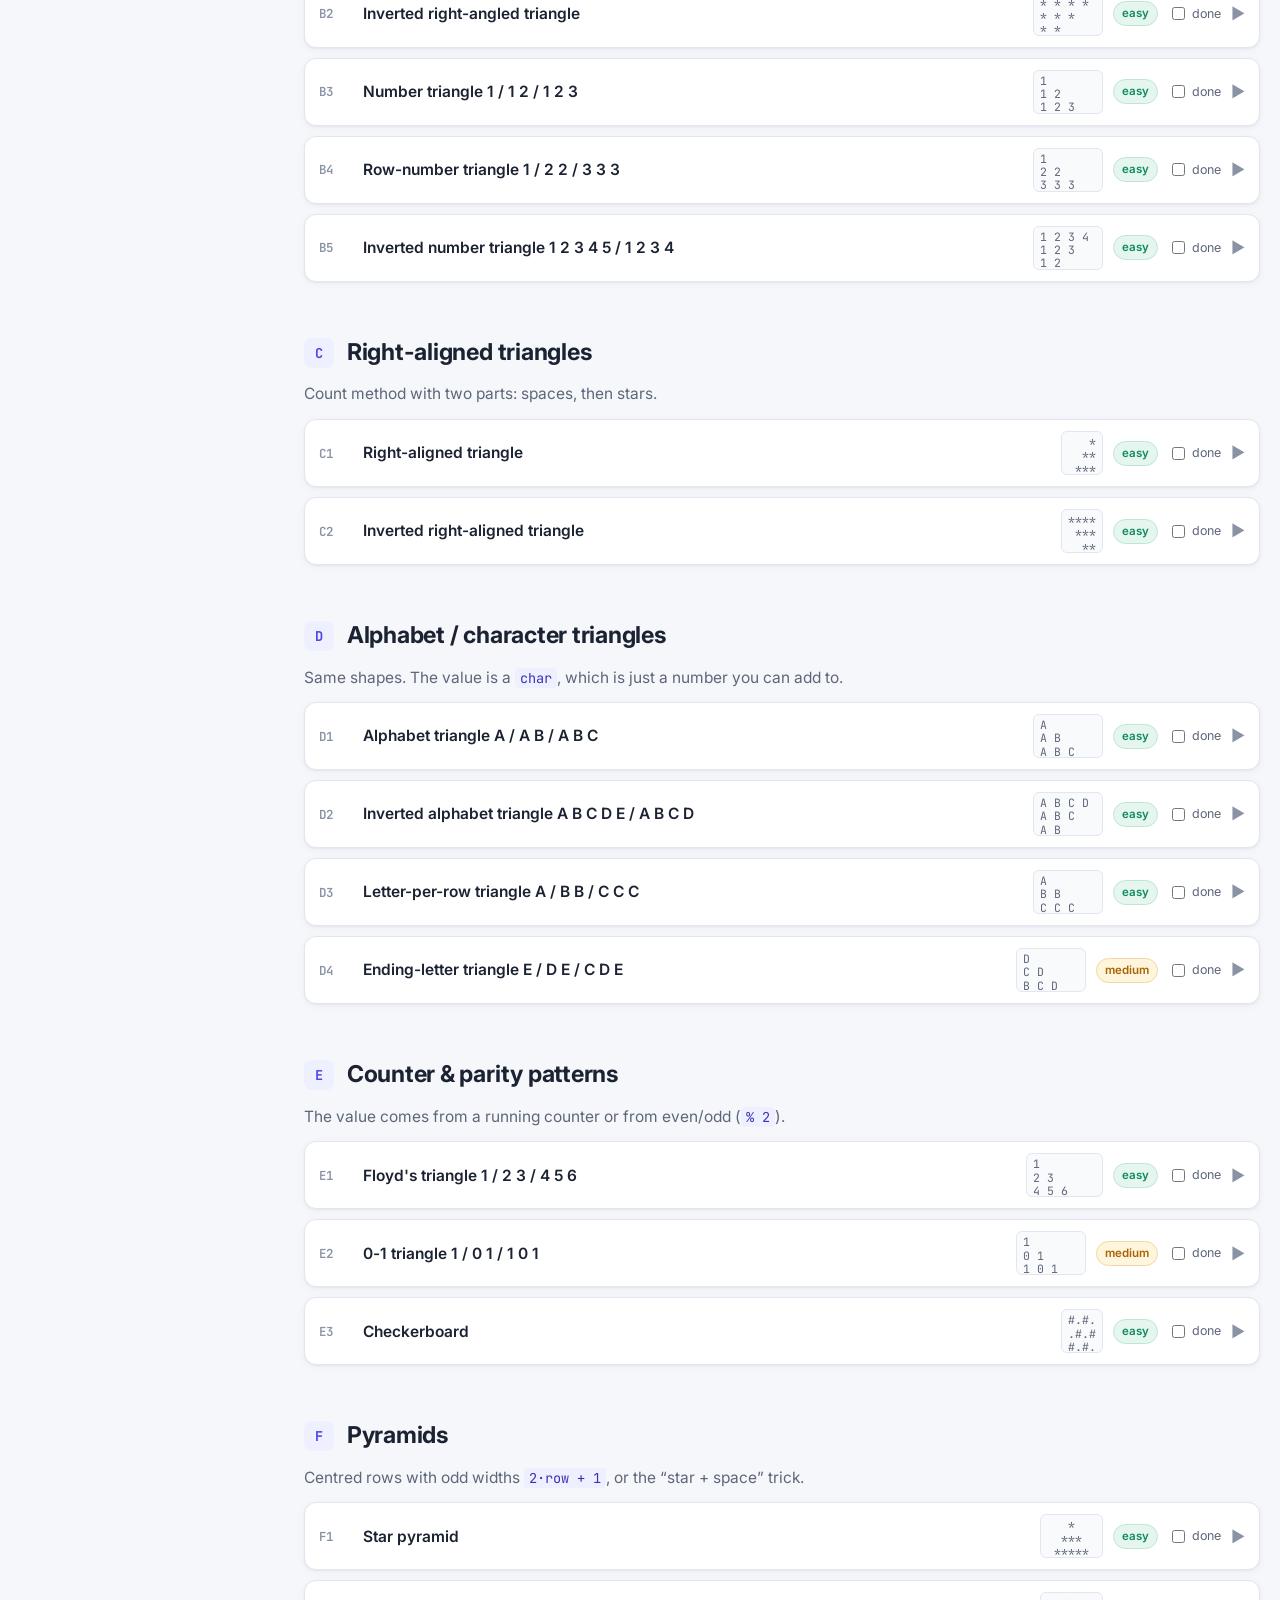
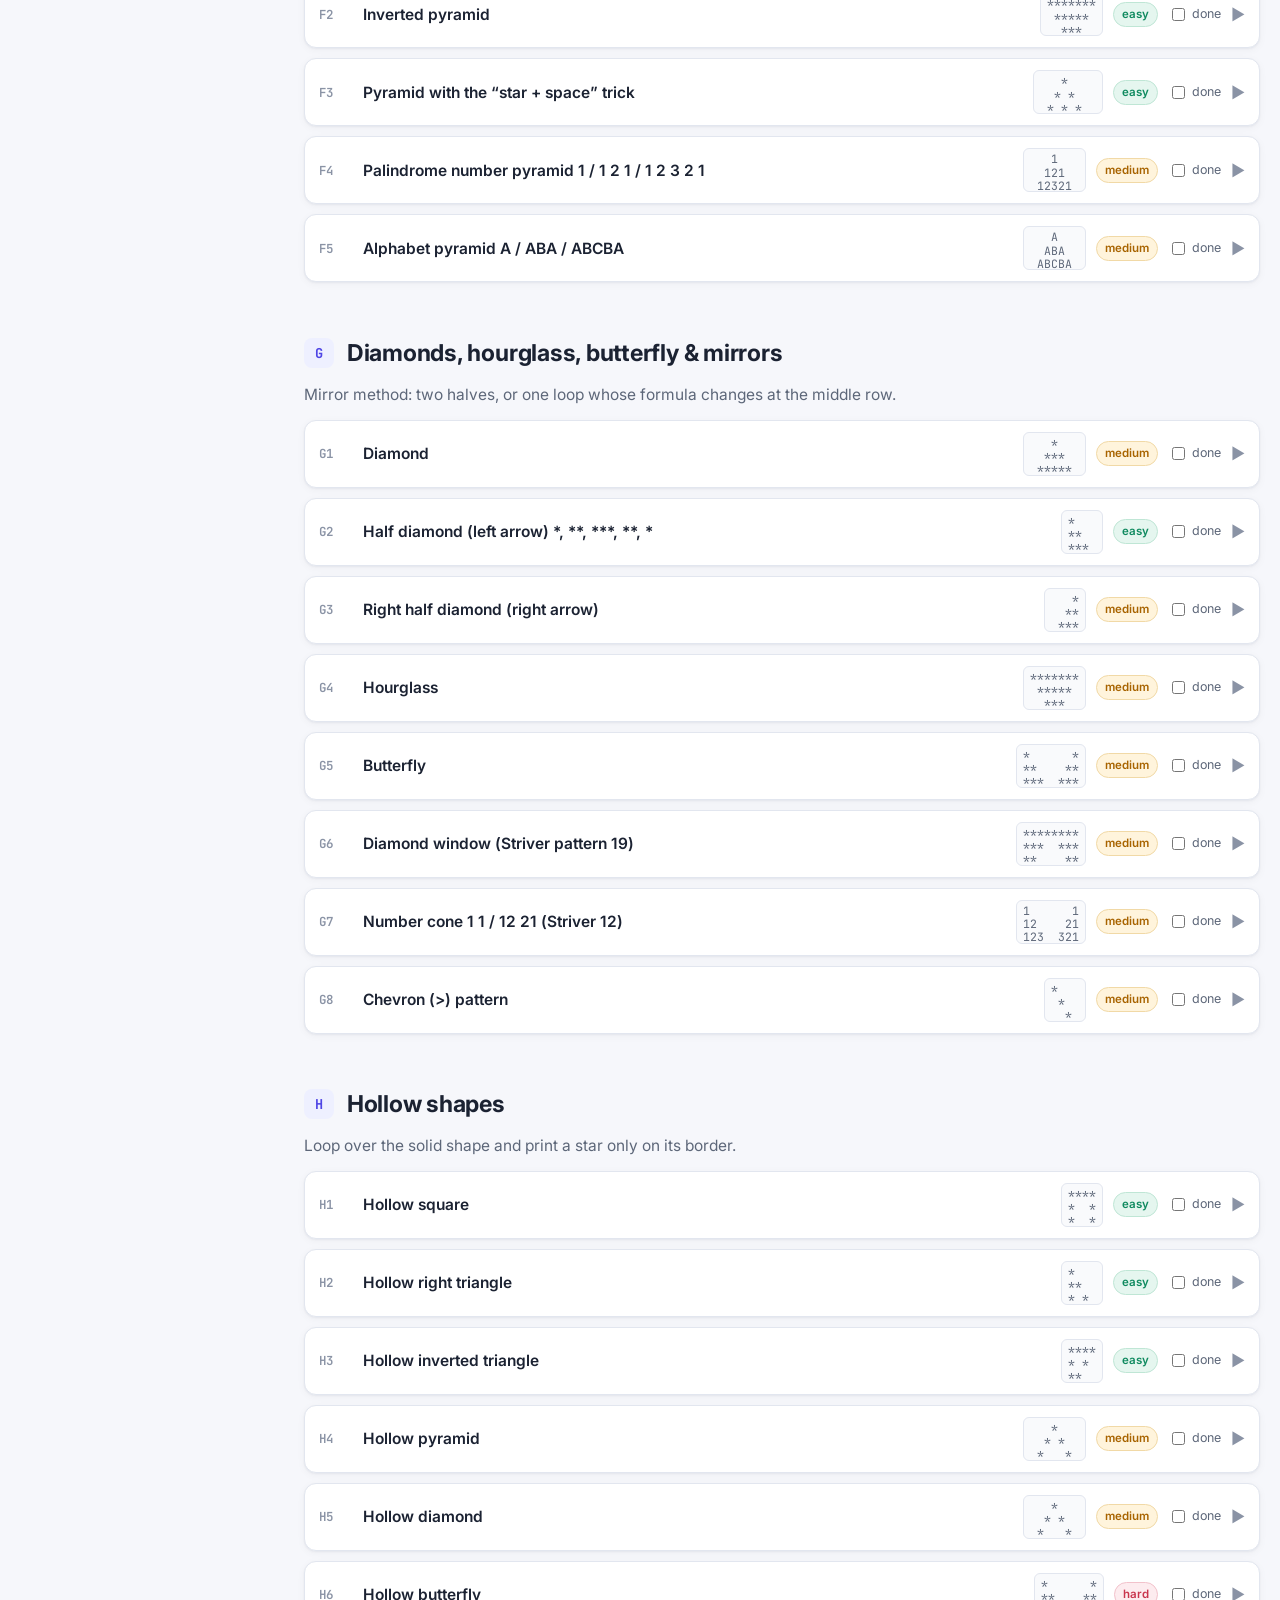
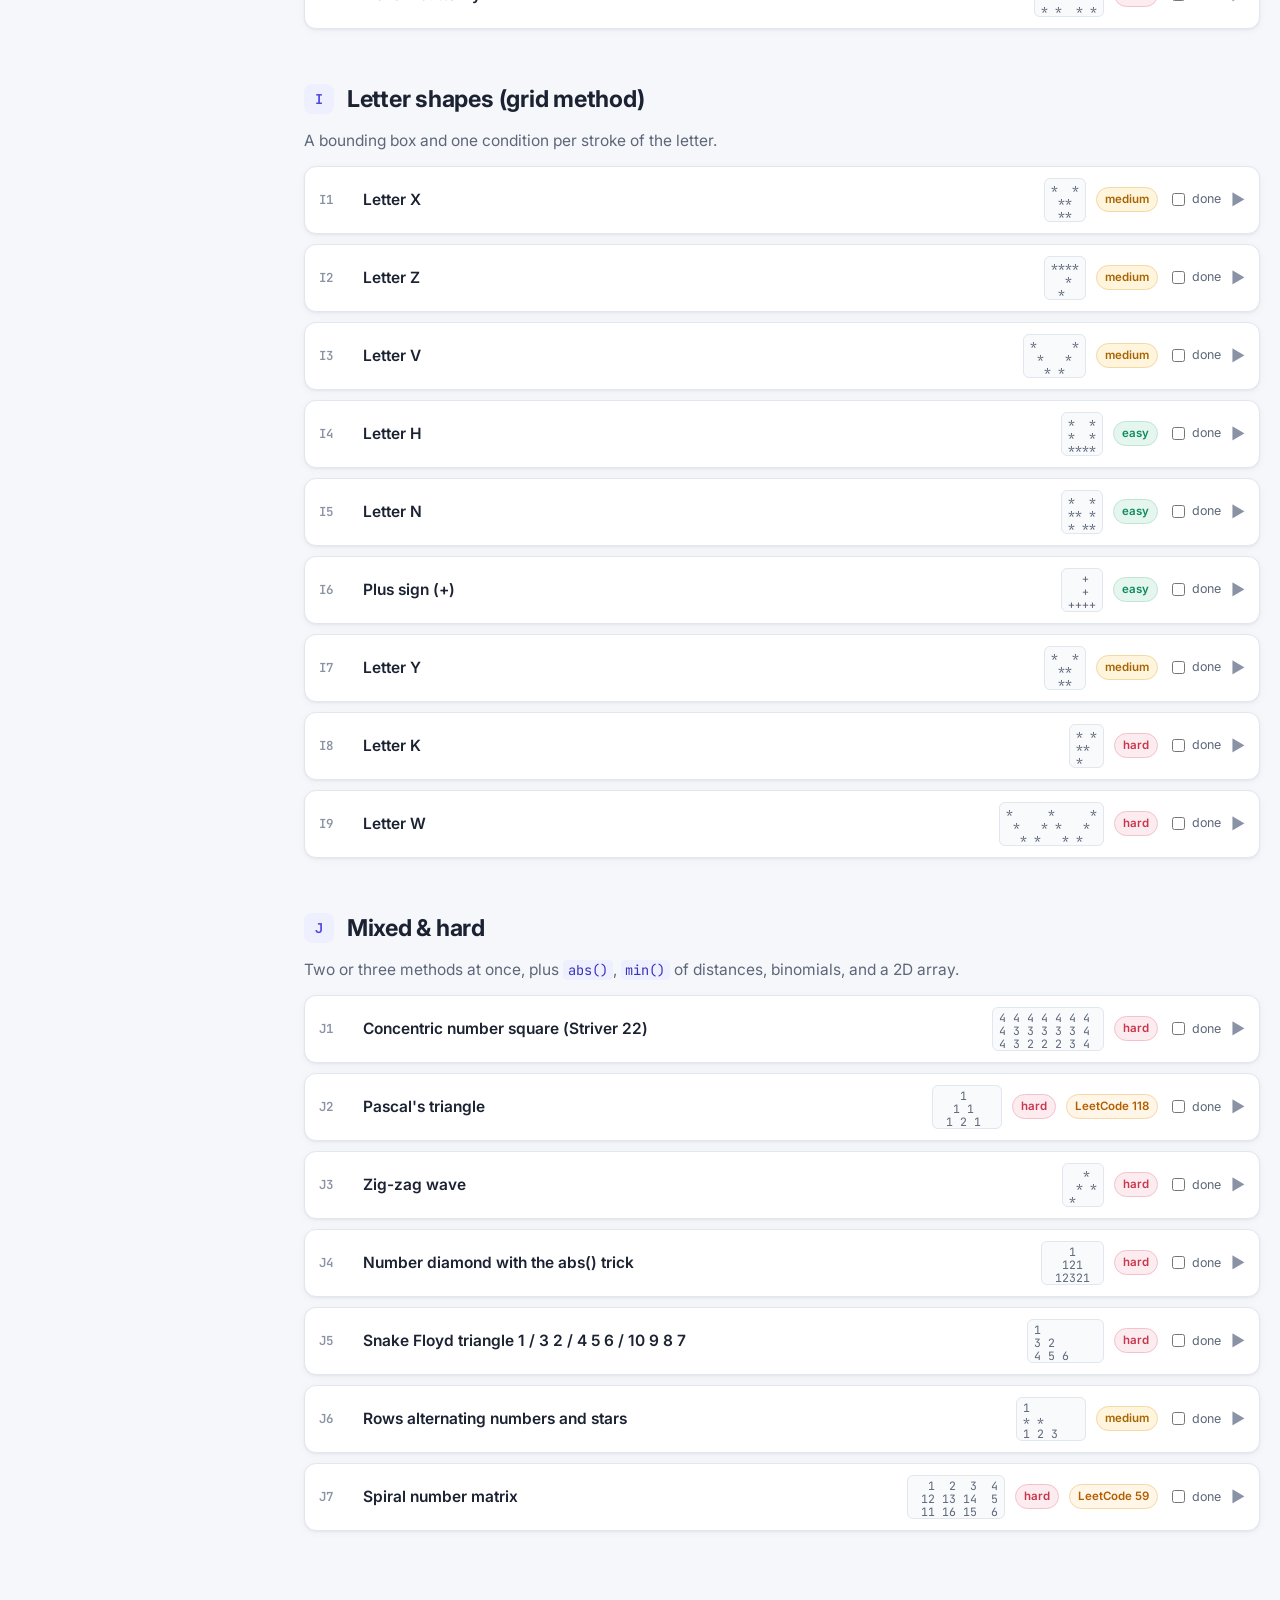
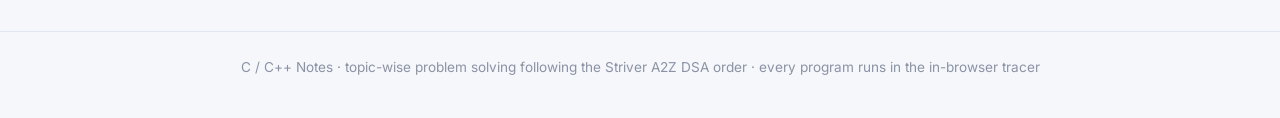
<file: patterns.html>
<!doctype html>
<html lang="en">
<head>
<meta charset="utf-8">
<meta name="viewport" content="width=device-width, initial-scale=1">
<title>Patterns — C / C++ Notes</title>
<meta name="description" content="Every star, number and letter pattern in C, grouped by technique, with a line-by-line visualiser and a pattern grid.">
<link rel="icon" href="data:image/svg+xml,<svg xmlns='http://www.w3.org/2000/svg' viewBox='0 0 32 32'><rect width='32' height='32' rx='7' fill='%234f46e5'/><text x='16' y='21' font-size='12' text-anchor='middle' fill='white' font-family='monospace' font-weight='700'>C++</text></svg>">
<link rel="preconnect" href="https://fonts.googleapis.com"><link rel="preconnect" href="https://fonts.gstatic.com" crossorigin>
<link href="https://fonts.googleapis.com/css2?family=Inter:wght@400;500;600;700&family=JetBrains+Mono:wght@400;600;700&display=swap" rel="stylesheet">
<link rel="stylesheet" href="assets/css/style.css?v=10">
</head>
<body>
<div class="wrap layout">
  <aside class="sidebar"></aside>
  <main class="main">
    <span class="badge">Step 1 · Lec 1 · Striver A2Z “22 patterns” + many more</span>
    <h1>Patterns</h1>
    <p class="lead">Patterns are the best practice for <b>nested loops</b>. They look like 50 different puzzles, but there are really only <b>3 methods</b>. This page teaches the 3 methods first, then groups every pattern (including all the ones from your repo) by the method it needs, from the solid square up to the spiral matrix.</p>

    <h2 id="method"><span class="secnum">★</span>How to solve any pattern</h2>
    <div class="callout tip"><div class="callout-title">The 4-step routine (works every time)</div>
      <ol>
        <li><b>Count the rows</b> → that is the outer loop: <code>for (row = 0; row &lt; ROWS; row++)</code>. Inside it, the last statement is <code>printf("\n")</code>.</li>
        <li><b>Split one row into parts</b>: spaces, then stars, then maybe spaces/numbers again. Each part gets <b>its own inner loop</b>, one after the other (not inside each other).</li>
        <li><b>Make a table</b> with one line per row: <i>row number → how many of each part</i>. Find the formula in terms of <code>row</code> and <code>n</code>. These formulas are your inner loop limits.</li>
        <li><b>Decide what to print</b> in each cell: a star, <code>col + 1</code>, <code>row + 1</code>, a letter <code>'A' + col</code>, a counter …</li>
      </ol>
    </div>
    <p>Every problem below has a <b>Pattern grid</b> tab in its visualiser. It shows which cell each <code>printf</code> fills, and grey dots mark the spaces that your code really printed. The <b>Row analysis</b> tab builds the step-3 table for you by counting the spaces and characters in every line.</p>

    <h3 id="m1">Method 1 — Count method (triangles, pyramids)</h3>
    <p>Use it when a row is “<i>k spaces then m stars</i>”. Example: the pyramid for n = 4.</p>
    <div class="grid2">
      <pre class="console">   *        row 0: 3 spaces, 1 star
  ***       row 1: 2 spaces, 3 stars
 *****      row 2: 1 space,  5 stars
*******     row 3: 0 spaces, 7 stars</pre>
      <table class="tbl formula"><tr><th>row</th><th>spaces</th><th>stars</th></tr><tr><td>0</td><td>3</td><td>1</td></tr><tr><td>1</td><td>2</td><td>3</td></tr><tr><td>2</td><td>1</td><td>5</td></tr><tr><td><b>row</b></td><td><b>n − row − 1</b></td><td><b>2·row + 1</b></td></tr></table>
    </div>
    <pre class="c">
for (int row = 0; row < n; row++) {
    for (int col = 0; col < n - row - 1; col++) printf(" ");   // part 1
    for (int col = 0; col < 2 * row + 1; col++) printf("*");   // part 2
    printf("\n");
}</pre>
    <div class="callout idea"><div class="callout-title">Finding the formula quickly</div>
      <ul>
        <li>The count goes up by 1 each row → it is <code>row + c</code>. Down by 1 → <code>c − row</code>. Up by 2 → <code>2·row + c</code>.</li>
        <li>Find <code>c</code> by looking at row 0.</li>
        <li><b>Check:</b> in a centred or right-aligned pattern, spaces + stars should add up to a fixed width.</li>
      </ul>
    </div>

    <h3 id="m2">Method 2 — Grid method (letters, hollow shapes)</h3>
    <p>Use it when the stars are scattered: <b>loop over every cell of a bounding box</b> and decide each cell with an <code>if</code>. A star goes where the cell lies on a line of the shape:</p>
    <table class="tbl"><tr><th>line in the box</th><th>condition</th></tr>
      <tr><td>top / bottom row</td><td><code>row == 0</code> / <code>row == n - 1</code></td></tr>
      <tr><td>left / right column</td><td><code>col == 0</code> / <code>col == n - 1</code></td></tr>
      <tr><td>middle row / column</td><td><code>row == n / 2</code> / <code>col == n / 2</code></td></tr>
      <tr><td>\ diagonal</td><td><code>row == col</code></td></tr>
      <tr><td>/ diagonal</td><td><code>row + col == n - 1</code></td></tr>
      <tr><td>chessboard colour</td><td><code>(row + col) % 2 == 0</code></td></tr>
    </table>
    <p>Combine them with <code>||</code>: the letter <b>Z</b> is <code>row == 0 || row == n-1 || row + col == n-1</code>. Hollow shapes are “solid shape loops + border test”.</p>

    <h3 id="m3">Method 3 — Mirror method (diamonds, butterflies)</h3>
    <p>Use it when the bottom half mirrors the top half. There are three ways, from easiest to most elegant:</p>
    <ol>
      <li><b>Two loops</b>: write the top half, then write the bottom half as a separate loop (skip the shared middle row).</li>
      <li><b>One loop + if</b>: loop <code>2n − 1</code> rows, and compute <code>k = row &lt; n ? row + 1 : 2n − row − 1</code>.</li>
      <li><b>One loop + abs()</b>: loop <code>i</code> from <code>−(n−1)</code> to <code>n−1</code>. Then <code>abs(i)</code> is the distance from the middle row, and it goes 3 2 1 0 1 2 3 by itself.</li>
    </ol>

    <h3 id="which">Which method? Recognise it in 5 seconds</h3>
    <table class="tbl"><tr><th>You see…</th><th>Method</th><th>Section</th></tr>
      <tr><td>every row the same length</td><td>plain nested loop</td><td><a href="#cat-a">A</a></td></tr>
      <tr><td>rows get longer/shorter, left edge straight</td><td>count (1 part)</td><td><a href="#cat-b">B</a>, <a href="#cat-d">D</a>, <a href="#cat-e">E</a></td></tr>
      <tr><td>right edge straight / centred</td><td>count (spaces + stars)</td><td><a href="#cat-c">C</a>, <a href="#cat-f">F</a></td></tr>
      <tr><td>top half mirrored below</td><td>mirror</td><td><a href="#cat-g">G</a></td></tr>
      <tr><td>only an outline</td><td>solid loops + border <code>if</code></td><td><a href="#cat-h">H</a></td></tr>
      <tr><td>a letter / diagonal lines</td><td>grid + condition</td><td><a href="#cat-i">I</a></td></tr>
      <tr><td>several of the above at once</td><td>mix them</td><td><a href="#cat-j">J</a></td></tr>
    </table>

    <div class="callout trap"><div class="callout-title">Why patterns go wrong (check these first)</div>
      <ul>
        <li><b>0-based vs 1-based mixing</b>: if <code>row</code> starts at 0, the first row has <code>row + 1</code> stars. If it starts at 1, it has <code>row</code> stars. Choose one style and keep it for the whole program.</li>
        <li><b><code>&lt;</code> vs <code>&lt;=</code></b>: <code>col &lt; k</code> runs k times, <code>col &lt;= k</code> runs k + 1 times.</li>
        <li><b><code>printf("\n")</code> in the wrong place</b>: it belongs after all the inner loops and inside the outer loop.</li>
        <li><b>Nesting the parts</b>: the space loop and the star loop come one <i>after</i> the other. Putting one inside the other multiplies the counts.</li>
        <li><b>Hollow shapes without spaces</b>: inside cells must print <code>" "</code>, otherwise the right border shifts left.</li>
      </ul>
    </div>

    <section><h2 id="cat-a" data-short="A · Squares & rectangles"><span class="secnum">A</span>Squares &amp; rectangles</h2>
      <p class="muted">Every row is the same. Learn which loop is the row and which is the column.</p>
      <div class="plist" data-group="patterns:A" data-prefix="A"></div></section>

    <section><h2 id="cat-b" data-short="B · Left triangles"><span class="secnum">B</span>Right-angled triangles (left-aligned)</h2>
      <p class="muted">Count method with one part. The inner limit depends on <code>row</code>.</p>
      <div class="plist" data-group="patterns:B" data-prefix="B"></div></section>

    <section><h2 id="cat-c" data-short="C · Right-aligned triangles"><span class="secnum">C</span>Right-aligned triangles</h2>
      <p class="muted">Count method with two parts: spaces, then stars.</p>
      <div class="plist" data-group="patterns:C" data-prefix="C"></div></section>

    <section><h2 id="cat-d" data-short="D · Letter triangles"><span class="secnum">D</span>Alphabet / character triangles</h2>
      <p class="muted">Same shapes. The value is a <code>char</code>, which is just a number you can add to.</p>
      <div class="plist" data-group="patterns:D" data-prefix="D"></div></section>

    <section><h2 id="cat-e" data-short="E · Counters & parity"><span class="secnum">E</span>Counter &amp; parity patterns</h2>
      <p class="muted">The value comes from a running counter or from even/odd (<code>% 2</code>).</p>
      <div class="plist" data-group="patterns:E" data-prefix="E"></div></section>

    <section><h2 id="cat-f" data-short="F · Pyramids"><span class="secnum">F</span>Pyramids</h2>
      <p class="muted">Centred rows with odd widths <code>2·row + 1</code>, or the “star + space” trick.</p>
      <div class="plist" data-group="patterns:F" data-prefix="F"></div></section>

    <section><h2 id="cat-g" data-short="G · Diamonds & mirrors"><span class="secnum">G</span>Diamonds, hourglass, butterfly &amp; mirrors</h2>
      <p class="muted">Mirror method: two halves, or one loop whose formula changes at the middle row.</p>
      <div class="plist" data-group="patterns:G" data-prefix="G"></div></section>

    <section><h2 id="cat-h" data-short="H · Hollow shapes"><span class="secnum">H</span>Hollow shapes</h2>
      <p class="muted">Loop over the solid shape and print a star only on its border.</p>
      <div class="plist" data-group="patterns:H" data-prefix="H"></div></section>

    <section><h2 id="cat-i" data-short="I · Letter shapes"><span class="secnum">I</span>Letter shapes (grid method)</h2>
      <p class="muted">A bounding box and one condition per stroke of the letter.</p>
      <div class="plist" data-group="patterns:I" data-prefix="I"></div></section>

    <section><h2 id="cat-j" data-short="J · Mixed & hard"><span class="secnum">J</span>Mixed &amp; hard</h2>
      <p class="muted">Two or three methods at once, plus <code>abs()</code>, <code>min()</code> of distances, binomials, and a 2D array.</p>
      <div class="plist" data-group="patterns:J" data-prefix="J"></div></section>
  </main>
</div>
<script src="assets/js/cinterp.js?v=10"></script>
<script src="assets/js/site.js?v=10"></script>
<script src="assets/js/viz.js?v=10"></script>
<script src="assets/data/patterns.js?v=10"></script>
</body>
</html>
</file>
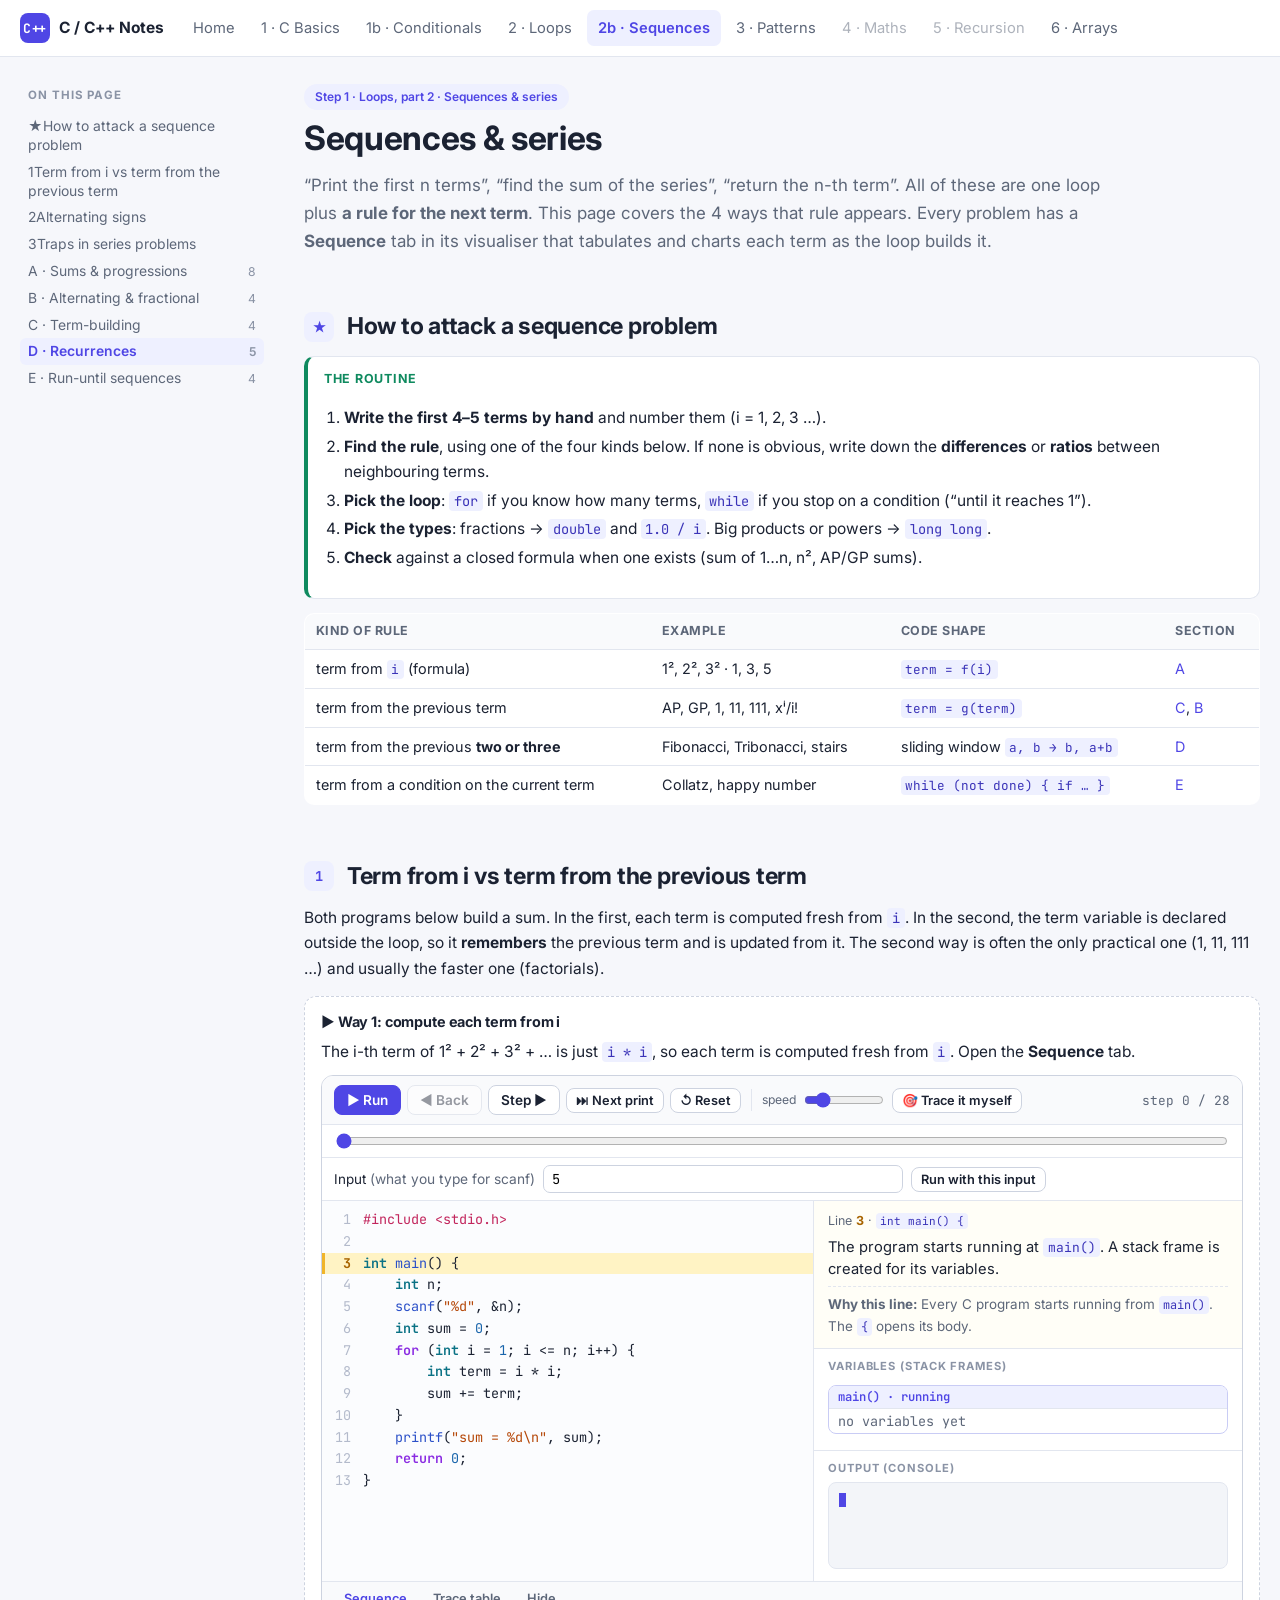
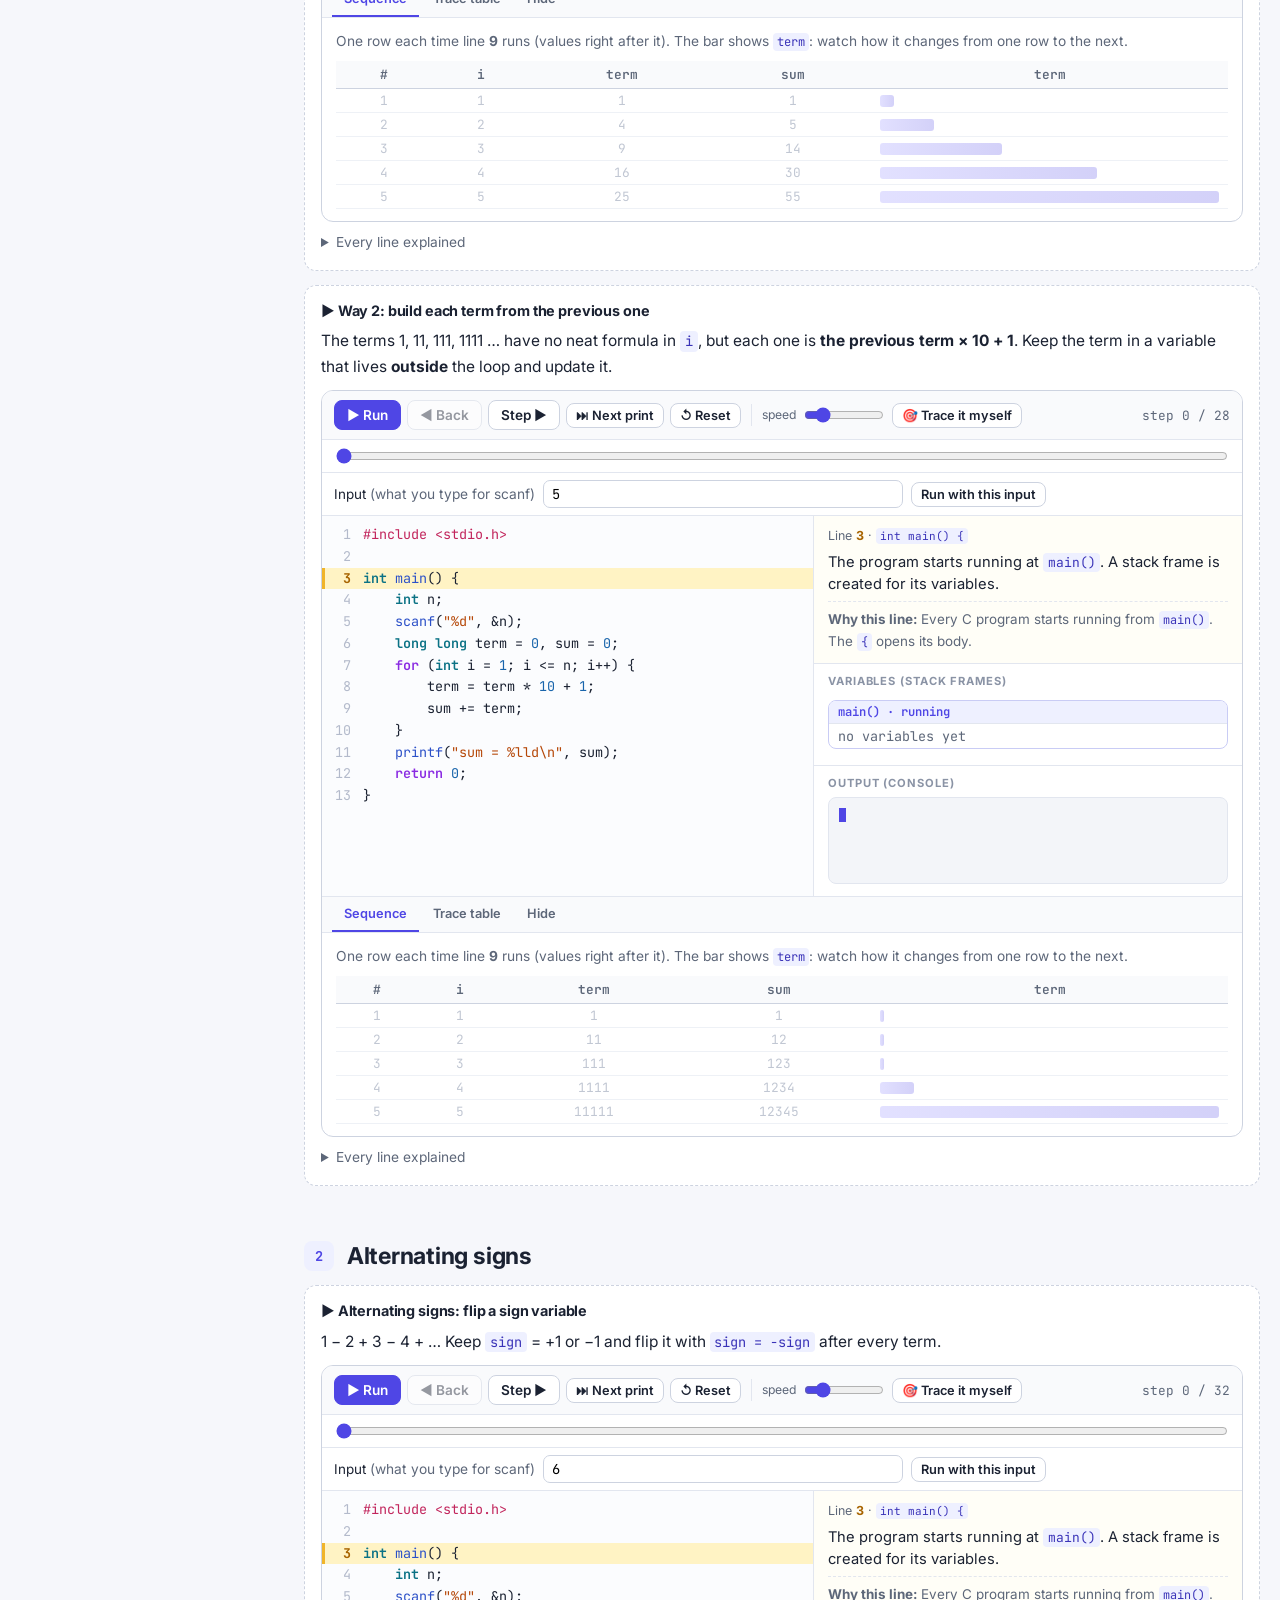
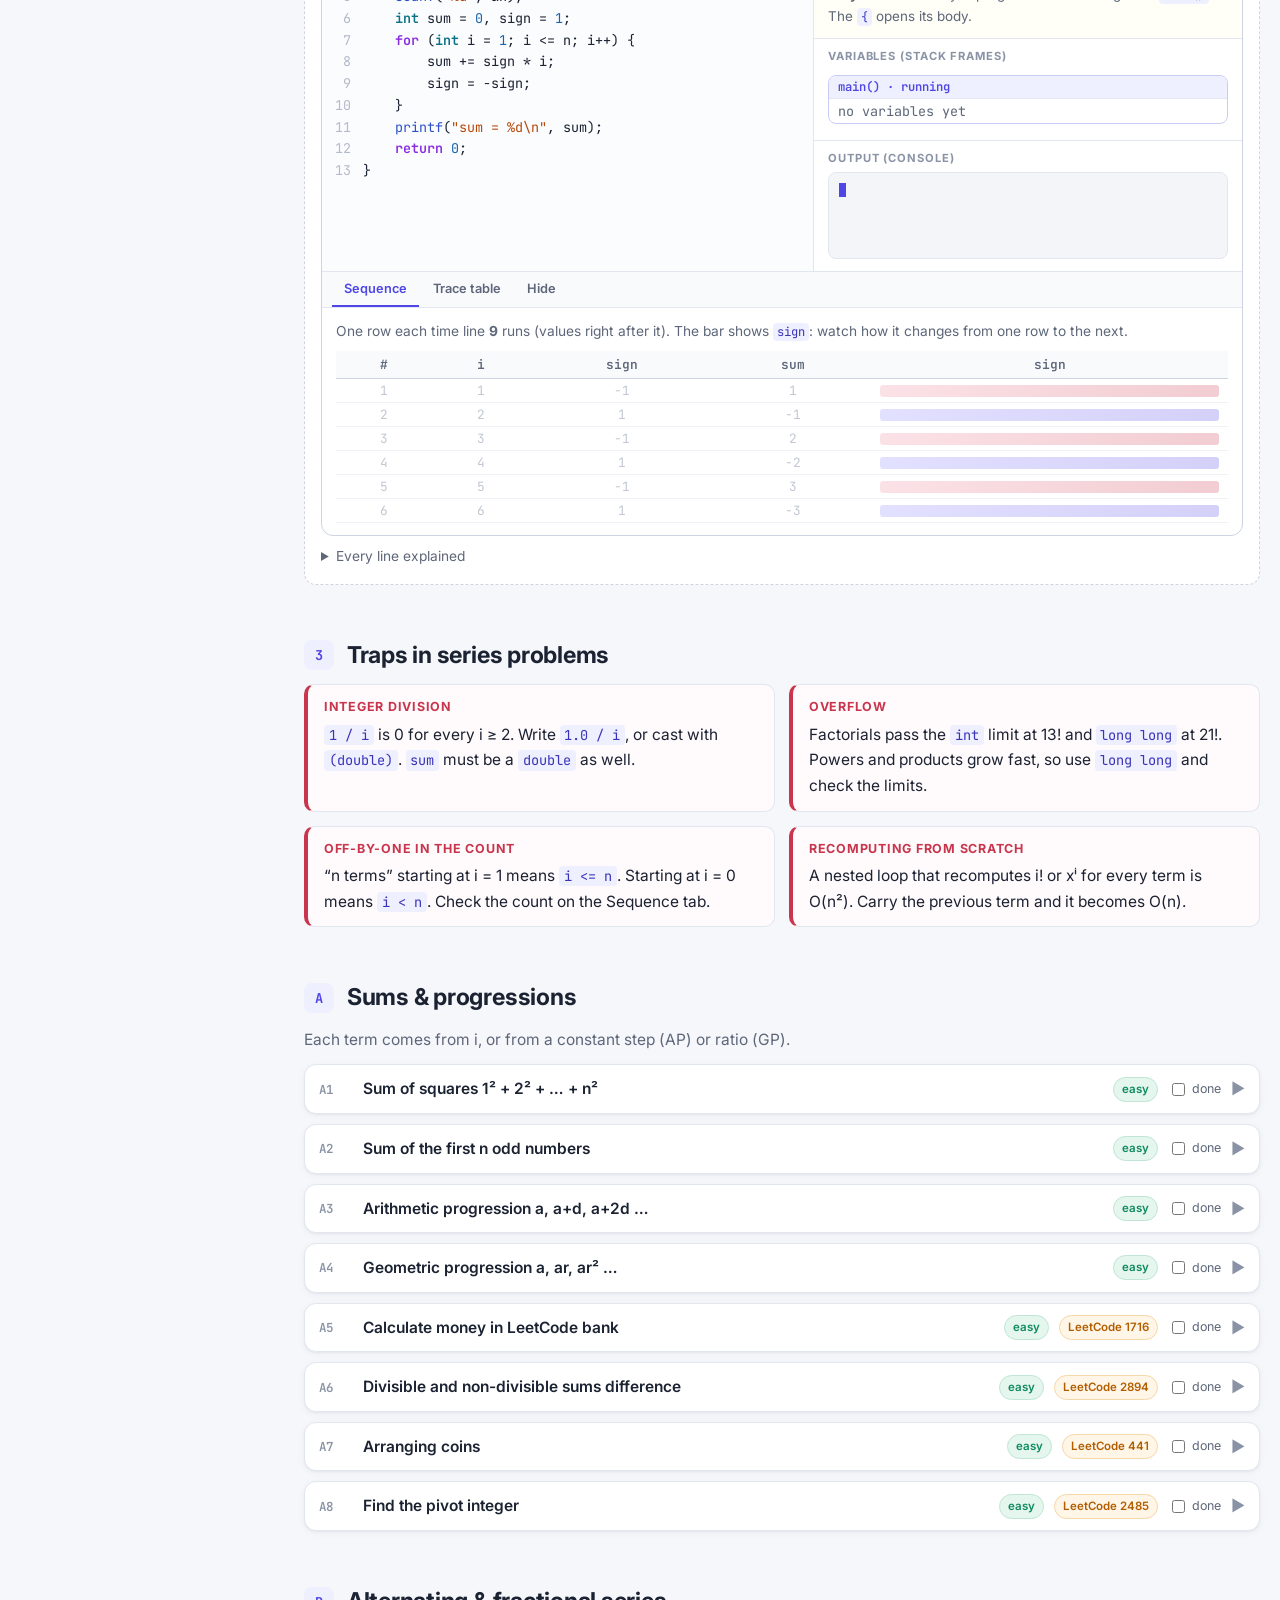
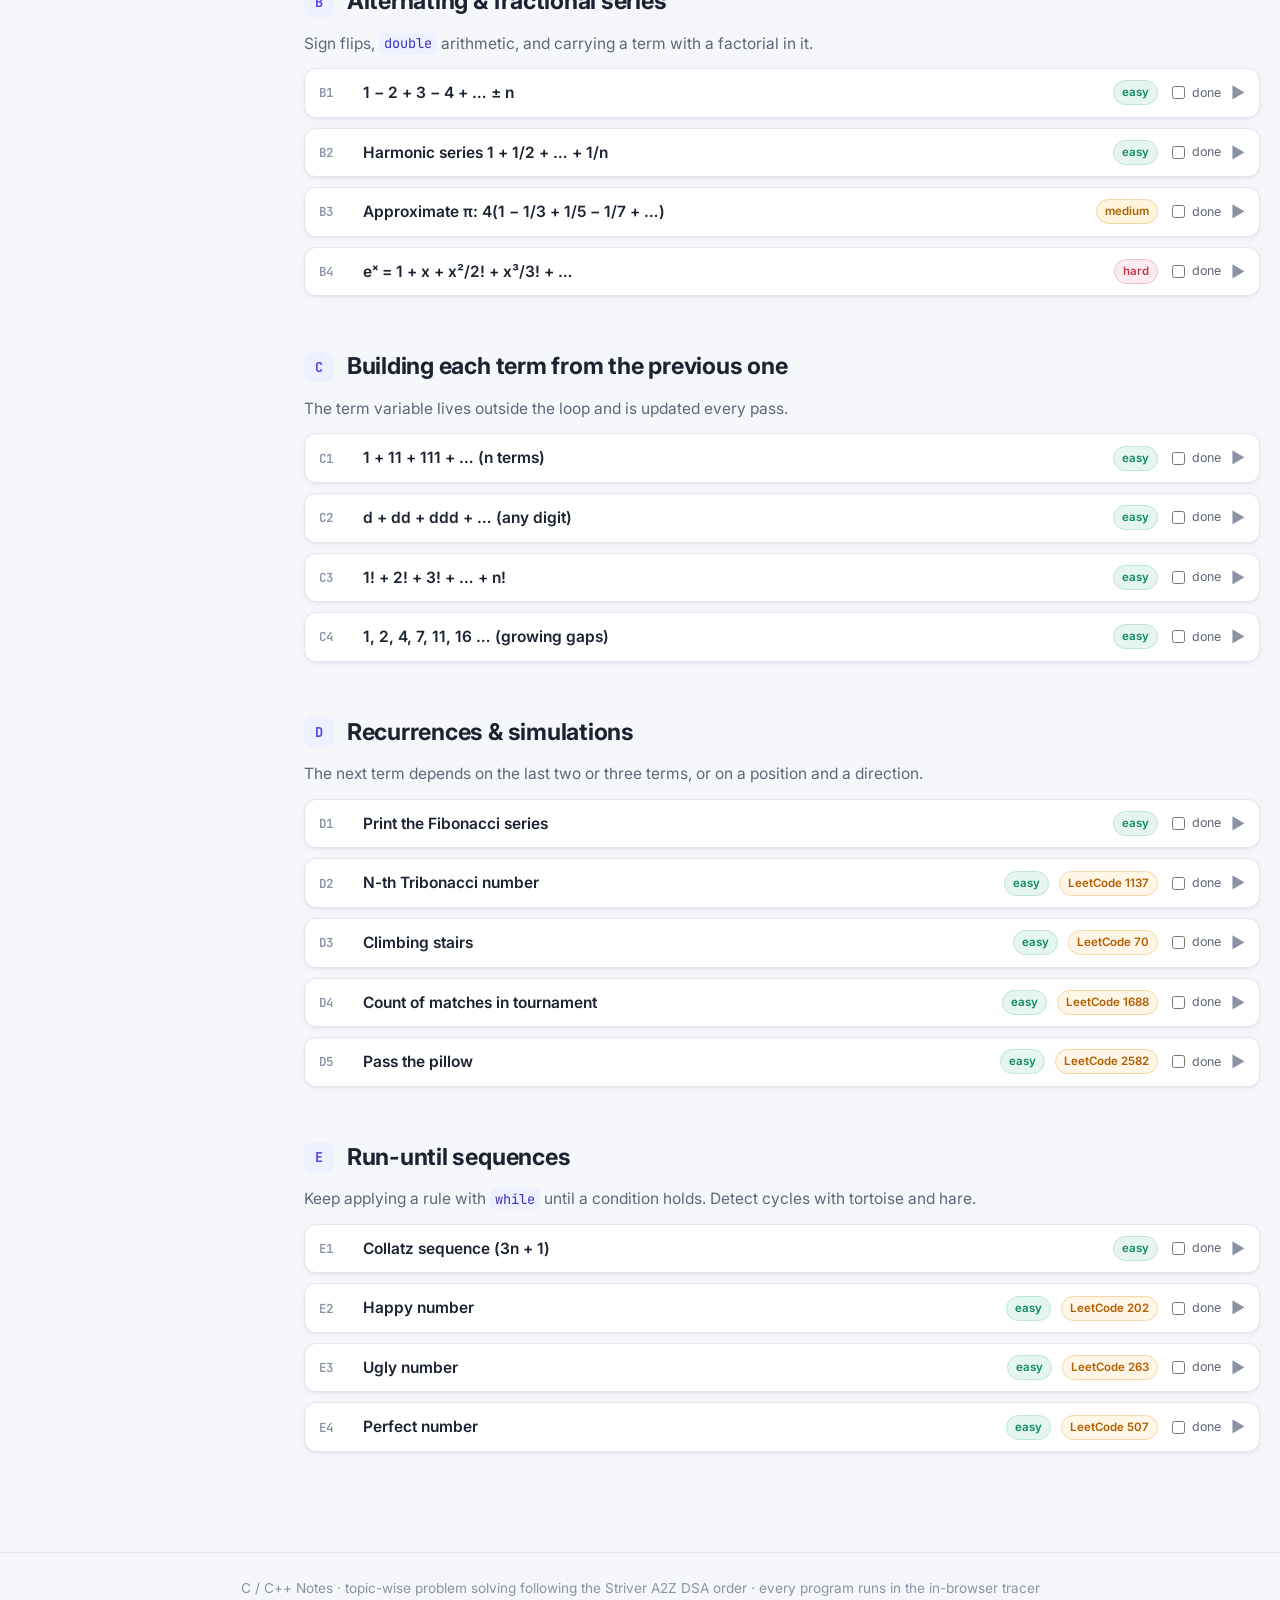
<file: sequences.html>
<!doctype html>
<html lang="en">
<head>
<meta charset="utf-8">
<meta name="viewport" content="width=device-width, initial-scale=1">
<title>Sequences & Series — C / C++ Notes</title>
<meta name="description" content="Sequence and series loop problems in C: sums, progressions, alternating and fractional series, recurrences and process sequences, traced line by line.">
<link rel="icon" href="data:image/svg+xml,<svg xmlns='http://www.w3.org/2000/svg' viewBox='0 0 32 32'><rect width='32' height='32' rx='7' fill='%234f46e5'/><text x='16' y='21' font-size='12' text-anchor='middle' fill='white' font-family='monospace' font-weight='700'>C++</text></svg>">
<link rel="preconnect" href="https://fonts.googleapis.com"><link rel="preconnect" href="https://fonts.gstatic.com" crossorigin>
<link href="https://fonts.googleapis.com/css2?family=Inter:wght@400;500;600;700&family=JetBrains+Mono:wght@400;600;700&display=swap" rel="stylesheet">
<link rel="stylesheet" href="assets/css/style.css?v=10">
</head>
<body>
<div class="wrap layout">
  <aside class="sidebar"></aside>
  <main class="main">
    <span class="badge">Step 1 · Loops, part 2 · Sequences &amp; series</span>
    <h1>Sequences &amp; series</h1>
    <p class="lead">“Print the first n terms”, “find the sum of the series”, “return the n-th term”. All of these are one loop plus <b>a rule for the next term</b>. This page covers the 4 ways that rule appears. Every problem has a <b>Sequence</b> tab in its visualiser that tabulates and charts each term as the loop builds it.</p>

    <h2 id="how"><span class="secnum">★</span>How to attack a sequence problem</h2>
    <div class="callout tip"><div class="callout-title">The routine</div>
      <ol>
        <li><b>Write the first 4–5 terms by hand</b> and number them (i = 1, 2, 3 …).</li>
        <li><b>Find the rule</b>, using one of the four kinds below. If none is obvious, write down the <b>differences</b> or <b>ratios</b> between neighbouring terms.</li>
        <li><b>Pick the loop</b>: <code>for</code> if you know how many terms, <code>while</code> if you stop on a condition (“until it reaches 1”).</li>
        <li><b>Pick the types</b>: fractions → <code>double</code> and <code>1.0 / i</code>. Big products or powers → <code>long long</code>.</li>
        <li><b>Check</b> against a closed formula when one exists (sum of 1…n, n², AP/GP sums).</li>
      </ol>
    </div>
    <table class="tbl"><tr><th>kind of rule</th><th>example</th><th>code shape</th><th>section</th></tr>
      <tr><td>term from <code>i</code> (formula)</td><td>1², 2², 3² · 1, 3, 5</td><td><code>term = f(i)</code></td><td><a href="#p-a">A</a></td></tr>
      <tr><td>term from the previous term</td><td>AP, GP, 1, 11, 111, xⁱ/i!</td><td><code>term = g(term)</code></td><td><a href="#p-c">C</a>, <a href="#p-b">B</a></td></tr>
      <tr><td>term from the previous <b>two or three</b></td><td>Fibonacci, Tribonacci, stairs</td><td>sliding window <code>a, b → b, a+b</code></td><td><a href="#p-d">D</a></td></tr>
      <tr><td>term from a condition on the current term</td><td>Collatz, happy number</td><td><code>while (not done) { if … }</code></td><td><a href="#p-e">E</a></td></tr>
    </table>

    <h2 id="direct"><span class="secnum">1</span>Term from i vs term from the previous term</h2>
    <p>Both programs below build a sum. In the first, each term is computed fresh from <code>i</code>. In the second, the term variable is declared outside the loop, so it <b>remembers</b> the previous term and is updated from it. The second way is often the only practical one (1, 11, 111 …) and usually the faster one (factorials).</p>
    <div data-example="ex-seq-direct"></div>
    <div data-example="ex-seq-carry"></div>

    <h2 id="sign"><span class="secnum">2</span>Alternating signs</h2>
    <div data-example="ex-seq-sign"></div>

    <h2 id="traps"><span class="secnum">3</span>Traps in series problems</h2>
    <div class="grid2">
      <div class="callout trap"><div class="callout-title">Integer division</div><code>1 / i</code> is 0 for every i ≥ 2. Write <code>1.0 / i</code>, or cast with <code>(double)</code>. <code>sum</code> must be a <code>double</code> as well.</div>
      <div class="callout trap"><div class="callout-title">Overflow</div>Factorials pass the <code>int</code> limit at 13! and <code>long long</code> at 21!. Powers and products grow fast, so use <code>long long</code> and check the limits.</div>
      <div class="callout trap"><div class="callout-title">Off-by-one in the count</div>“n terms” starting at i = 1 means <code>i &lt;= n</code>. Starting at i = 0 means <code>i &lt; n</code>. Check the count on the Sequence tab.</div>
      <div class="callout trap"><div class="callout-title">Recomputing from scratch</div>A nested loop that recomputes i! or xⁱ for every term is O(n²). Carry the previous term and it becomes O(n).</div>
    </div>

    <section><h2 id="p-a" data-short="A · Sums & progressions"><span class="secnum">A</span>Sums &amp; progressions</h2>
      <p class="muted">Each term comes from i, or from a constant step (AP) or ratio (GP).</p>
      <div class="plist" data-group="seq:A" data-prefix="A"></div></section>
    <section><h2 id="p-b" data-short="B · Alternating & fractional"><span class="secnum">B</span>Alternating &amp; fractional series</h2>
      <p class="muted">Sign flips, <code>double</code> arithmetic, and carrying a term with a factorial in it.</p>
      <div class="plist" data-group="seq:B" data-prefix="B"></div></section>
    <section><h2 id="p-c" data-short="C · Term-building"><span class="secnum">C</span>Building each term from the previous one</h2>
      <p class="muted">The term variable lives outside the loop and is updated every pass.</p>
      <div class="plist" data-group="seq:C" data-prefix="C"></div></section>
    <section><h2 id="p-d" data-short="D · Recurrences"><span class="secnum">D</span>Recurrences &amp; simulations</h2>
      <p class="muted">The next term depends on the last two or three terms, or on a position and a direction.</p>
      <div class="plist" data-group="seq:D" data-prefix="D"></div></section>
    <section><h2 id="p-e" data-short="E · Run-until sequences"><span class="secnum">E</span>Run-until sequences</h2>
      <p class="muted">Keep applying a rule with <code>while</code> until a condition holds. Detect cycles with tortoise and hare.</p>
      <div class="plist" data-group="seq:E" data-prefix="E"></div></section>
  </main>
</div>
<script src="assets/js/cinterp.js?v=10"></script>
<script src="assets/js/site.js?v=10"></script>
<script src="assets/js/viz.js?v=10"></script>
<script src="assets/data/sequences.js?v=10"></script>
</body>
</html>
</file>
<file: assets/css/style.css>
/* C / C++ Notes — light theme */
:root {
  --bg: #f6f7fb;
  --surface: #ffffff;
  --surface-2: #f9fafc;
  --border: #e2e6ef;
  --border-strong: #cdd3e0;
  --text: #1b2232;
  --muted: #5d6779;
  --faint: #8a93a5;
  --accent: #4f46e5;
  --accent-2: #6d63ff;
  --accent-soft: #eef0ff;
  --green: #0f8a5f;
  --green-soft: #e5f6ef;
  --red: #c9354d;
  --red-soft: #fdecef;
  --amber: #a86400;
  --amber-soft: #fff4dc;
  --blue-soft: #e8f2ff;
  --line-hl: #fff3c4;
  --line-hl-border: #f0b429;
  --code-bg: #fbfcfe;
  --radius: 10px;
  --shadow: 0 1px 2px rgba(20, 30, 60, .05), 0 2px 8px rgba(20, 30, 60, .04);
  --mono: 'JetBrains Mono', ui-monospace, SFMono-Regular, Menlo, Consolas, monospace;
  --sans: 'Inter', system-ui, -apple-system, Segoe UI, Roboto, sans-serif;
  color-scheme: light;
}
* { box-sizing: border-box; }
html { scroll-behavior: smooth; scroll-padding-top: 70px; }
body { margin: 0; background: var(--bg); color: var(--text); font: 15.5px/1.65 var(--sans); -webkit-font-smoothing: antialiased; }
a { color: var(--accent); text-decoration: none; }
a:hover { text-decoration: underline; }
code, kbd, pre { font-family: var(--mono); }
code { font-size: .88em; background: var(--accent-soft); color: #3a33b8; padding: .08em .35em; border-radius: 4px; white-space: nowrap; }
pre code { background: none; color: inherit; padding: 0; white-space: pre; }
h1, h2, h3, h4 { line-height: 1.25; letter-spacing: -.01em; }
h1 { font-size: 2.1rem; margin: .2em 0 .4em; }
h2 { font-size: 1.45rem; margin: 2.2em 0 .6em; padding-top: .2em; display: flex; align-items: center; gap: .55em; }
h3 { font-size: 1.12rem; margin: 1.6em 0 .5em; }
p { margin: .55em 0; }
ul, ol { padding-left: 1.3em; }
li { margin: .2em 0; }
table { border-collapse: collapse; }
.muted { color: var(--muted); }
.small { font-size: .86rem; }

/* ---------- top bar ---------- */
.topbar { position: sticky; top: 0; z-index: 50; background: rgba(255, 255, 255, .92); backdrop-filter: blur(8px); border-bottom: 1px solid var(--border); }
.topbar-inner { max-width: 1320px; margin: 0 auto; display: flex; align-items: center; gap: 18px; padding: 10px 20px; }
.brand { display: flex; align-items: center; gap: 9px; font-weight: 700; color: var(--text); white-space: nowrap; }
.brand:hover { text-decoration: none; }
.brand-mark { width: 30px; height: 30px; border-radius: 8px; background: var(--accent); color: #fff; display: grid; place-items: center; font: 700 13px var(--mono); }
.nav { display: flex; gap: 4px; overflow-x: auto; scrollbar-width: none; }
.nav a { padding: 6px 11px; border-radius: 7px; color: var(--muted); font-size: .92rem; white-space: nowrap; }
.nav a:hover { background: var(--surface-2); color: var(--text); text-decoration: none; }
.nav a.active { background: var(--accent-soft); color: var(--accent); font-weight: 600; }
.nav a.soon { opacity: .5; pointer-events: none; }

/* ---------- layout ---------- */
.wrap { max-width: 1320px; margin: 0 auto; padding: 0 20px; }
.layout { display: grid; grid-template-columns: 250px minmax(0, 1fr); gap: 34px; }
.sidebar { position: sticky; top: 64px; align-self: start; max-height: calc(100vh - 76px); overflow-y: auto; padding: 22px 6px 30px 0; font-size: .87rem; scrollbar-width: thin; }
.sidebar .side-title { text-transform: uppercase; font-size: .72rem; letter-spacing: .08em; color: var(--faint); font-weight: 700; margin: 0 0 8px 8px; }
.sidebar a { display: flex; gap: 8px; align-items: baseline; padding: 4px 8px; border-radius: 6px; color: var(--muted); line-height: 1.35; }
.sidebar a:hover { background: var(--surface); color: var(--text); text-decoration: none; }
.sidebar a.sub { padding-left: 22px; font-size: .84rem; }
.sidebar a.on { color: var(--accent); background: var(--accent-soft); font-weight: 600; }
.sidebar .count { margin-left: auto; color: var(--faint); font-size: .76rem; }
.main { min-width: 0; padding: 26px 0 80px; }
.lead { font-size: 1.06rem; color: var(--muted); max-width: 75ch; }
.foot { border-top: 1px solid var(--border); color: var(--faint); font-size: .85rem; padding: 24px 20px 40px; text-align: center; }

/* ---------- callouts, pills, buttons ---------- */
.callout { border: 1px solid var(--border); border-left: 4px solid var(--accent); background: var(--surface); border-radius: var(--radius); padding: 12px 16px; margin: 14px 0; }
.callout-title { font-weight: 700; font-size: .78rem; letter-spacing: .06em; text-transform: uppercase; color: var(--accent); margin-bottom: 4px; }
.callout.tip { border-left-color: var(--green); } .callout.tip .callout-title { color: var(--green); }
.callout.trap { border-left-color: var(--red); background: #fffafb; } .callout.trap .callout-title { color: var(--red); }
.callout.idea { border-left-color: var(--amber); background: #fffdf6; } .callout.idea .callout-title { color: var(--amber); }
.grid2 { display: grid; grid-template-columns: 1fr 1fr; gap: 14px; }
.grid2 > .callout { margin: 0; }
.pill { display: inline-block; font-size: .72rem; font-weight: 600; padding: 2px 8px; border-radius: 99px; background: var(--surface-2); border: 1px solid var(--border); color: var(--muted); white-space: nowrap; }
.pill.easy { background: var(--green-soft); color: var(--green); border-color: #bfe6d5; }
.pill.medium { background: var(--amber-soft); color: var(--amber); border-color: #f1d9a6; }
.pill.hard { background: var(--red-soft); color: var(--red); border-color: #f2c2cb; }
.pill.lc { background: #fff6e8; color: #b25e00; border-color: #f6d7a8; }
.pill.accent { background: var(--accent-soft); color: var(--accent); border-color: #d6d9ff; }
.btn { font: 600 .85rem var(--sans); border: 1px solid var(--border-strong); background: var(--surface); color: var(--text); border-radius: 8px; padding: 6px 12px; cursor: pointer; display: inline-flex; align-items: center; gap: 6px; white-space: nowrap; }
.btn:hover { border-color: var(--accent); color: var(--accent); }
.btn.primary { background: var(--accent); border-color: var(--accent); color: #fff; }
.btn.primary:hover { background: var(--accent-2); color: #fff; }
.btn:disabled { opacity: .45; cursor: default; }
.btn.sm { padding: 4px 9px; font-size: .8rem; }
.secnum { display: inline-grid; place-items: center; width: 30px; height: 30px; border-radius: 8px; background: var(--accent-soft); color: var(--accent); font: 700 .85rem var(--mono); flex: none; }

/* ---------- tables ---------- */
.tbl { width: 100%; border: 1px solid var(--border); border-radius: var(--radius); overflow: hidden; background: var(--surface); font-size: .9rem; margin: 10px 0; }
.tbl th, .tbl td { padding: 7px 11px; border-bottom: 1px solid var(--border); text-align: left; vertical-align: top; }
.tbl th { background: var(--surface-2); font-size: .78rem; text-transform: uppercase; letter-spacing: .04em; color: var(--muted); }
.tbl tr:last-child td { border-bottom: 0; }
.tbl td code { white-space: pre; }
.table-scroll { overflow-x: auto; }

/* ---------- static code blocks ---------- */
.codeblock { background: var(--code-bg); border: 1px solid var(--border); border-radius: var(--radius); padding: 12px 16px; overflow-x: auto; font-size: .86rem; line-height: 1.6; margin: 10px 0; }
.console { background: #f3f5f9; border: 1px solid var(--border); border-radius: var(--radius); padding: 10px 14px; font: .86rem/1.5 var(--mono); white-space: pre; overflow-x: auto; margin: 8px 0; color: #1b2232; }
.console .in { color: var(--green); font-weight: 600; }
/* syntax colours */
.tk-kw { color: #8a2be2; font-weight: 600; }
.tk-ty { color: #0b7285; font-weight: 600; }
.tk-str { color: #b54708; }
.tk-num { color: #1864ab; }
.tk-com { color: #8a93a5; font-style: italic; }
.tk-pp { color: #c2255c; }
.tk-fn { color: #2b50c8; }

/* ---------- home ---------- */
.hero { padding: 36px 0 10px; }
.hero h1 { font-size: 2.6rem; margin: 10px 0 12px; }
.hero h1 em { font-style: normal; color: var(--accent); }
.badge { display: inline-block; font-size: .75rem; font-weight: 600; background: var(--accent-soft); color: var(--accent); border-radius: 99px; padding: 3px 11px; }
.stats { display: grid; grid-template-columns: repeat(4, 1fr); gap: 12px; margin: 22px 0; }
.stat { background: var(--surface); border: 1px solid var(--border); border-radius: var(--radius); padding: 12px 16px; box-shadow: var(--shadow); }
.stat b { display: block; font-size: 1.6rem; }
.stat span { color: var(--muted); font-size: .85rem; }
.cards { display: grid; grid-template-columns: repeat(auto-fill, minmax(250px, 1fr)); gap: 14px; margin: 14px 0; }
.card { background: var(--surface); border: 1px solid var(--border); border-radius: 12px; padding: 16px; box-shadow: var(--shadow); color: var(--text); display: flex; flex-direction: column; gap: 6px; transition: border-color .15s, transform .15s; }
a.card:hover { border-color: var(--accent); text-decoration: none; transform: translateY(-1px); }
.card .ic { width: 34px; height: 34px; border-radius: 9px; background: var(--accent-soft); color: var(--accent); display: grid; place-items: center; font: 700 .85rem var(--mono); }
.card h3 { margin: 4px 0 0; font-size: 1.02rem; }
.card p { margin: 0; color: var(--muted); font-size: .88rem; }
.card .pill { align-self: flex-start; margin-top: auto; }
.card.soon { opacity: .6; box-shadow: none; }
.steps-row { display: grid; grid-template-columns: repeat(3, 1fr); gap: 14px; }

/* ---------- problem cards ---------- */
.plist { display: flex; flex-direction: column; gap: 10px; margin: 12px 0 20px; }
.prob { background: var(--surface); border: 1px solid var(--border); border-radius: 12px; box-shadow: var(--shadow); }
.prob.open { border-color: #c9ccf5; }
.prob-head { display: flex; align-items: center; gap: 10px; padding: 11px 14px; cursor: pointer; user-select: none; }
.prob-head:hover .ptitle { color: var(--accent); }
.prob-head .pno { font: 600 .78rem var(--mono); color: var(--faint); min-width: 34px; }
.prob-head .ptitle { font-weight: 600; flex: 1; min-width: 0; }
.prob-head .mini { font: .72rem/1.15 var(--mono); color: var(--muted); white-space: pre; background: var(--surface-2); border: 1px solid var(--border); border-radius: 6px; padding: 3px 6px; max-height: 44px; overflow: hidden; }
.prob-head .chev { color: var(--faint); transition: transform .2s; }
.prob.open .chev { transform: rotate(90deg); }
.done-box { display: inline-flex; align-items: center; gap: 4px; font-size: .78rem; color: var(--muted); cursor: pointer; }
.prob.solved .ptitle::after { content: ' ✓'; color: var(--green); }
.prob-body { border-top: 1px solid var(--border); padding: 4px 18px 18px; }
.prob-body h4 { margin: 18px 0 6px; font-size: .8rem; text-transform: uppercase; letter-spacing: .07em; color: var(--muted); }
.prob-body .src { font-size: .8rem; color: var(--faint); }
.formula td, .formula th { font-family: var(--mono); font-size: .84rem; text-align: center; }
.example-box { border: 1px dashed var(--border-strong); border-radius: 12px; padding: 4px 16px 16px; background: var(--surface); margin: 14px 0; }
.example-box > h4 { margin: 12px 0 4px; font-size: .9rem; }

/* line-by-line table */
.lines { width: 100%; table-layout: fixed; border: 1px solid var(--border); border-radius: var(--radius); overflow: hidden; font-size: .86rem; background: var(--surface); }
.lines td { padding: 4px 10px; border-bottom: 1px solid #eef1f6; vertical-align: top; }
.lines tr:last-child td { border-bottom: 0; }
.lines td.ln { font: .76rem var(--mono); color: var(--faint); text-align: right; width: 34px; padding-top: 6px; }
.lines td.lc { font-family: var(--mono); font-size: .82rem; white-space: pre-wrap; word-break: break-word; background: var(--code-bg); width: 52%; }
.lines td.lx { color: var(--text); }
.lines td.lx code { white-space: normal; word-break: break-word; }
@media (max-width: 600px) { .lines td.lc { width: 50%; } .lines td.ln { width: 26px; padding: 6px 4px 0 0; } }
.lines tr { cursor: pointer; }
.lines tr:hover td { background: #f6f7ff; }
.lines tr.blank { display: none; }

/* ---------- visualiser ---------- */
.viz { border: 1px solid var(--border-strong); border-radius: 12px; background: var(--surface); margin: 10px 0; overflow: hidden; container-type: inline-size; }
.viz-now code, .ttable code { white-space: normal; word-break: break-word; }
.viz:focus { outline: 2px solid #c9ccf5; outline-offset: 1px; }
.viz-bar { display: flex; flex-wrap: wrap; align-items: center; gap: 6px; padding: 9px 12px; background: var(--surface-2); border-bottom: 1px solid var(--border); }
.viz-bar .sep { width: 1px; height: 22px; background: var(--border); margin: 0 4px; }
.viz-bar .stepc { font: .8rem var(--mono); color: var(--muted); margin-left: auto; white-space: nowrap; }
.viz-bar input[type=range] { accent-color: var(--accent); }
.viz-bar .spd { width: 80px; }
.viz-bar .lbl { font-size: .76rem; color: var(--muted); }
.viz-scrub { display: flex; align-items: center; gap: 8px; padding: 6px 12px; border-bottom: 1px solid var(--border); }
.viz-scrub input { flex: 1; accent-color: var(--accent); }
.viz-in { display: flex; align-items: center; gap: 8px; padding: 7px 12px; border-bottom: 1px solid var(--border); font-size: .84rem; flex-wrap: wrap; }
.viz-in .inp { font: .86rem var(--mono); border: 1px solid var(--border-strong); border-radius: 7px; padding: 4px 8px; min-width: 120px; max-width: 360px; flex: 1; }
.viz-in .inp:focus { outline: 2px solid var(--accent-soft); border-color: var(--accent); }
.viz-main { display: grid; grid-template-columns: minmax(0, 1.15fr) minmax(0, 1fr); min-height: 380px; }
.viz-code { border-right: 1px solid var(--border); background: var(--code-bg); overflow: auto; max-height: 560px; padding: 8px 0; font: .84rem/1.62 var(--mono); }
.viz-code .row { display: flex; padding-right: 12px; border-left: 3px solid transparent; }
.viz-code .row .n { color: #b3bacb; width: 38px; text-align: right; padding-right: 12px; flex: none; user-select: none; }
.viz-code .row .c { white-space: pre; }
.viz-code .row.cur { background: var(--line-hl); border-left-color: var(--line-hl-border); }
.viz-code .row.cur .n { color: var(--amber); font-weight: 700; }
.viz-code .row.prev { background: #fffbea; }
.viz-code .row.bp .n::before { content: '●'; color: var(--red); margin-right: 3px; }
.viz-code .row { cursor: pointer; }
.viz-side { display: flex; flex-direction: column; min-width: 0; }
.viz-now { padding: 10px 14px; border-bottom: 1px solid var(--border); background: #fffef7; min-height: 104px; }
.viz-now .now-line { font-size: .78rem; color: var(--muted); margin-bottom: 4px; }
.viz-now .now-line b { color: var(--amber); }
.viz-now .now-note { font-size: .92rem; line-height: 1.5; }
.viz-now .now-why { font-size: .84rem; color: var(--muted); margin-top: 6px; padding-top: 6px; border-top: 1px dashed var(--border); }
.viz-now b.yes { color: var(--green); } .viz-now b.no { color: var(--red); }
.outq { font-family: var(--mono); background: #eef6ff; border: 1px solid #cfe2fb; border-radius: 4px; padding: 0 4px; white-space: pre; }
.outq .sp { color: #9bb6d8; } .outq .nl { color: #9bb6d8; font-size: .8em; }
.viz-pane-title { font-size: .7rem; text-transform: uppercase; letter-spacing: .08em; color: var(--faint); font-weight: 700; padding: 8px 14px 4px; }
.viz-vars { padding: 0 14px 10px; border-bottom: 1px solid var(--border); overflow: auto; max-height: 240px; }
.frame { border: 1px solid var(--border); border-radius: 8px; margin: 6px 0; overflow: hidden; }
.frame.top { border-color: #c9ccf5; }
.frame-name { font: 600 .76rem var(--mono); padding: 3px 9px; background: var(--surface-2); color: var(--muted); border-bottom: 1px solid var(--border); }
.frame.top .frame-name { background: var(--accent-soft); color: var(--accent); }
.vrow { display: flex; align-items: center; gap: 8px; padding: 3px 9px; font: .84rem var(--mono); border-bottom: 1px solid #f0f2f7; }
.vrow:last-child { border-bottom: 0; }
.vrow .vt { color: #0b7285; font-size: .74rem; min-width: 46px; }
.vrow .vn { font-weight: 600; min-width: 40px; }
.vrow .vv { margin-left: auto; background: var(--surface-2); border: 1px solid var(--border); border-radius: 5px; padding: 0 8px; min-width: 34px; text-align: center; }
.vrow .vv.garbage { color: var(--faint); }
.vrow.chg .vv { background: #fff1b8; border-color: #f0b429; animation: pop .35s; }
@keyframes pop { 0% { transform: scale(1.18); } 100% { transform: scale(1); } }
.arr { display: flex; flex-wrap: wrap; gap: 2px; margin-left: auto; }
.arr .cell { display: flex; flex-direction: column; align-items: center; }
.arr .cell i { font-style: normal; font-size: .62rem; color: var(--faint); }
.arr .cell b { font-weight: 500; border: 1px solid var(--border); background: var(--surface-2); min-width: 26px; text-align: center; padding: 0 4px; border-radius: 4px; }
.arr .cell.hl b { background: #fff1b8; border-color: #f0b429; }
.mat { margin-left: auto; border-collapse: separate; border-spacing: 2px; }
.mat td { border: 1px solid var(--border); background: var(--surface-2); min-width: 24px; text-align: center; padding: 0 3px; border-radius: 3px; font-size: .78rem; }
.mat td.hl { background: #fff1b8; border-color: #f0b429; }
.mat th { font-weight: 400; font-size: .62rem; color: var(--faint); }
.viz-out { flex: 1; display: flex; flex-direction: column; min-height: 120px; }
.viz-out pre { margin: 0 14px 12px; flex: 1; background: #f3f5f9; border: 1px solid var(--border); border-radius: 8px; padding: 8px 10px; font: .84rem/1.45 var(--mono); overflow: auto; max-height: 240px; min-height: 70px; white-space: pre; }
.viz-out pre .in { color: var(--green); font-weight: 600; }
.viz-out pre .new { background: #fff1b8; }
.viz-out pre .caret { display: inline-block; width: 7px; height: 1em; background: var(--accent); vertical-align: -2px; animation: blink 1s steps(1) infinite; }
@keyframes blink { 50% { opacity: 0; } }
.viz-tabs { display: flex; gap: 2px; padding: 0 10px; border-top: 1px solid var(--border); background: var(--surface-2); overflow-x: auto; }
.viz-tabs button { font: 600 .8rem var(--sans); border: 0; background: none; padding: 9px 12px; color: var(--muted); cursor: pointer; border-bottom: 2px solid transparent; white-space: nowrap; }
.viz-tabs button.on { color: var(--accent); border-bottom-color: var(--accent); }
.viz-tab { padding: 12px 14px; border-top: 1px solid var(--border); overflow: auto; max-height: 420px; }
.viz-err { margin: 8px 12px; padding: 8px 12px; border-radius: 8px; background: var(--red-soft); color: var(--red); font-size: .86rem; }

/* pattern grid */
.pgrid { display: inline-grid; gap: 2px; font: .9rem var(--mono); }
.pgrid .gh { color: var(--faint); font-size: .66rem; text-align: center; align-self: end; }
.pgrid .gr { color: var(--faint); font-size: .7rem; text-align: right; padding-right: 6px; align-self: center; white-space: nowrap; }
.pgrid .gc { width: 26px; height: 26px; border: 1px solid #edf0f5; border-radius: 4px; display: grid; place-items: center; background: #fff; }
.pgrid .gc.f { background: #eef0ff; border-color: #d6d9ff; color: #2d2794; font-weight: 700; }
.pgrid .gc.s { background: #fafbfd; color: #c4cad6; }
.pgrid .gc.now { background: #ffd84d; border-color: #e0a800; color: #000; transform: scale(1.12); box-shadow: 0 0 0 2px #ffe58a; }
.pgrid .gc.ghost { background: transparent; border-style: dashed; color: transparent; }
.pgrid .gr.cur { color: var(--amber); font-weight: 700; }
.grid-legend { display: flex; flex-wrap: wrap; gap: 12px; font-size: .78rem; color: var(--muted); margin-bottom: 10px; align-items: center; }
.grid-legend span::before { content: ''; display: inline-block; width: 11px; height: 11px; border-radius: 3px; margin-right: 5px; vertical-align: -1px; border: 1px solid var(--border); }
.grid-legend .l1::before { background: #eef0ff; border-color: #d6d9ff; }
.grid-legend .l2::before { background: #fafbfd; }
.grid-legend .l3::before { background: #ffd84d; border-color: #e0a800; }
.grid-legend .l4::before { border-style: dashed; }

/* trace table */
.ttable { border-collapse: collapse; font: .8rem var(--mono); min-width: 100%; }
.ttable th { position: sticky; top: 0; background: var(--surface-2); color: var(--muted); font-weight: 600; text-align: center; padding: 5px 9px; border-bottom: 1px solid var(--border-strong); z-index: 1; }
.ttable td { padding: 3px 9px; border-bottom: 1px solid #eef1f6; text-align: center; white-space: pre; }
.ttable td.note { text-align: left; font-family: var(--sans); color: var(--muted); white-space: normal; min-width: 180px; }
.ttable td.chg { background: #fff6cf; font-weight: 700; }
.ttable td.o { text-align: left; }
.ttable tr { cursor: pointer; }
.ttable tr.cur td { background: var(--accent-soft); }
.ttable tr.cur td.chg { background: #ffe58a; }
.ttable tr.fut td { color: #c1c7d3; }
.ttable tr.fut td.chg { background: none; font-weight: 400; }

.sbar { display: inline-block; height: 12px; border-radius: 3px; background: linear-gradient(90deg, #8b85ff, var(--accent)); vertical-align: middle; transition: width .2s; }
.sbar.neg { background: linear-gradient(90deg, #f08a9b, var(--red)); }
.ttable tr.fut .sbar { opacity: .25; }

.chips { display: inline-flex; flex-wrap: wrap; gap: 4px; align-items: center; }
.chip { font: .78rem var(--mono); border: 1px solid #d6d9ff; background: var(--accent-soft); color: var(--accent); border-radius: 99px; padding: 2px 9px; cursor: pointer; }
.chip:hover { background: #e0e3ff; }
.dect .pill { font-family: var(--sans); }

/* arrays tab */
.av-tools { display: flex; flex-wrap: wrap; gap: 14px; align-items: center; font-size: .8rem; color: var(--muted); margin-bottom: 8px; }
.av-tools label { display: inline-flex; gap: 5px; align-items: center; cursor: pointer; }
.av-legend { display: inline-flex; gap: 10px; margin-left: auto; }
.av-legend .lg::before { content: ''; display: inline-block; width: 11px; height: 11px; border-radius: 3px; margin-right: 4px; vertical-align: -1px; border: 2px solid transparent; }
.av-legend .rd::before { border-color: #3b82f6; background: #eaf2ff; }
.av-legend .wr::before { background: #ffd84d; border-color: #e0a800; }
.av-legend .inr::before { background: #e9e7ff; }
.av { border: 1px solid var(--border); border-radius: 10px; padding: 8px 12px 10px; margin: 0 0 10px; background: #fff; }
.av-head { display: flex; flex-wrap: wrap; gap: 10px; align-items: baseline; margin-bottom: 6px; font-size: .86rem; }
.av-head b { font: 700 .95rem var(--mono); color: var(--accent); }
.av-alias { font-size: .76rem; color: var(--faint); }
.av-scroll { overflow-x: auto; padding-bottom: 2px; }
.av-grid { display: inline-grid; gap: 3px 4px; align-items: center; }
.av-i { text-align: center; font: .68rem var(--mono); color: var(--faint); }
.av-c { height: 40px; display: grid; place-items: center; border: 2px solid #dfe3ec; border-radius: 7px; background: #fafbfd; font: 600 .9rem var(--mono); transition: background .2s, border-color .2s; }
.av-c.inr { background: #e9e7ff; border-color: #c9c4ff; }
.av-c.rd { border-color: #3b82f6; background: #eaf2ff; }
.av-c.wr { background: #ffd84d; border-color: #e0a800; animation: pop .35s; }
.av-c.ghost { border-style: dashed; background: transparent; color: var(--faint); font-size: .66rem; font-weight: 400; }
.av-p { min-height: 22px; display: flex; flex-direction: column; align-items: center; gap: 1px; }
.av-p .arrow { font-size: .6rem; color: var(--muted); line-height: 1; }
.ptag { display: inline-block; font: 700 .68rem var(--mono); color: #fff; background: var(--pc); border-radius: 4px; padding: 0 4px; line-height: 1.5; white-space: nowrap; }
.av-bar { height: 90px; display: flex; align-items: flex-end; justify-content: center; }
.av-bar i { display: block; width: 70%; border-radius: 3px 3px 0 0; background: #b9b4ff; transition: height .25s; }
.av-bar i.neg { background: #f3a3b1; }
.av-bar i.rd { background: #7fb0ff; } .av-bar i.wr { background: #f0b429; }
.am { border-collapse: separate; border-spacing: 3px; font-family: var(--mono); }
.am th { font-size: .68rem; color: var(--faint); font-weight: 500; padding: 0 4px; white-space: nowrap; }
.am th.hit { color: var(--accent); font-weight: 700; }
.am th.ch div { margin-top: 2px; }
.am td { min-width: 38px; height: 34px; text-align: center; border: 2px solid #dfe3ec; border-radius: 6px; background: #fafbfd; font-weight: 600; font-size: .86rem; padding: 0 4px; }
.am td.xline { background: #f1f0ff; }
.am td.xhit { border-color: var(--accent); background: #e4e1ff; }
.am td.rd { border-color: #3b82f6; background: #eaf2ff; }
.am td.wr { background: #ffd84d; border-color: #e0a800; animation: pop .35s; }
.am td.empty { border: 0; background: none; }
.slices { display: flex; flex-wrap: wrap; gap: 10px; }
.slice { border: 1px dashed var(--border-strong); border-radius: 8px; padding: 4px 6px; }
.slice.hit { border: 2px solid var(--accent); background: #fbfaff; }
.slice-h { font: 600 .74rem var(--mono); color: var(--muted); margin-bottom: 2px; }
.amap { border-collapse: collapse; font: .84rem var(--mono); min-width: 160px; }
.amap th { font: 600 .7rem var(--sans); text-transform: uppercase; color: var(--faint); text-align: left; padding: 2px 10px; border-bottom: 1px solid var(--border); }
.amap td { padding: 3px 10px; border-bottom: 1px solid #f0f2f7; }
.amap tr.wr td { background: #ffe58a; } .amap tr.rd td { background: #eaf2ff; }
.aset { display: flex; flex-wrap: wrap; gap: 4px; }
.aset span { font: 600 .84rem var(--mono); border: 2px solid #dfe3ec; border-radius: 99px; padding: 1px 10px; background: #fafbfd; }
.aset span.wr { background: #ffd84d; border-color: #e0a800; } .aset span.rd { border-color: #3b82f6; background: #eaf2ff; }
.mem { margin-top: 8px; border-top: 1px dashed var(--border); padding-top: 6px; }
.mem-h { font-size: .76rem; color: var(--muted); margin-bottom: 4px; }
.mem-row { display: inline-flex; gap: 0; }
.mcell { display: flex; flex-direction: column; align-items: center; min-width: 44px; border: 1px solid #dfe3ec; margin-left: -1px; padding: 2px 3px; background: #fafbfd; }
.mcell.rowstart { border-left: 3px solid var(--accent); }
.mcell b { font: 600 .84rem var(--mono); }
.mcell i { font: .6rem var(--mono); color: var(--muted); font-style: normal; white-space: nowrap; }
.mcell em { font: .6rem var(--mono); color: var(--faint); font-style: normal; }
.mcell.on { background: #ffd84d; border-color: #e0a800; }
.mem-f { font: .78rem var(--mono); margin-top: 4px; }
.mem-note { margin: 6px 0 0; }

/* quiz / practice mode */
.viz.quiz .vrow .vv, .viz.quiz .viz-out pre, .viz.quiz .arr .cell b { filter: blur(5px); cursor: help; }
.viz.quiz .reveal { filter: none !important; }
.quiz-tip { display: none; font-size: .8rem; color: var(--amber); padding: 6px 14px; background: var(--amber-soft); border-bottom: 1px solid var(--border); }
.viz.quiz .quiz-tip { display: block; }

/* stack code above the panels when the visualiser itself is narrow */
@container (max-width: 860px) {
  .viz-main { grid-template-columns: 1fr; }
  .viz-code { border-right: 0; border-bottom: 1px solid var(--border); max-height: 400px; }
  .viz-side { display: grid; grid-template-columns: 1fr 1fr; }
  .viz-now { grid-column: 1 / -1; }
  .viz-side > .viz-pane-title { display: none; }
  .viz-vars { border-bottom: 0; border-right: 1px solid var(--border); padding-top: 8px; }
}
@container (max-width: 560px) {
  .viz-side { display: flex; }
  .viz-vars { border-right: 0; border-bottom: 1px solid var(--border); }
}

/* ---------- responsive ---------- */
@media (max-width: 980px) {
  .layout { grid-template-columns: 1fr; }
  .sidebar { display: none; }
  .viz-main { grid-template-columns: 1fr; }
  .viz-code { border-right: 0; border-bottom: 1px solid var(--border); max-height: 360px; }
  .stats { grid-template-columns: repeat(2, 1fr); }
  .steps-row, .grid2 { grid-template-columns: 1fr; }
}
@media (max-width: 600px) {
  .wrap { padding: 0 16px; }
  .topbar-inner { padding: 8px 16px; gap: 10px; }
  .brand span.t { display: none; }
  h1, .hero h1 { font-size: 1.75rem; }
  .prob-head .mini { display: none; }
  .prob-body { padding: 4px 12px 14px; }
  .viz-bar .stepc { margin-left: 0; }
}

/* no programming ligatures: beginners must see == and && exactly as typed (kept last so `font:` shorthands can't reset it) */
body, code, pre, .viz-code, .console, .viz-out pre, .ttable, .pgrid, .lines td, .outq, .chip, .vrow, .prob-head .mini { font-variant-ligatures: none; font-feature-settings: "liga" 0, "calt" 0; }
</file>
